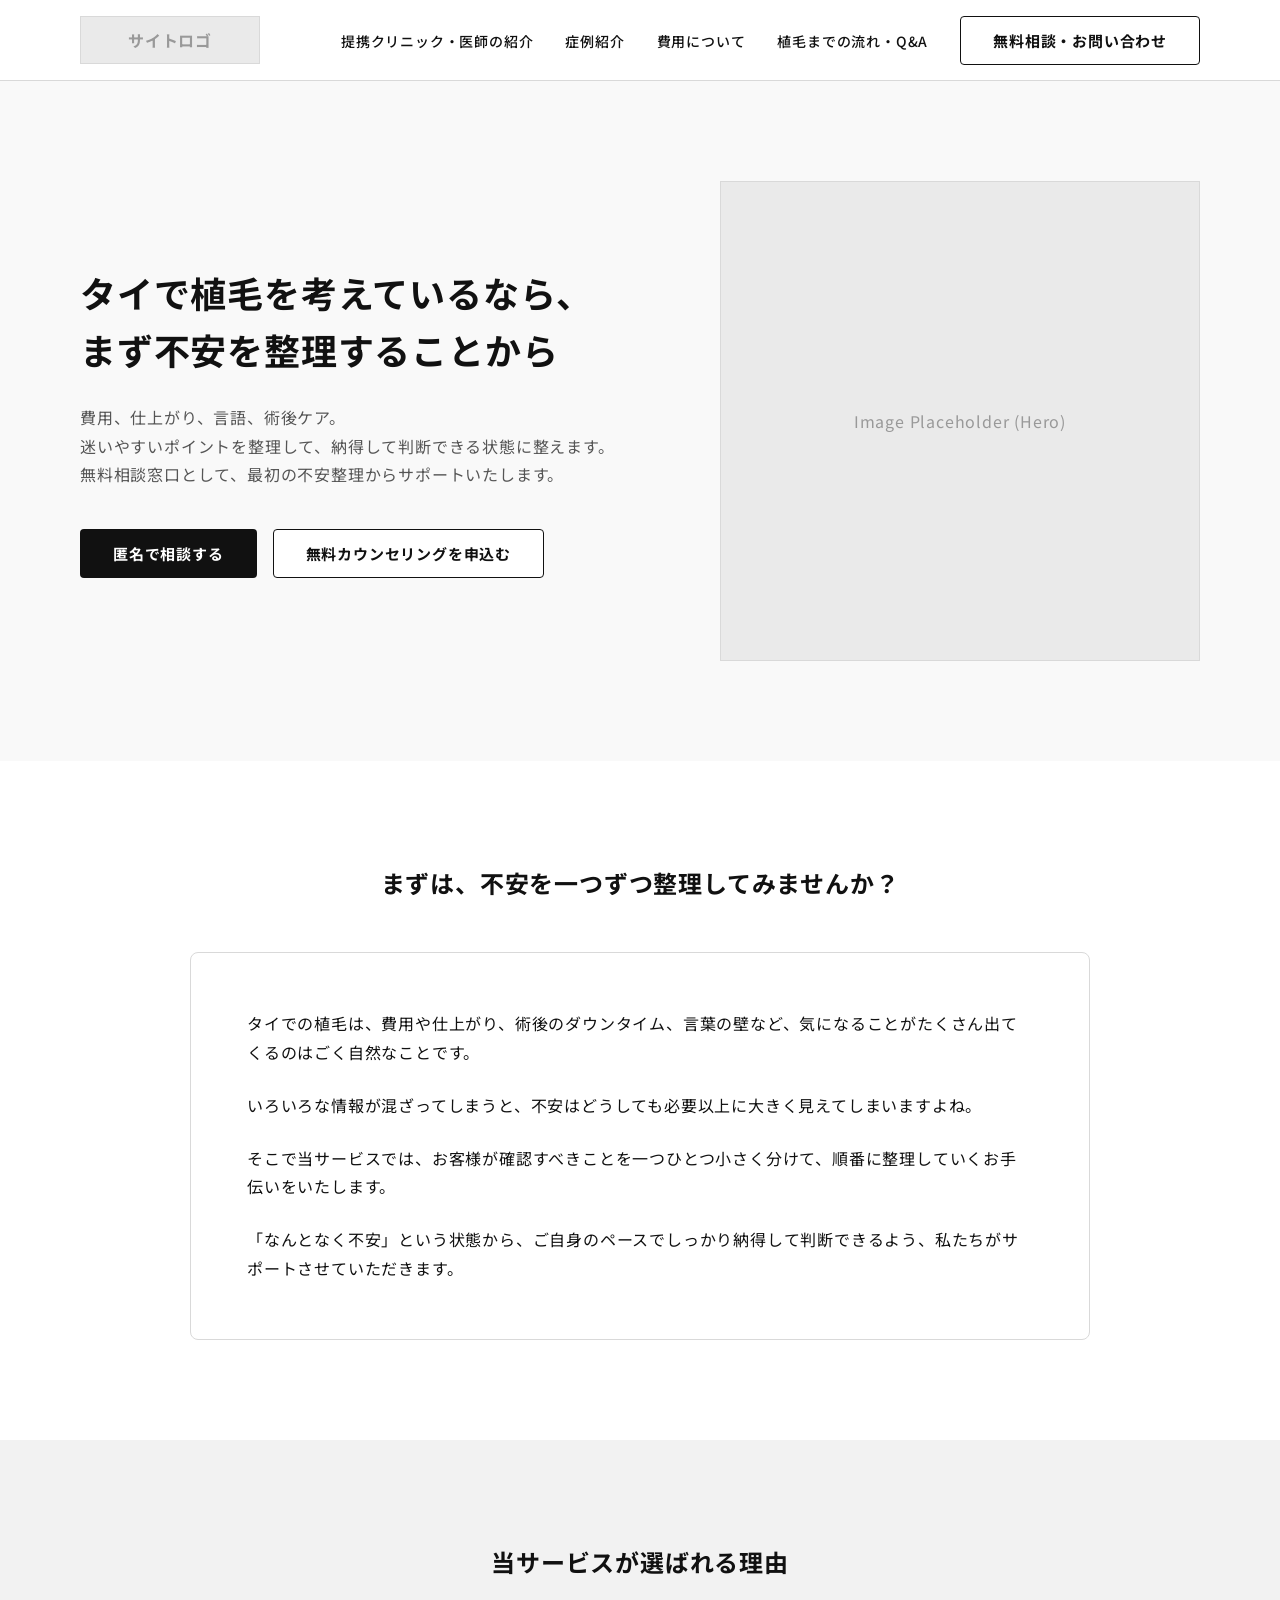
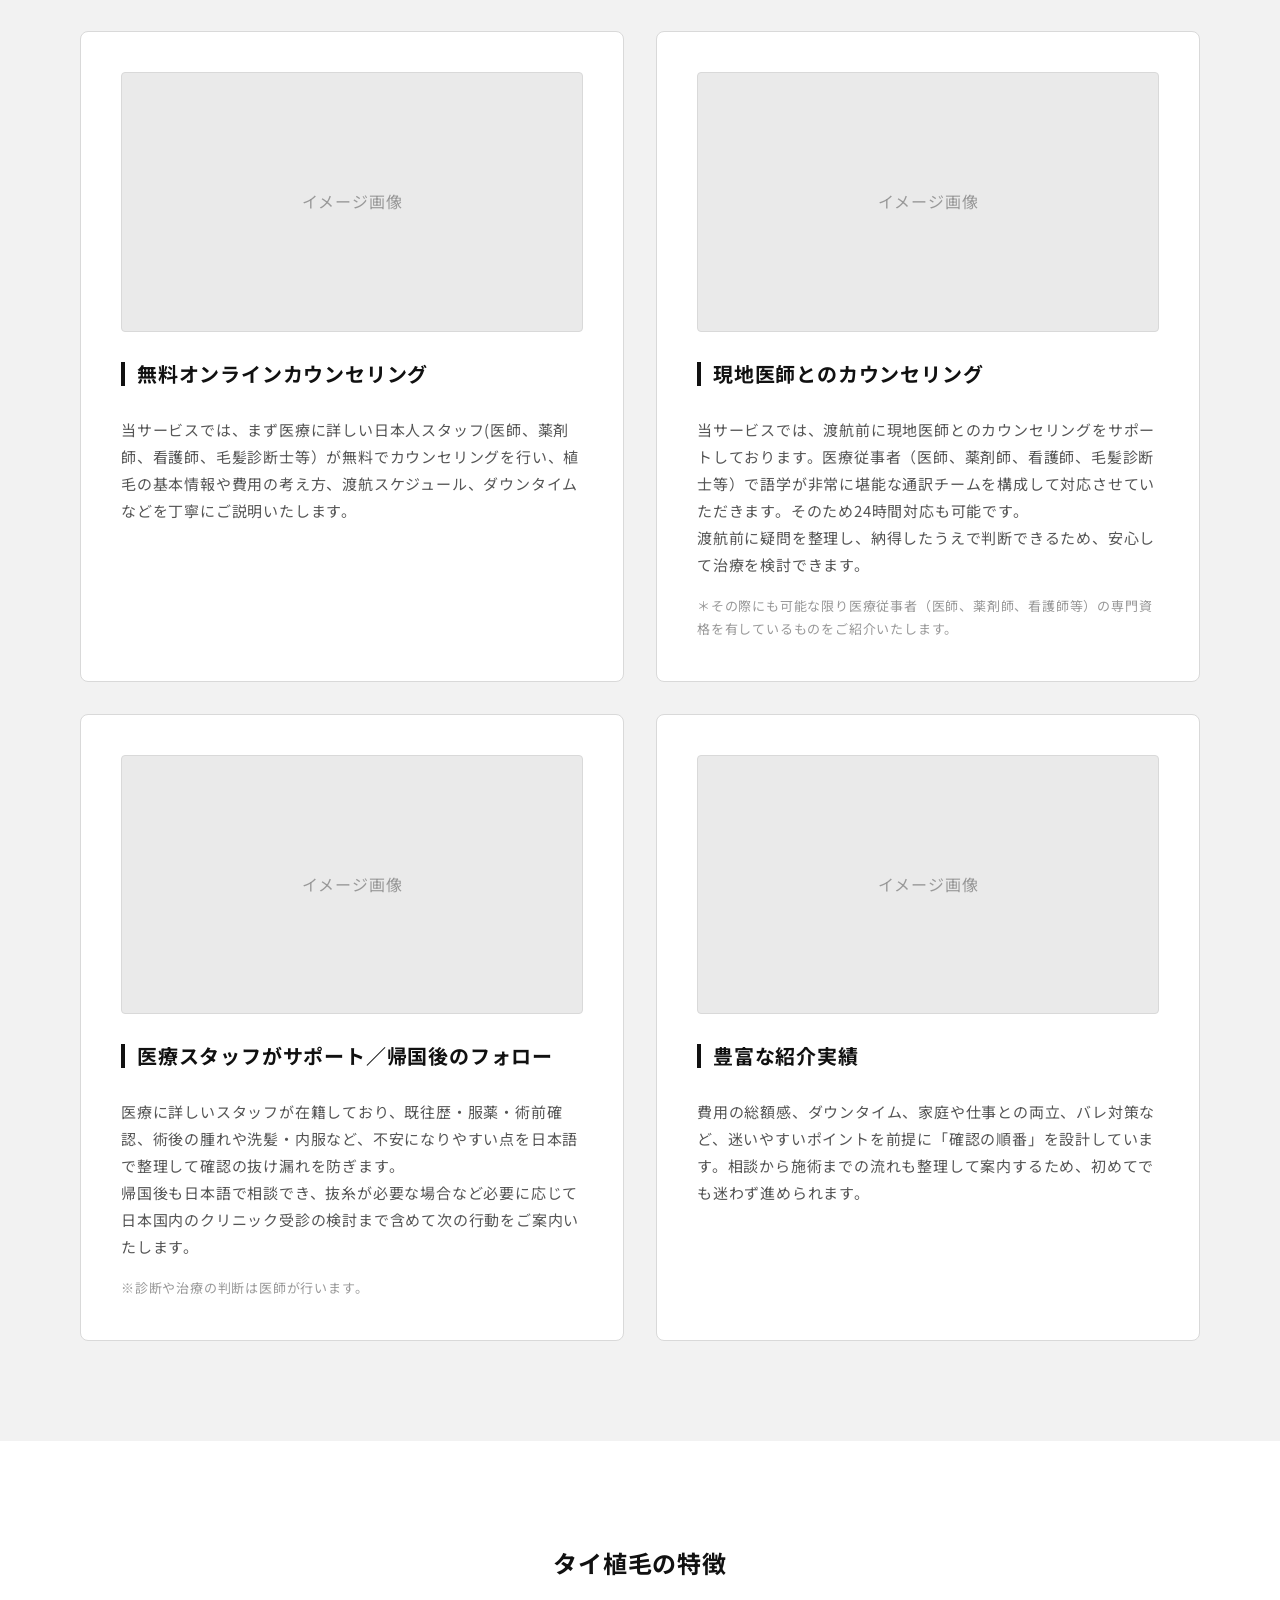
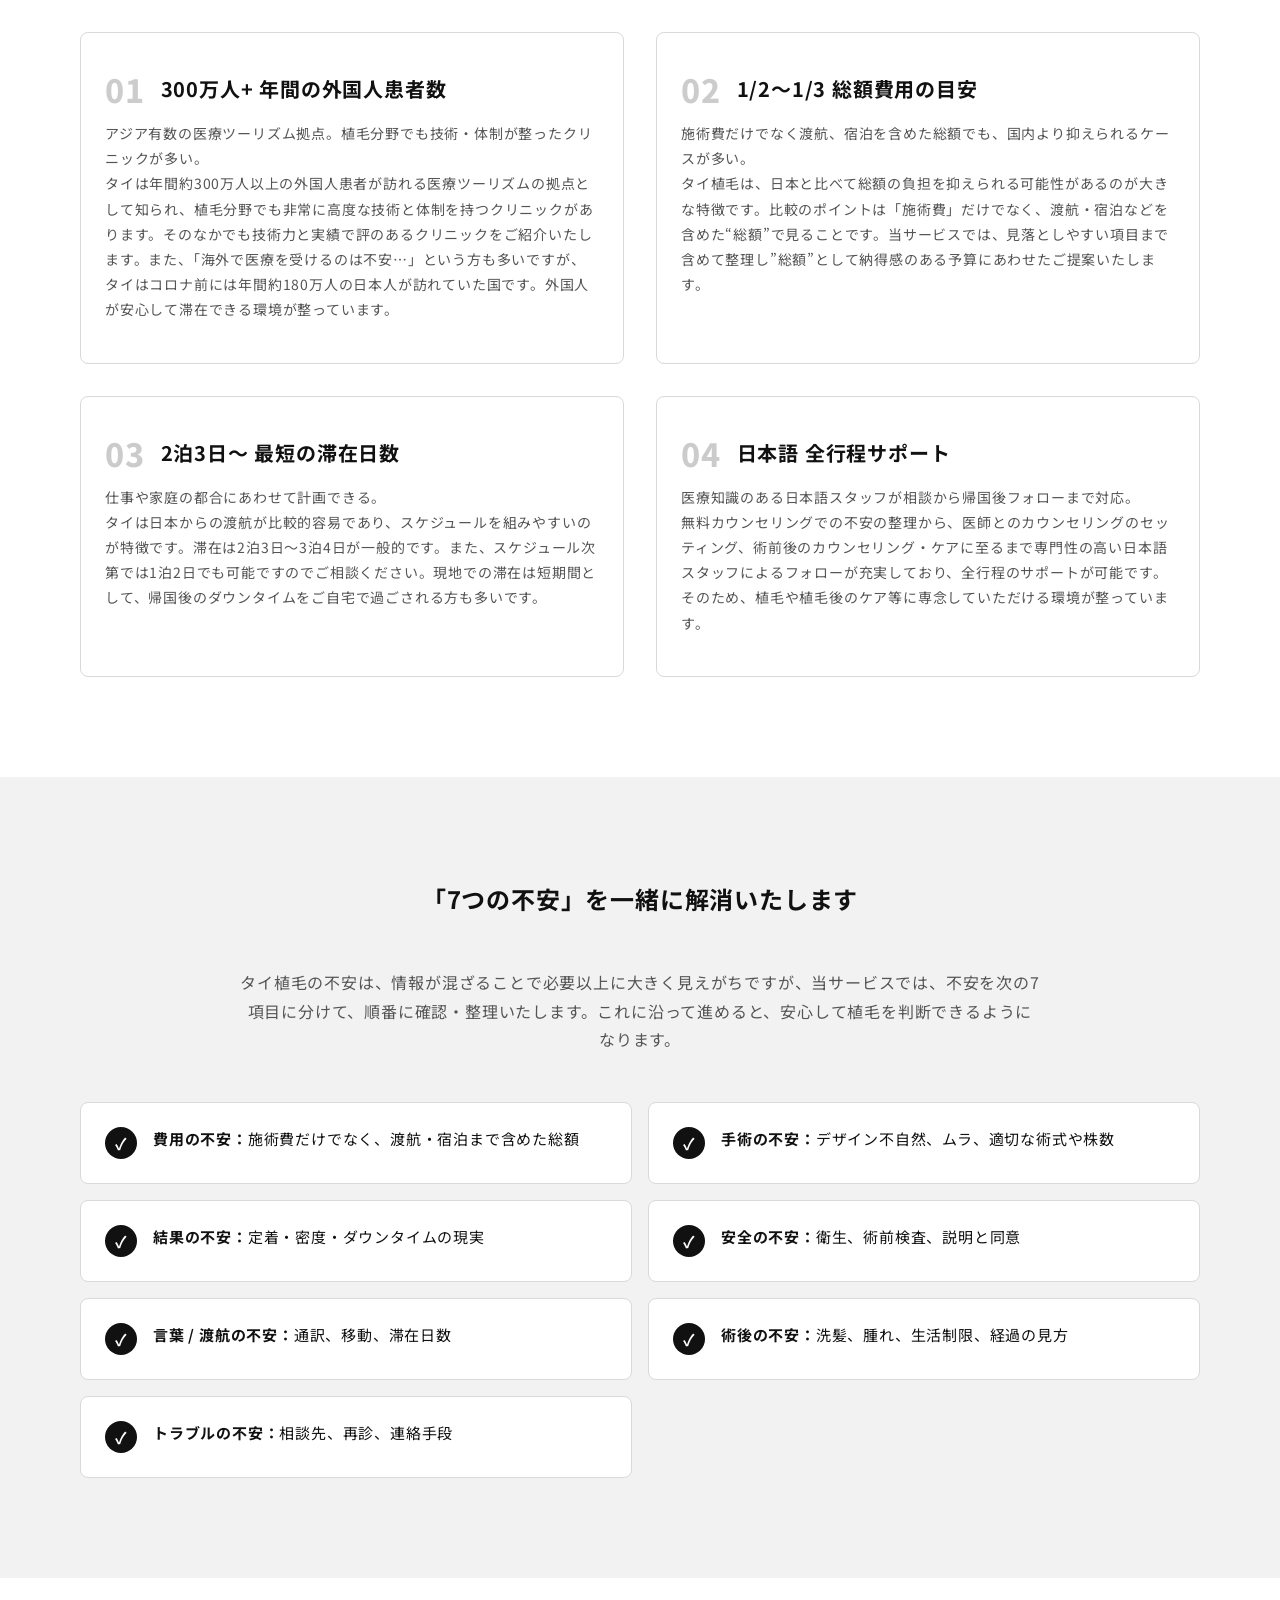
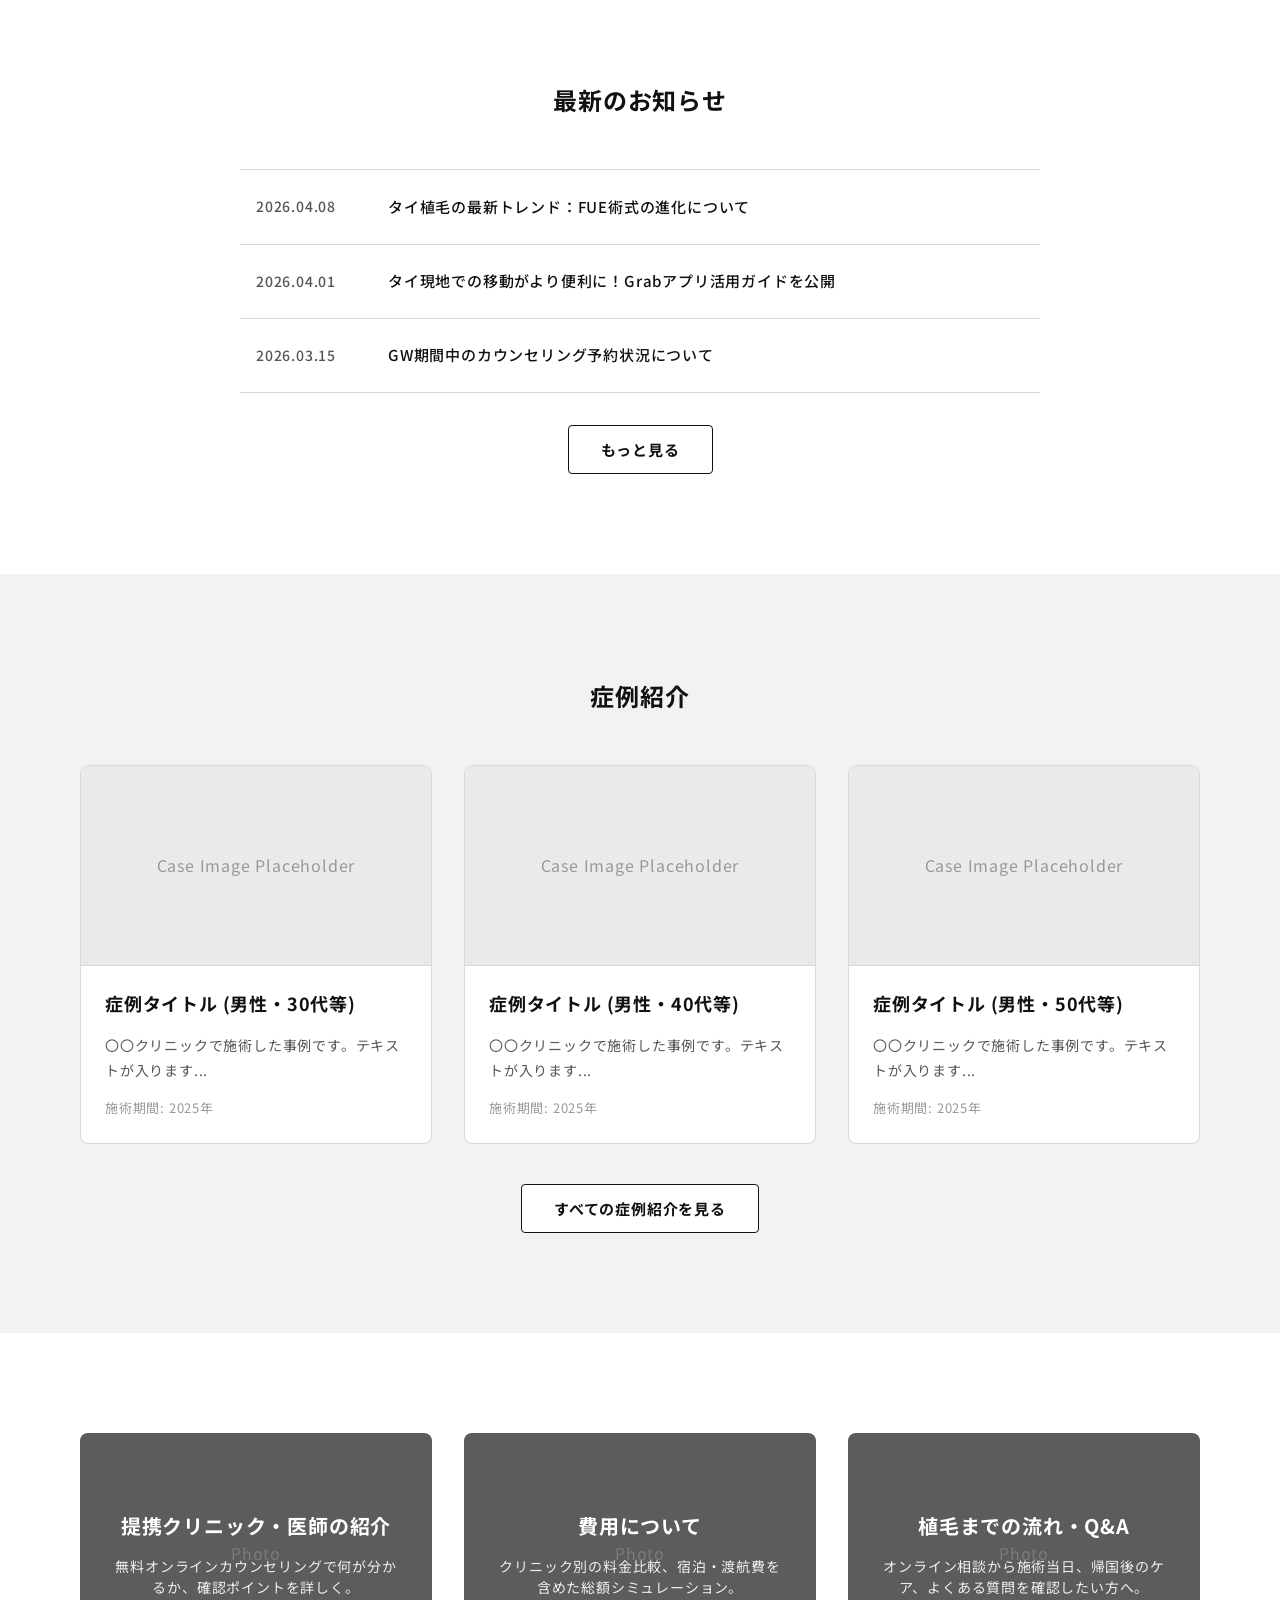
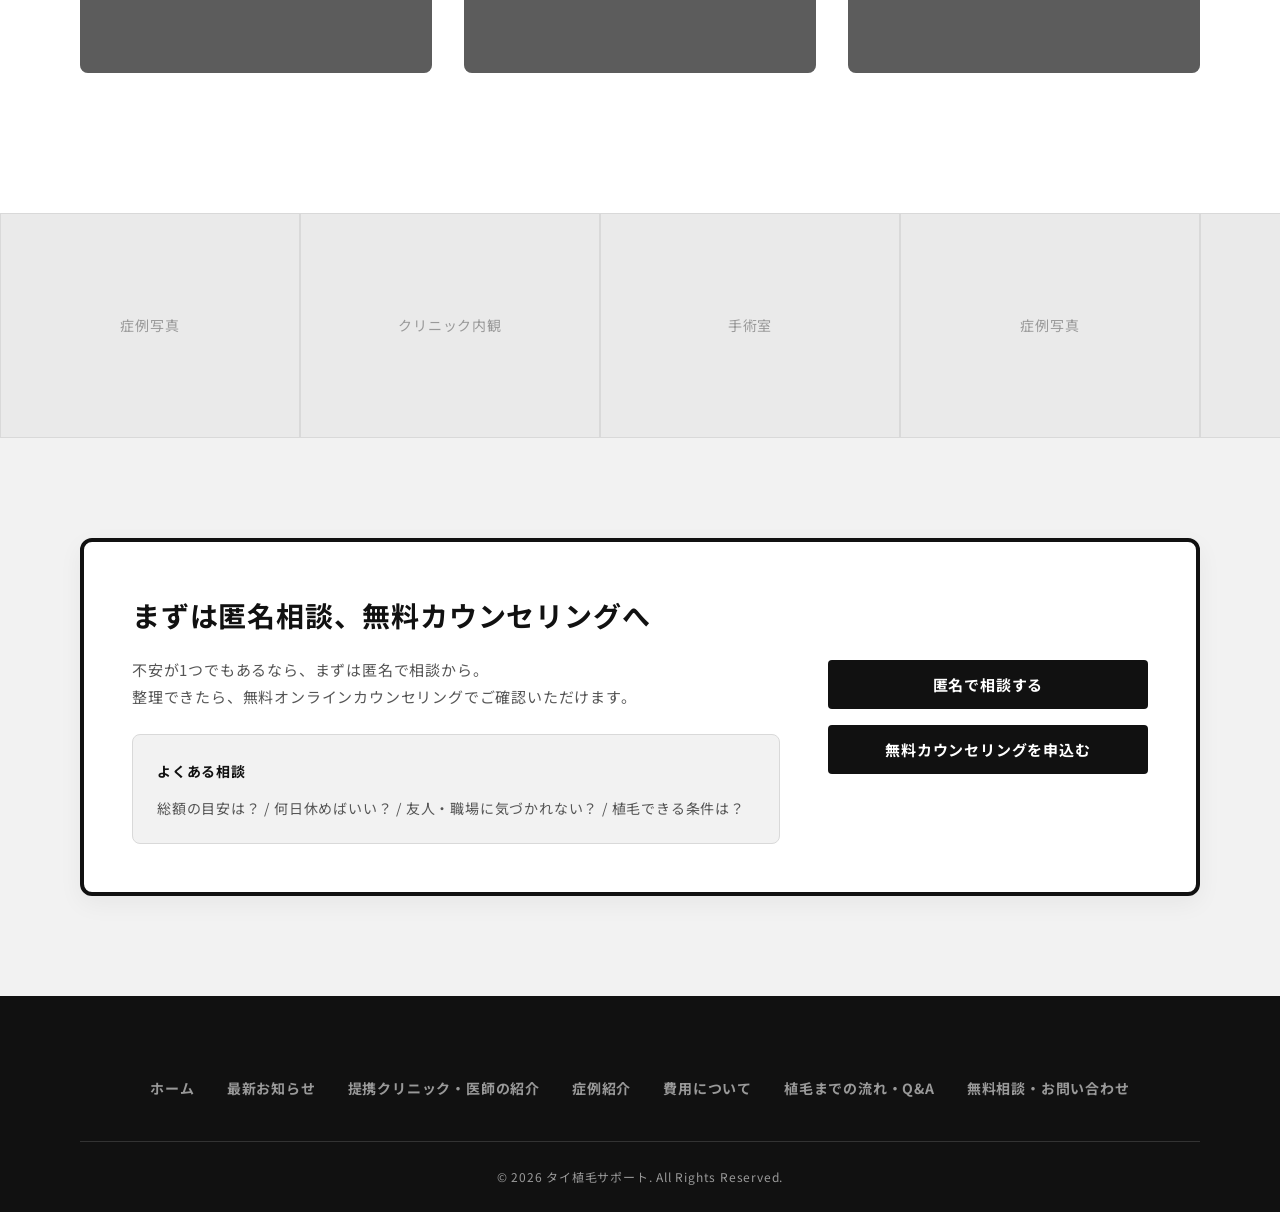
<file: index.html>
<!DOCTYPE html>
<html lang="ja">
<head>
    <meta charset="UTF-8">
    <meta name="viewport" content="width=device-width, initial-scale=1.0">
    <title>タイ植毛サポート ワイヤーフレーム (トップページ)</title>
    <link href="https://fonts.googleapis.com/css2?family=Noto+Sans+JP:wght@400;500;700;800&display=swap" rel="stylesheet">
    <link rel="stylesheet" href="./style.css">
</head>
<body>

    <!-- Header -->
    <header>
        <div class="container header-inner">
            <a href="index.html" class="logo-placeholder" style="text-decoration: none;">サイトロゴ</a>
            <nav>
                <ul class="nav-links">
                    <li><a href="clinics.html">提携クリニック・医師の紹介</a></li>
                    <li><a href="cases.html">症例紹介</a></li>
                    <li><a href="price.html">費用について</a></li>
                    <li><a href="flow.html">植毛までの流れ・Q&A</a></li>
                </ul>
            </nav>
            <div class="header-cta">
                <a href="contact.html" class="btn btn-secondary">無料相談・お問い合わせ</a>
            </div>
        </div>
    </header>

    <!-- FV -->
    <section class="fv">
        <div class="container fv-inner">
            <div class="fv-content">
                <h1 class="fv-title">タイで植毛を考えているなら、<br>まず不安を整理することから</h1>
                <p class="fv-desc">費用、仕上がり、言語、術後ケア。<br>迷いやすいポイントを整理して、納得して判断できる状態に整えます。<br>無料相談窓口として、最初の不安整理からサポートいたします。</p>
                <div class="fv-ctas">
                    <a href="contact.html" class="btn btn-line">匿名で相談する</a>
                    <a href="contact.html" class="btn btn-secondary">無料カウンセリングを申込む</a>
                </div>
            </div>
            <div class="fv-image"></div>
        </div>
    </section>

    <!-- 不安を一つずつ整理しましょう -->
    <section class="section">
        <div class="container">
            <h2 class="section-title">まずは、不安を一つずつ整理してみませんか？</h2>
            <div class="text-box">
                <p>タイでの植毛は、費用や仕上がり、術後のダウンタイム、言葉の壁など、気になることがたくさん出てくるのはごく自然なことです。</p>
                <p>いろいろな情報が混ざってしまうと、不安はどうしても必要以上に大きく見えてしまいますよね。</p>
                <p>そこで当サービスでは、お客様が確認すべきことを一つひとつ小さく分けて、順番に整理していくお手伝いをいたします。</p>
                <p>「なんとなく不安」という状態から、ご自身のペースでしっかり納得して判断できるよう、私たちがサポートさせていただきます。</p>
            </div>
        </div>
    </section>

    <!-- 当サービスが選ばれる理由 -->
    <section class="section section-bg">
        <div class="container">
            <h2 class="section-title">当サービスが選ばれる理由</h2>
            <div class="grid-2">
                <div class="reason-box">
                    <div class="reason-image">イメージ画像</div>
                    <h3 class="reason-title">無料オンラインカウンセリング</h3>
                    <p class="reason-text">当サービスでは、まず医療に詳しい日本人スタッフ(医師、薬剤師、看護師、毛髪診断士等）が無料でカウンセリングを行い、植毛の基本情報や費用の考え方、渡航スケジュール、ダウンタイムなどを丁寧にご説明いたします。</p>
                </div>
                <div class="reason-box">
                    <div class="reason-image">イメージ画像</div>
                    <h3 class="reason-title">現地医師とのカウンセリング</h3>
                    <p class="reason-text">当サービスでは、渡航前に現地医師とのカウンセリングをサポートしております。医療従事者（医師、薬剤師、看護師、毛髪診断士等）で語学が非常に堪能な通訳チームを構成して対応させていただきます。そのため24時間対応も可能です。<br>渡航前に疑問を整理し、納得したうえで判断できるため、安心して治療を検討できます。</p>
                    <span class="reason-note">＊その際にも可能な限り医療従事者（医師、薬剤師、看護師等）の専門資格を有しているものをご紹介いたします。</span>
                </div>
                <div class="reason-box">
                    <div class="reason-image">イメージ画像</div>
                    <h3 class="reason-title">医療スタッフがサポート／帰国後のフォロー</h3>
                    <p class="reason-text">医療に詳しいスタッフが在籍しており、既往歴・服薬・術前確認、術後の腫れや洗髪・内服など、不安になりやすい点を日本語で整理して確認の抜け漏れを防ぎます。<br>帰国後も日本語で相談でき、抜糸が必要な場合など必要に応じて日本国内のクリニック受診の検討まで含めて次の行動をご案内いたします。</p>
                    <span class="reason-note">※診断や治療の判断は医師が行います。</span>
                </div>
                <div class="reason-box">
                    <div class="reason-image">イメージ画像</div>
                    <h3 class="reason-title">豊富な紹介実績</h3>
                    <p class="reason-text">費用の総額感、ダウンタイム、家庭や仕事との両立、バレ対策など、迷いやすいポイントを前提に「確認の順番」を設計しています。相談から施術までの流れも整理して案内するため、初めてでも迷わず進められます。</p>
                </div>
            </div>
        </div>
    </section>

    <!-- タイ植毛の特徴 -->
    <section class="section">
        <div class="container">
            <h2 class="section-title">タイ植毛の特徴</h2>
            <div class="grid-2">
                <div class="feature-card">
                    <div class="feature-header">
                        <div class="feature-number">01</div>
                        <h3 class="feature-title">300万人+ 年間の外国人患者数</h3>
                    </div>
                    <p class="feature-text">アジア有数の医療ツーリズム拠点。植毛分野でも技術・体制が整ったクリニックが多い。<br>タイは年間約300万人以上の外国人患者が訪れる医療ツーリズムの拠点として知られ、植毛分野でも非常に高度な技術と体制を持つクリニックがあります。そのなかでも技術力と実績で評のあるクリニックをご紹介いたします。また、「海外で医療を受けるのは不安…」という方も多いですが、タイはコロナ前には年間約180万人の日本人が訪れていた国です。外国人が安心して滞在できる環境が整っています。</p>
                </div>
                <div class="feature-card">
                    <div class="feature-header">
                        <div class="feature-number">02</div>
                        <h3 class="feature-title">1/2〜1/3 総額費用の目安</h3>
                    </div>
                    <p class="feature-text">施術費だけでなく渡航、宿泊を含めた総額でも、国内より抑えられるケースが多い。<br>タイ植毛は、日本と比べて総額の負担を抑えられる可能性があるのが大きな特徴です。比較のポイントは「施術費」だけでなく、渡航・宿泊などを含めた“総額”で見ることです。当サービスでは、見落としやすい項目まで含めて整理し”総額”として納得感のある予算にあわせたご提案いたします。</p>
                </div>
                <div class="feature-card">
                    <div class="feature-header">
                        <div class="feature-number">03</div>
                        <h3 class="feature-title">2泊3日～ 最短の滞在日数</h3>
                    </div>
                    <p class="feature-text">仕事や家庭の都合にあわせて計画できる。<br>タイは日本からの渡航が比較的容易であり、スケジュールを組みやすいのが特徴です。滞在は2泊3日〜3泊4日が一般的です。また、スケジュール次第では1泊2日でも可能ですのでご相談ください。現地での滞在は短期間として、帰国後のダウンタイムをご自宅で過ごされる方も多いです。</p>
                </div>
                <div class="feature-card">
                    <div class="feature-header">
                        <div class="feature-number">04</div>
                        <h3 class="feature-title">日本語 全行程サポート</h3>
                    </div>
                    <p class="feature-text">医療知識のある日本語スタッフが相談から帰国後フォローまで対応。<br>無料カウンセリングでの不安の整理から、医師とのカウンセリングのセッティング、術前後のカウンセリング・ケアに至るまで専門性の高い日本語スタッフによるフォローが充実しており、全行程のサポートが可能です。そのため、植毛や植毛後のケア等に専念していただける環境が整っています。</p>
                </div>
            </div>
        </div>
    </section>

    <!-- 「7つの不安」を一緒に解消いたします -->
    <section class="section section-bg">
        <div class="container">
            <h2 class="section-title">「7つの不安」を一緒に解消いたします</h2>
            <p class="section-lead">タイ植毛の不安は、情報が混ざることで必要以上に大きく見えがちですが、当サービスでは、不安を次の7項目に分けて、順番に確認・整理いたします。これに沿って進めると、安心して植毛を判断できるようになります。</p>
            
            <div class="grid-2" style="gap: 16px;">
                <div class="anxiety-box">
                    <div class="anxiety-icon">✓</div>
                    <div class="anxiety-text"><strong>費用の不安：</strong>施術費だけでなく、渡航・宿泊まで含めた総額</div>
                </div>
                <div class="anxiety-box">
                    <div class="anxiety-icon">✓</div>
                    <div class="anxiety-text"><strong>手術の不安：</strong>デザイン不自然、ムラ、適切な術式や株数</div>
                </div>
                <div class="anxiety-box">
                    <div class="anxiety-icon">✓</div>
                    <div class="anxiety-text"><strong>結果の不安：</strong>定着・密度・ダウンタイムの現実</div>
                </div>
                <div class="anxiety-box">
                    <div class="anxiety-icon">✓</div>
                    <div class="anxiety-text"><strong>安全の不安：</strong>衛生、術前検査、説明と同意</div>
                </div>
                <div class="anxiety-box">
                    <div class="anxiety-icon">✓</div>
                    <div class="anxiety-text"><strong>言葉 / 渡航の不安：</strong>通訳、移動、滞在日数</div>
                </div>
                <div class="anxiety-box">
                    <div class="anxiety-icon">✓</div>
                    <div class="anxiety-text"><strong>術後の不安：</strong>洗髪、腫れ、生活制限、経過の見方</div>
                </div>
                <div class="anxiety-box">
                    <div class="anxiety-icon">✓</div>
                    <div class="anxiety-text"><strong>トラブルの不安：</strong>相談先、再診、連絡手段</div>
                </div>
            </div>
        </div>
    </section>

    <!-- 最新のお知らせ -->
    <section id="news" class="section">
        <div class="container">
            <h2 class="section-title">最新のお知らせ</h2>
            <ul class="news-list">
                <li>
                    <a href="#">
                        <time class="news-date">2026.04.08</time>
                        <span class="news-title">タイ植毛の最新トレンド：FUE術式の進化について</span>
                    </a>
                </li>
                <li>
                    <a href="#">
                        <time class="news-date">2026.04.01</time>
                        <span class="news-title">タイ現地での移動がより便利に！Grabアプリ活用ガイドを公開</span>
                    </a>
                </li>
                <li>
                    <a href="#">
                        <time class="news-date">2026.03.15</time>
                        <span class="news-title">GW期間中のカウンセリング予約状況について</span>
                    </a>
                </li>
            </ul>
            <div style="text-align: center; margin-top: 32px;">
                <a href="news.html" class="btn btn-secondary">もっと見る</a>
            </div>
        </div>
    </section>

    <!-- 症例 -->
    <section class="section section-bg">
        <div class="container">
            <h2 class="section-title">症例紹介</h2>
            <div class="grid-3">
                <div class="card">
                    <div class="card-image">Case Image Placeholder</div>
                    <div class="card-content">
                        <h3 class="card-title">症例タイトル (男性・30代等)</h3>
                        <p class="card-text">〇〇クリニックで施術した事例です。テキストが入ります...</p>
                        <div class="card-meta" style="margin-top: 12px; margin-bottom: 0;">施術期間: 2025年</div>
                    </div>
                </div>
                <div class="card">
                    <div class="card-image">Case Image Placeholder</div>
                    <div class="card-content">
                        <h3 class="card-title">症例タイトル (男性・40代等)</h3>
                        <p class="card-text">〇〇クリニックで施術した事例です。テキストが入ります...</p>
                        <div class="card-meta" style="margin-top: 12px; margin-bottom: 0;">施術期間: 2025年</div>
                    </div>
                </div>
                <div class="card">
                    <div class="card-image">Case Image Placeholder</div>
                    <div class="card-content">
                        <h3 class="card-title">症例タイトル (男性・50代等)</h3>
                        <p class="card-text">〇〇クリニックで施術した事例です。テキストが入ります...</p>
                        <div class="card-meta" style="margin-top: 12px; margin-bottom: 0;">施術期間: 2025年</div>
                    </div>
                </div>
            </div>
            <div style="text-align: center; margin-top: 40px;">
                <a href="#" class="btn btn-secondary">すべての症例紹介を見る</a>
            </div>
        </div>
    </section>

    <!-- 他ページ誘導 -->
    <section class="section">
        <div class="container">
            <div class="grid-3">
                <a href="clinics.html" class="banner-card">
                    <div class="banner-bg">Photo</div>
                    <div class="banner-overlay"></div>
                    <div class="banner-content">
                        <h3 class="banner-title">提携クリニック・医師の紹介</h3>
                        <p class="banner-text">無料オンラインカウンセリングで何が分かるか、確認ポイントを詳しく。</p>
                    </div>
                </a>
                <a href="price.html" class="banner-card">
                    <div class="banner-bg">Photo</div>
                    <div class="banner-overlay"></div>
                    <div class="banner-content">
                        <h3 class="banner-title">費用について</h3>
                        <p class="banner-text">クリニック別の料金比較、宿泊・渡航費を含めた総額シミュレーション。</p>
                    </div>
                </a>
                <a href="flow.html" class="banner-card">
                    <div class="banner-bg">Photo</div>
                    <div class="banner-overlay"></div>
                    <div class="banner-content">
                        <h3 class="banner-title">植毛までの流れ・Q&A</h3>
                        <p class="banner-text">オンライン相談から施術当日、帰国後のケア、よくある質問を確認したい方へ。</p>
                    </div>
                </a>
            </div>
        </div>
    </section>

    <!-- 無限スライダー -->
    <div class="marquee-wrapper">
        <div class="marquee-content">
            <div class="marquee-item">症例写真</div>
            <div class="marquee-item">クリニック内観</div>
            <div class="marquee-item">手術室</div>
            <div class="marquee-item">症例写真</div>
            <div class="marquee-item">クリニック内観</div>
            <div class="marquee-item">手術室</div>
            <div class="marquee-item">症例写真</div>
            <div class="marquee-item">クリニック内観</div>
            <!-- Duplicate for seamless loop -->
            <div class="marquee-item">症例写真</div>
            <div class="marquee-item">クリニック内観</div>
            <div class="marquee-item">手術室</div>
            <div class="marquee-item">症例写真</div>
            <div class="marquee-item">クリニック内観</div>
            <div class="marquee-item">手術室</div>
            <div class="marquee-item">症例写真</div>
            <div class="marquee-item">クリニック内観</div>
        </div>
    </div>

    <!-- CTA: まずは匿名相談、無料カウンセリングへ -->
    <section class="section section-bg">

        <div class="container">
            <div class="cta-box">
                <div class="cta-col-text">
                    <h2 class="cta-title">まずは匿名相談、無料カウンセリングへ</h2>
                    <p class="cta-text">
                        不安が1つでもあるなら、まずは匿名で相談から。<br>
                        整理できたら、無料オンラインカウンセリングでご確認いただけます。
                    </p>
                    
                    <div class="cta-points">
                        <p>よくある相談</p>
                        <p class="cta-slash-list">総額の目安は？ / 何日休めばいい？ / 友人・職場に気づかれない？ / 植毛できる条件は？</p>
                    </div>
                </div>

                <div class="cta-col-btns">
                    <div class="cta-buttons-vertical">
                        <a href="contact.html" class="btn btn-line">匿名で相談する</a>
                        <a href="contact.html" class="btn btn-primary">無料カウンセリングを申込む</a>
                    </div>
                </div>
            </div>
        </div>
    </section>

    <!-- Footer -->
    <footer>
        <div class="container">
            <div class="footer-inner" style="flex-direction: column; align-items: center; text-align: center; margin-bottom: 40px; gap: 40px;">
                <nav class="footer-nav-horizontal">
                    <a href="index.html">ホーム</a>
                    <a href="news.html">最新お知らせ</a>
                    <a href="clinics.html">提携クリニック・医師の紹介</a>
                    <a href="cases.html">症例紹介</a>
                    <a href="price.html">費用について</a>
                    <a href="flow.html">植毛までの流れ・Q&A</a>
                    <a href="contact.html">無料相談・お問い合わせ</a>
                </nav>
            </div>
            <div class="copyright">
                &copy; 2026 タイ植毛サポート. All Rights Reserved.
            </div>
        </div>
    </footer>

</body>
</html>
</file>
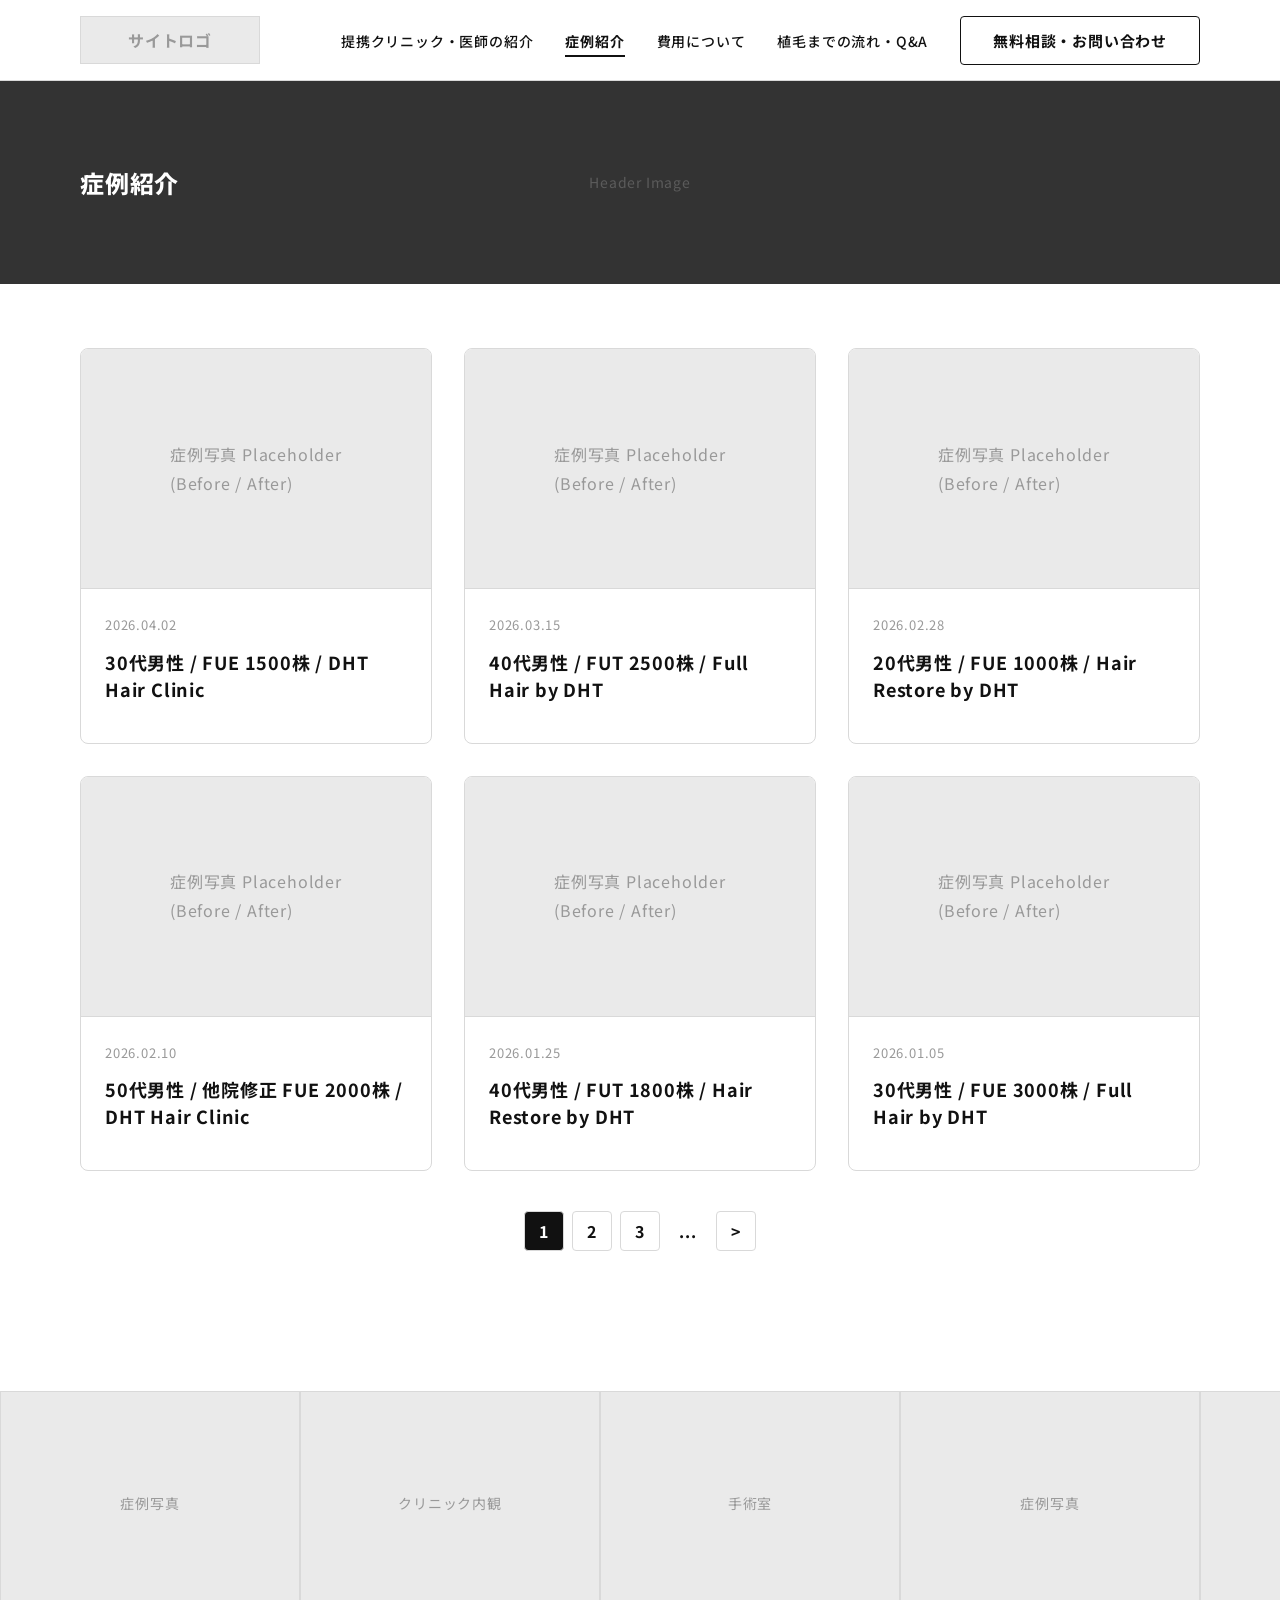
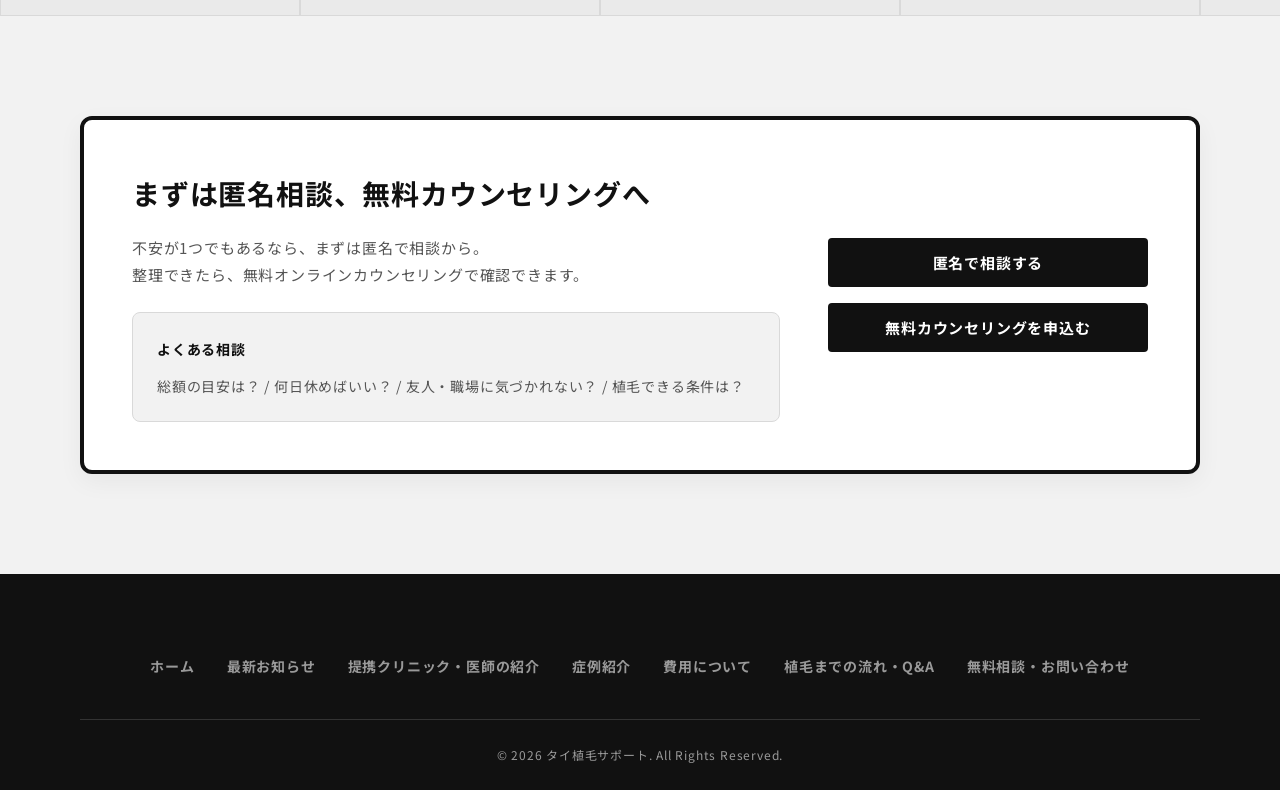
<file: cases.html>
<!DOCTYPE html>
<html lang="ja">
<head>
    <meta charset="UTF-8">
    <meta name="viewport" content="width=device-width, initial-scale=1.0">
    <title>症例紹介 - タイ植毛サポート</title>
    <link href="https://fonts.googleapis.com/css2?family=Noto+Sans+JP:wght@400;500;700;800&display=swap" rel="stylesheet">
    <link rel="stylesheet" href="./style.css">
    <style>
        .blog-grid { display: grid; grid-template-columns: repeat(3, 1fr); gap: 32px; margin-bottom: 40px; }
        .pagination { display: flex; justify-content: center; gap: 8px; margin-top: 40px; }
        .page-link { width: 40px; height: 40px; border: 1px solid var(--border-color); display: flex; align-items: center; justify-content: center; text-decoration: none; color: var(--text-primary); border-radius: 4px; font-weight: bold;}
        .page-link.active { background: var(--text-primary); color: #fff; }
        
        .category-tabs { display: flex; gap: 16px; justify-content: center; margin-bottom: 48px; }
        .cat-tab { padding: 8px 24px; border: 1px solid var(--border-color); border-radius: 40px; text-decoration: none; color: var(--text-primary); }
        .cat-tab.active { background: var(--text-primary); color: #fff; }
    </style>
</head>
<body>

    <!-- Header -->
    <header>
        <div class="container header-inner">
            <a href="index.html" class="logo-placeholder" style="text-decoration: none;">サイトロゴ</a>
            <nav>
                <ul class="nav-links">
                    <li><a href="clinics.html">提携クリニック・医師の紹介</a></li>
                    <li><a href="cases.html" style="font-weight: 700; border-bottom: 2px solid var(--text-primary); padding-bottom: 4px;">症例紹介</a></li>
                    <li><a href="price.html">費用について</a></li>
                    <li><a href="flow.html">植毛までの流れ・Q&A</a></li>
                </ul>
            </nav>
            <div class="header-cta">
                <a href="contact.html" class="btn btn-secondary">無料相談・お問い合わせ</a>
            </div>
        </div>
    </header>

        <!-- Page Header -->
    <div class="page-header">
        <div class="container">
            <h1 class="page-title">症例紹介</h1>
        </div>
    </div>

    <!-- Content -->
    <section class="section" style="padding-top: 64px;">
        <div class="container">

            <div class="blog-grid">
                <!-- Card 1 -->
                <a href="#" class="card">
                    <div class="card-image" style="height: 240px;">症例写真 Placeholder<br>(Before / After)</div>
                    <div class="card-content">
                        <div class="card-meta">2026.04.02 </div>
                        <h3 class="card-title">30代男性 / FUE 1500株 / DHT Hair Clinic</h3>
                    </div>
                </a>
                
                <!-- Card 2 -->
                <a href="#" class="card">
                    <div class="card-image" style="height: 240px;">症例写真 Placeholder<br>(Before / After)</div>
                    <div class="card-content">
                        <div class="card-meta">2026.03.15 </div>
                        <h3 class="card-title">40代男性 / FUT 2500株 / Full Hair by DHT</h3>
                    </div>
                </a>
                
                <!-- Card 3 -->
                <a href="#" class="card">
                    <div class="card-image" style="height: 240px;">症例写真 Placeholder<br>(Before / After)</div>
                    <div class="card-content">
                        <div class="card-meta">2026.02.28 </div>
                        <h3 class="card-title">20代男性 / FUE 1000株 / Hair Restore by DHT</h3>
                    </div>
                </a>

                <!-- Card 4 -->
                <a href="#" class="card">
                    <div class="card-image" style="height: 240px;">症例写真 Placeholder<br>(Before / After)</div>
                    <div class="card-content">
                        <div class="card-meta">2026.02.10 </div>
                        <h3 class="card-title">50代男性 / 他院修正 FUE 2000株 / DHT Hair Clinic</h3>
                    </div>
                </a>

                <!-- Card 5 -->
                <a href="#" class="card">
                    <div class="card-image" style="height: 240px;">症例写真 Placeholder<br>(Before / After)</div>
                    <div class="card-content">
                        <div class="card-meta">2026.01.25 </div>
                        <h3 class="card-title">40代男性 / FUT 1800株 / Hair Restore by DHT</h3>
                    </div>
                </a>

                <!-- Card 6 -->
                <a href="#" class="card">
                    <div class="card-image" style="height: 240px;">症例写真 Placeholder<br>(Before / After)</div>
                    <div class="card-content">
                        <div class="card-meta">2026.01.05 </div>
                        <h3 class="card-title">30代男性 / FUE 3000株 / Full Hair by DHT</h3>
                    </div>
                </a>
            </div>

            <div class="pagination">
                <a href="#" class="page-link active">1</a>
                <a href="#" class="page-link">2</a>
                <a href="#" class="page-link">3</a>
                <span class="page-link" style="border: none;">...</span>
                <a href="#" class="page-link">&gt;</a>
            </div>

        </div>
    </section>

    <!-- 無限スライダー -->
    <div class="marquee-wrapper">
        <div class="marquee-content">
            <div class="marquee-item">症例写真</div>
            <div class="marquee-item">クリニック内観</div>
            <div class="marquee-item">手術室</div>
            <div class="marquee-item">症例写真</div>
            <div class="marquee-item">クリニック内観</div>
            <div class="marquee-item">手術室</div>
            <div class="marquee-item">症例写真</div>
            <div class="marquee-item">クリニック内観</div>
            <!-- Duplicate for seamless loop -->
            <div class="marquee-item">症例写真</div>
            <div class="marquee-item">クリニック内観</div>
            <div class="marquee-item">手術室</div>
            <div class="marquee-item">症例写真</div>
            <div class="marquee-item">クリニック内観</div>
            <div class="marquee-item">手術室</div>
            <div class="marquee-item">症例写真</div>
            <div class="marquee-item">クリニック内観</div>
        </div>
    </div>

    <!-- CTA: まずは匿名相談、無料カウンセリングへ -->
    <section class="section section-bg">

        <div class="container">
            <div class="cta-box">
                <div class="cta-col-text">
                    <h2 class="cta-title">まずは匿名相談、無料カウンセリングへ</h2>
                    <p class="cta-text">
                        不安が1つでもあるなら、まずは匿名で相談から。<br>
                        整理できたら、無料オンラインカウンセリングで確認できます。
                    </p>
                    
                    <div class="cta-points">
                        <p>よくある相談</p>
                        <p class="cta-slash-list">総額の目安は？ / 何日休めばいい？ / 友人・職場に気づかれない？ / 植毛できる条件は？</p>
                    </div>
                </div>

                <div class="cta-col-btns">
                    <div class="cta-buttons-vertical">
                        <a href="contact.html" class="btn btn-line">匿名で相談する</a>
                        <a href="contact.html" class="btn btn-primary">無料カウンセリングを申込む</a>
                    </div>
                </div>
            </div>
        </div>
    </section>

    

    <!-- Footer -->
    <footer>
        <div class="container">
            <div class="footer-inner" style="flex-direction: column; align-items: center; text-align: center; margin-bottom: 40px; gap: 40px;">
                <nav class="footer-nav-horizontal">
                    <a href="index.html">ホーム</a>
                    <a href="news.html">最新お知らせ</a>
                    <a href="clinics.html">提携クリニック・医師の紹介</a>
                    <a href="cases.html">症例紹介</a>
                    <a href="price.html">費用について</a>
                    <a href="flow.html">植毛までの流れ・Q&A</a>
                    <a href="contact.html">無料相談・お問い合わせ</a>
                </nav>
            </div>
            <div class="copyright">
                &copy; 2026 タイ植毛サポート. All Rights Reserved.
            </div>
        </div>
    </footer>

</body>
</html>
</file>
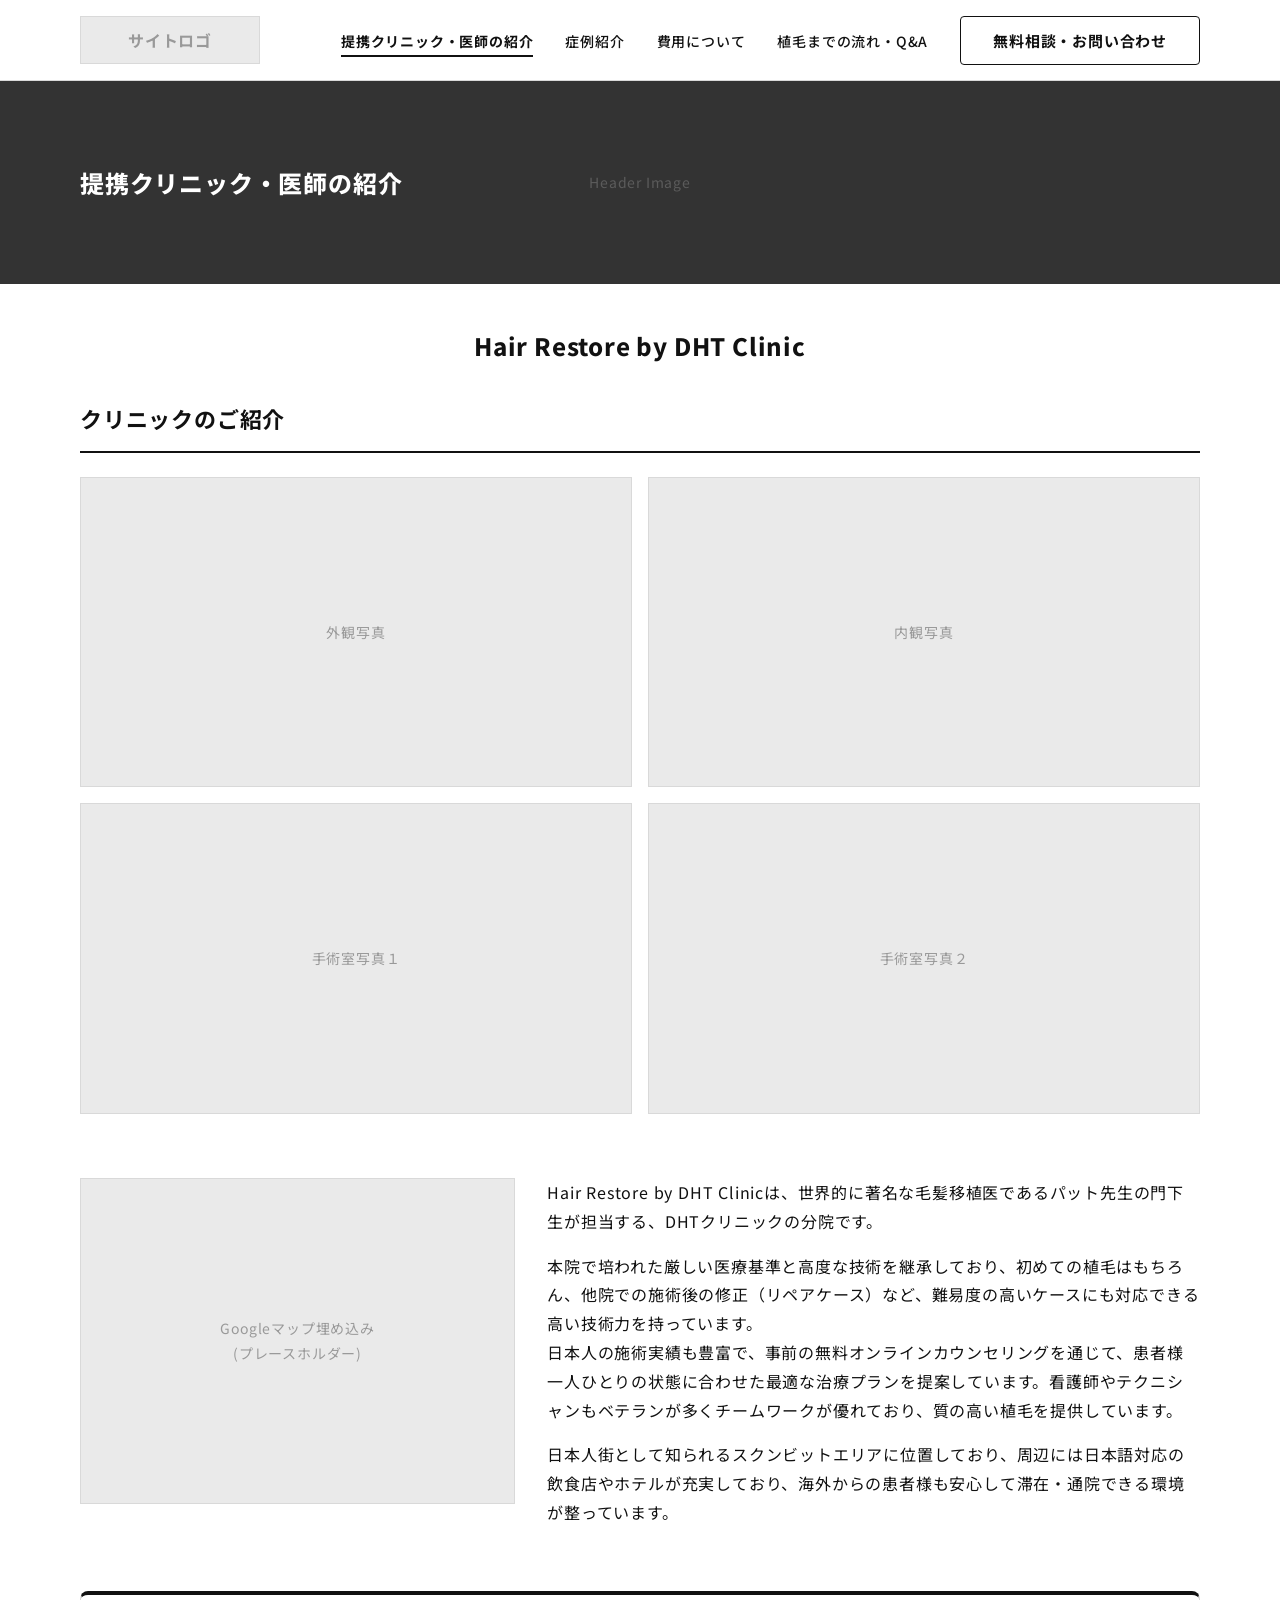
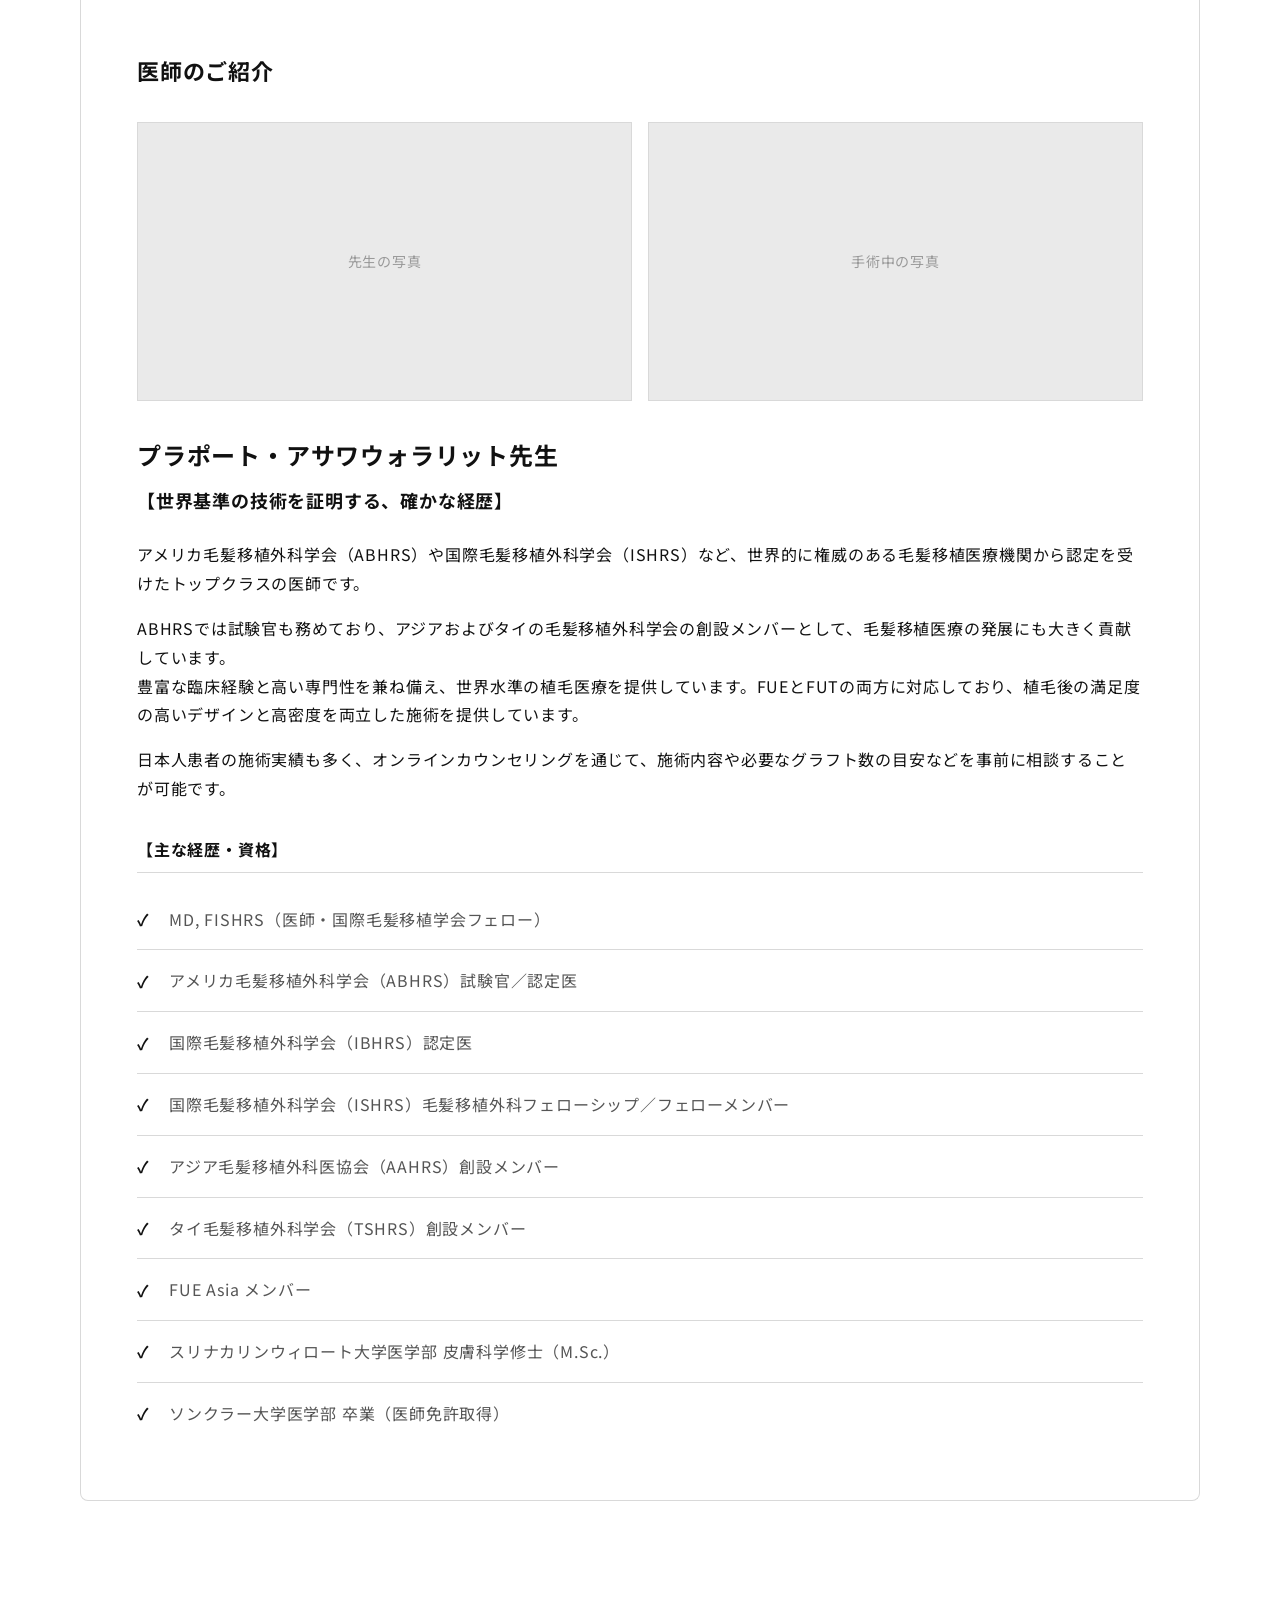
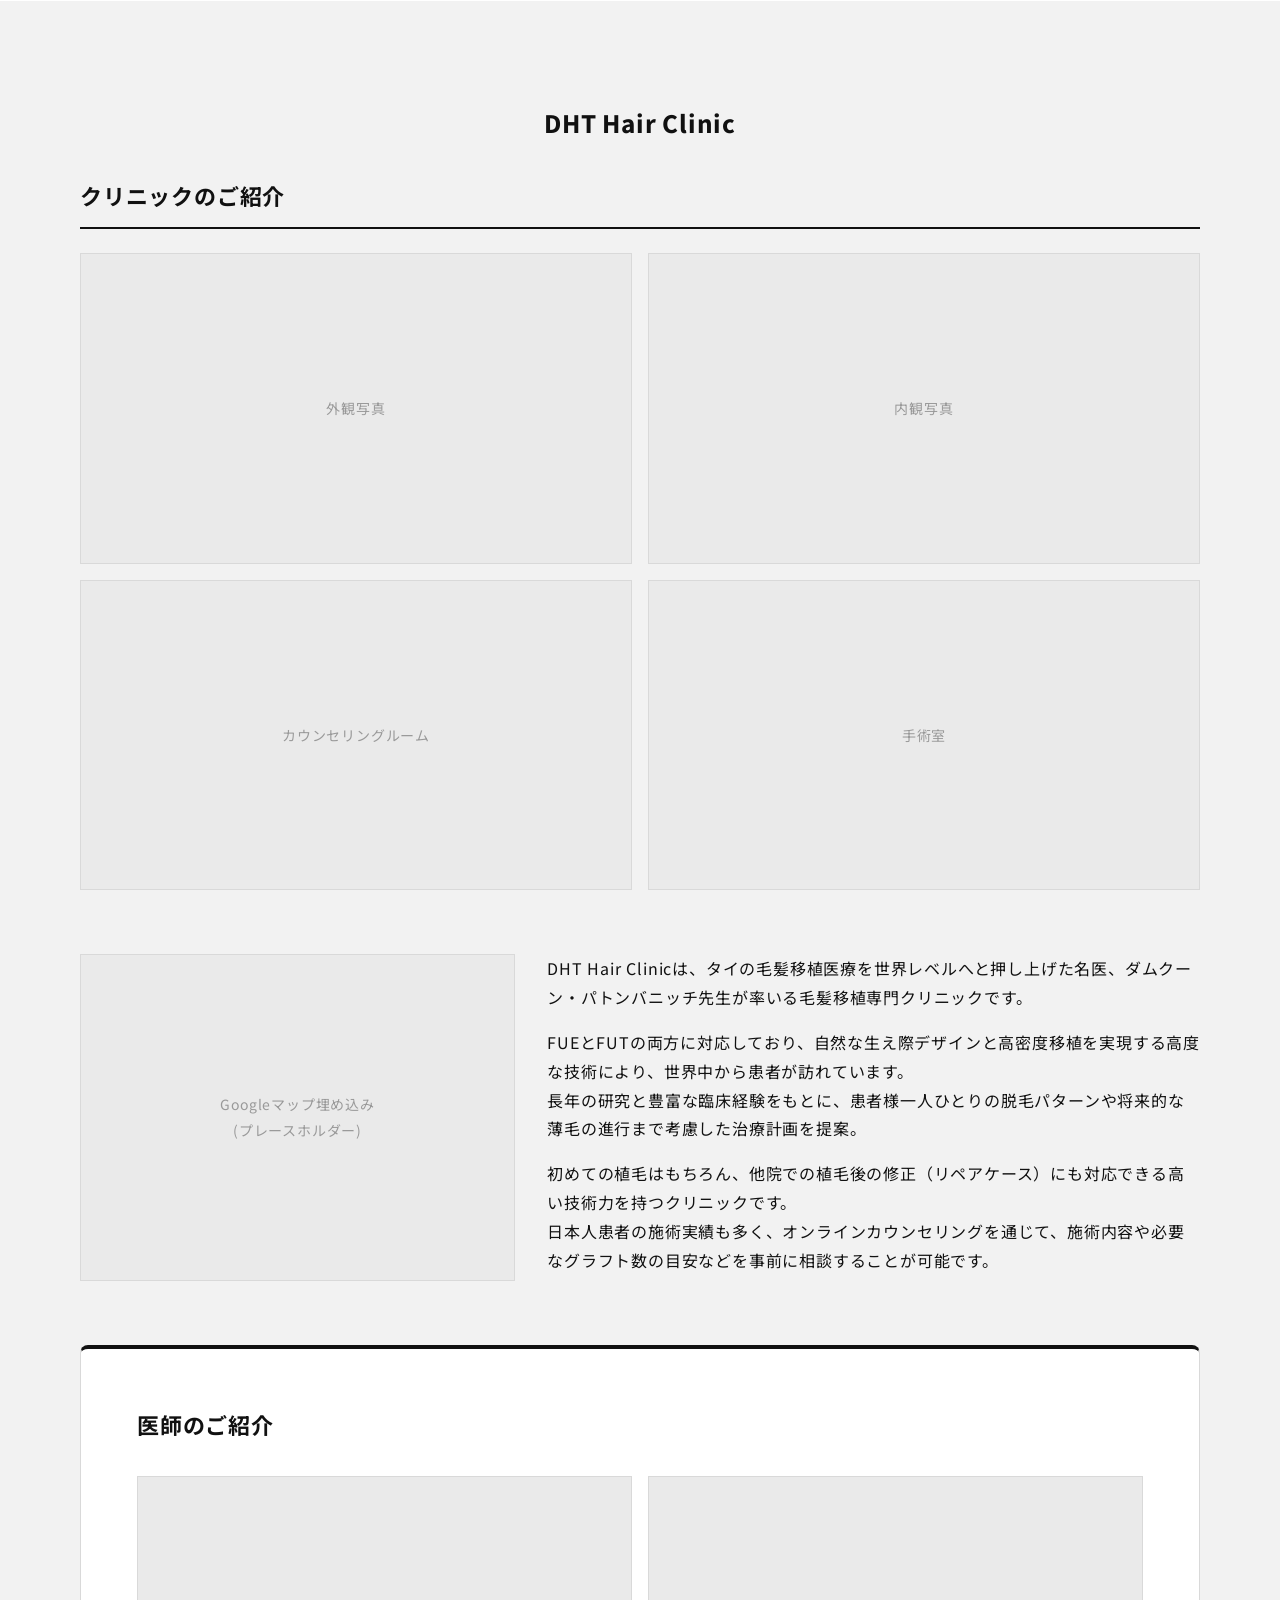
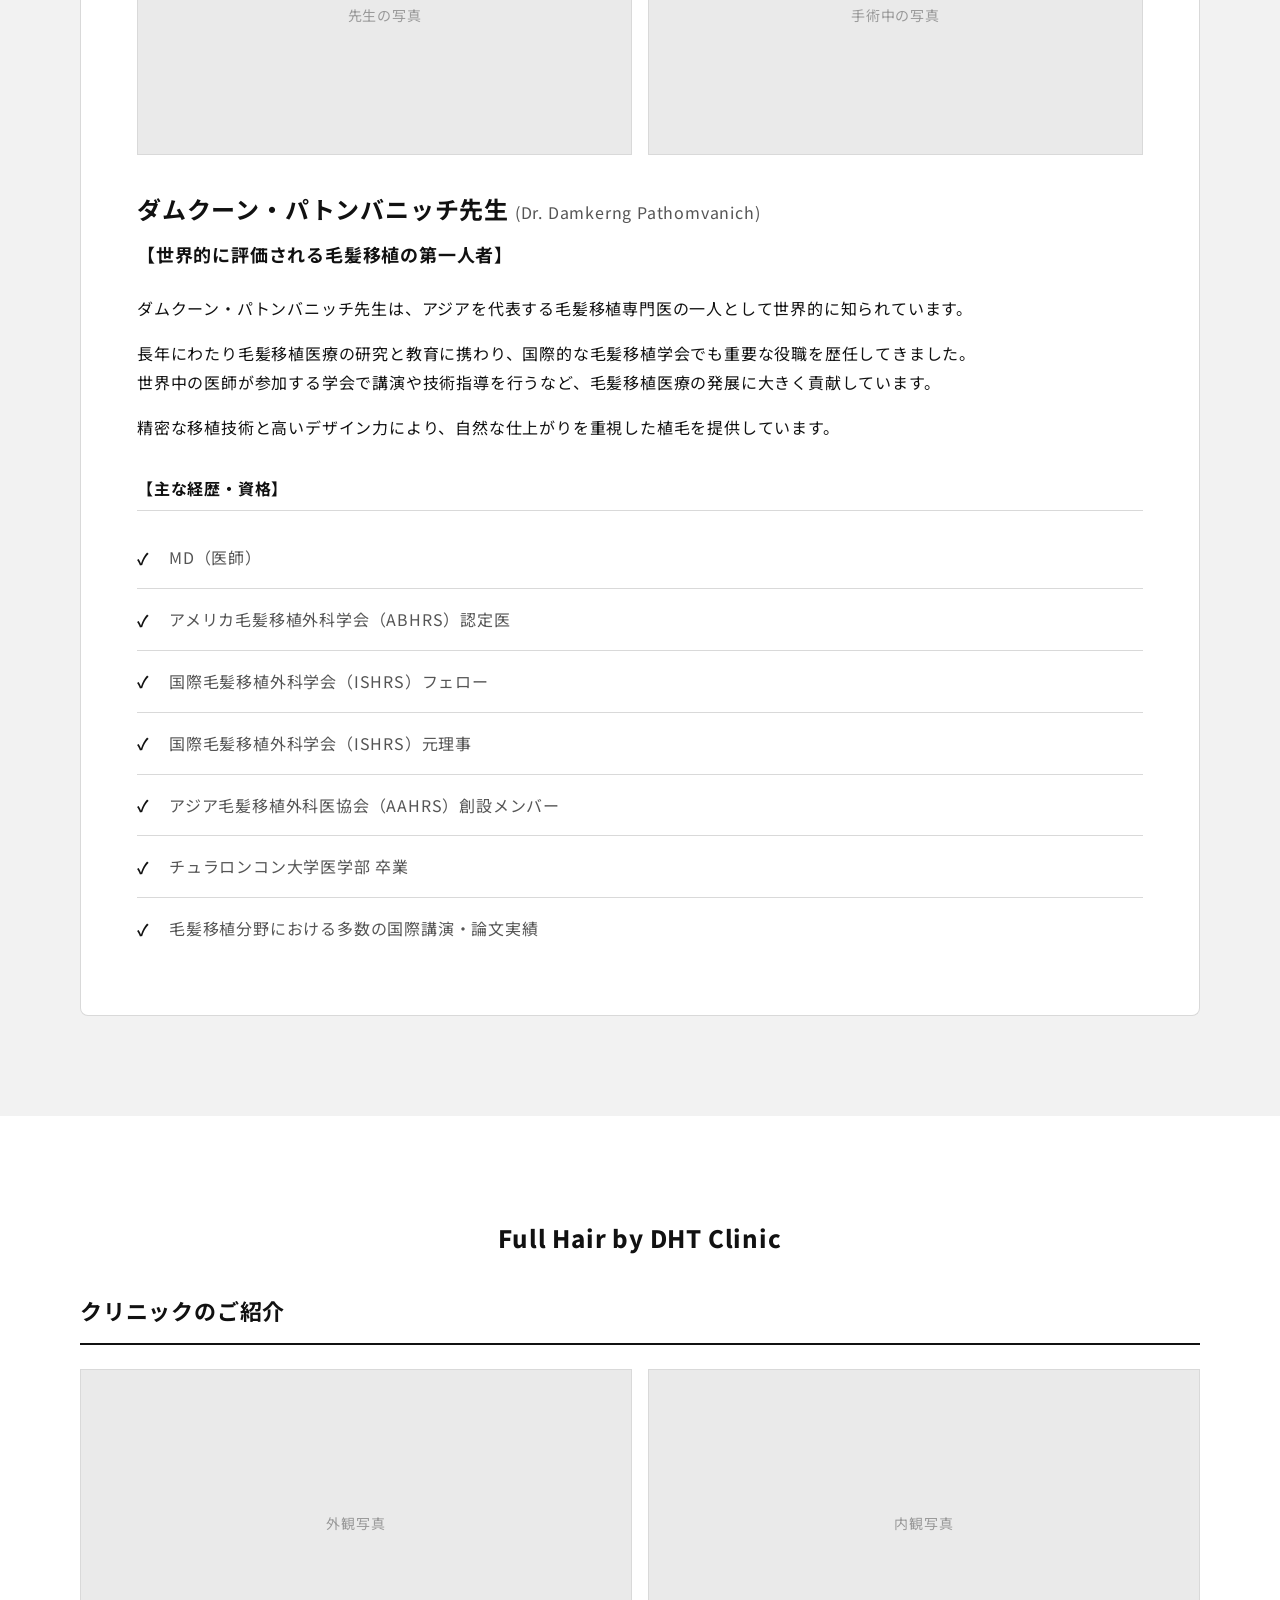
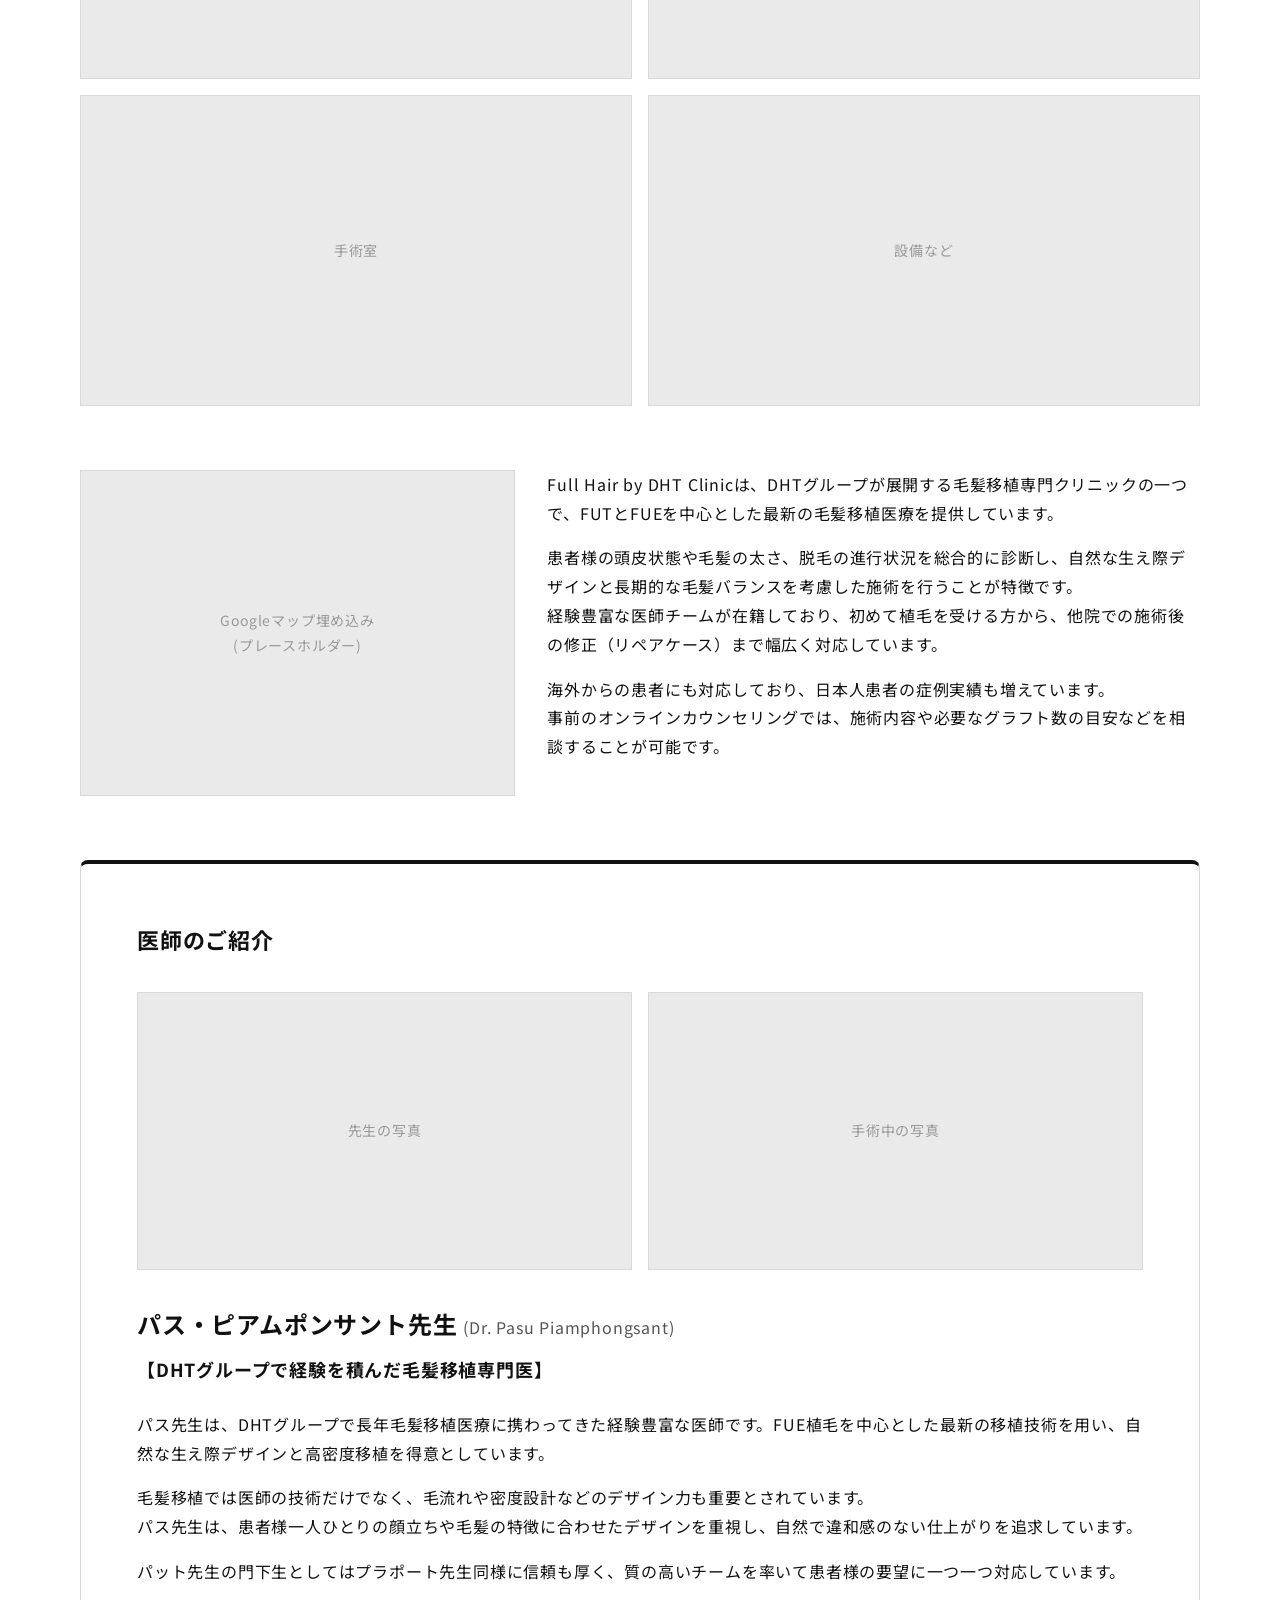
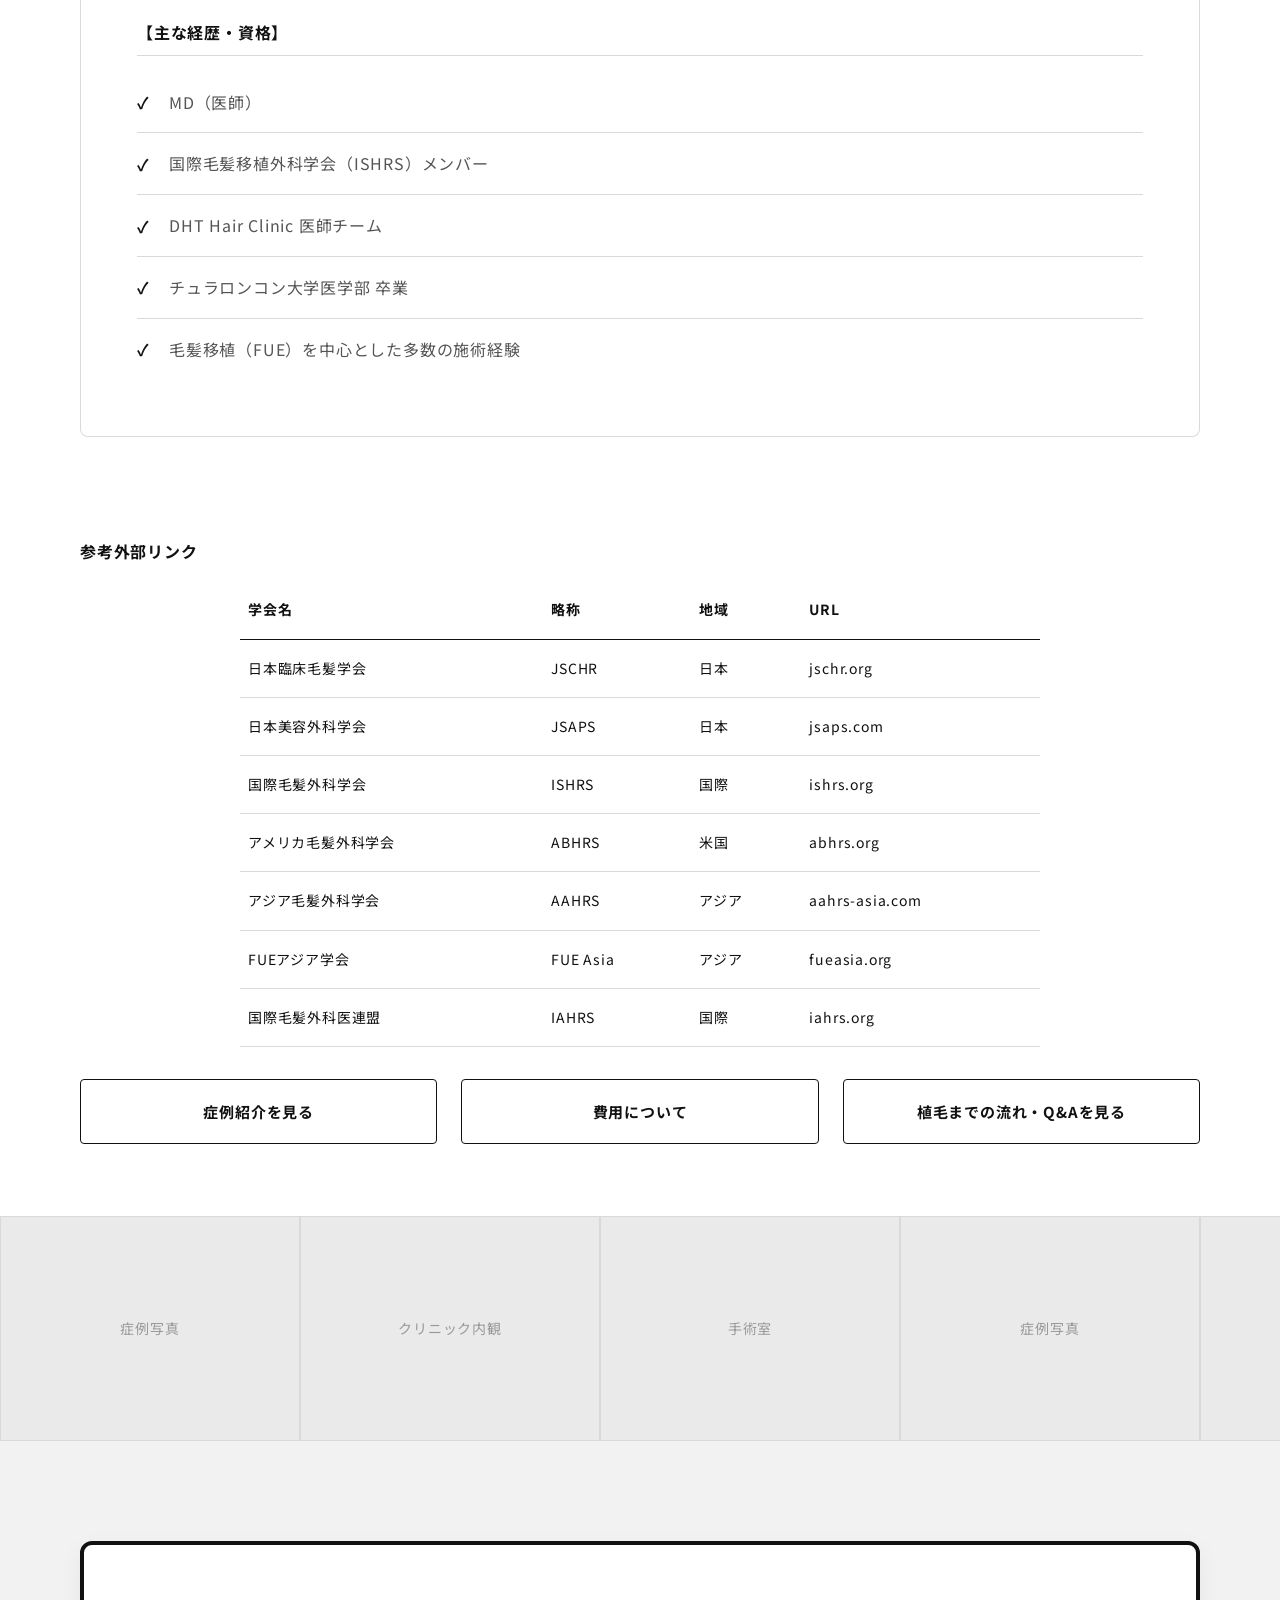
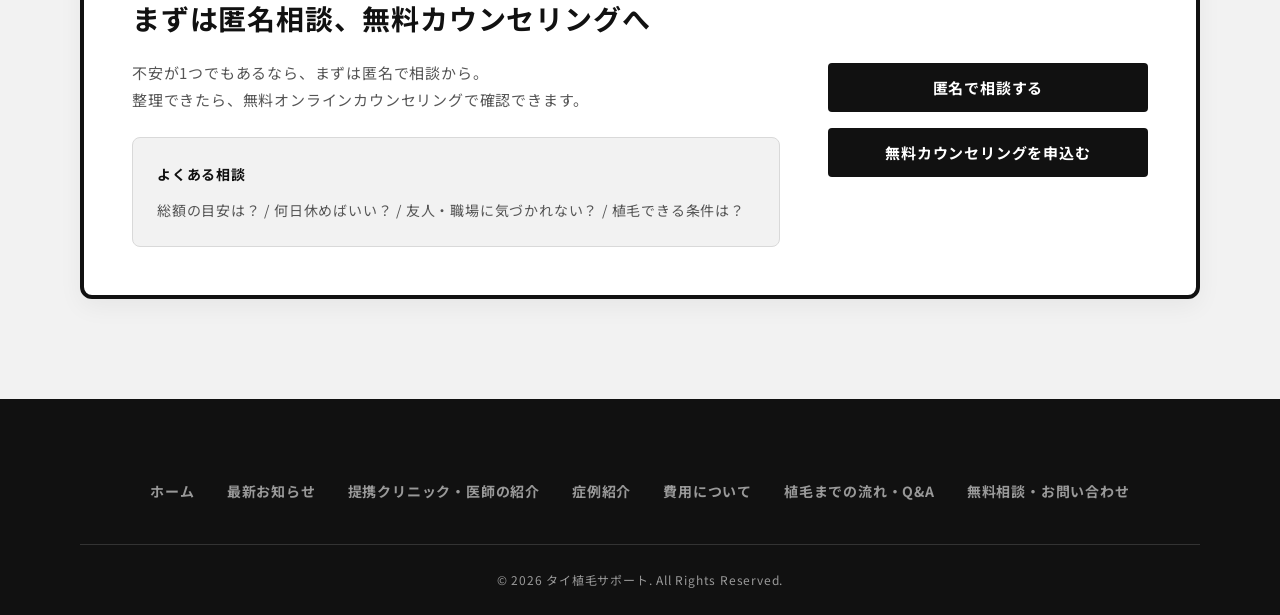
<file: clinics.html>
<!DOCTYPE html>
<html lang="ja">
<head>
    <meta charset="UTF-8">
    <meta name="viewport" content="width=device-width, initial-scale=1.0">
    <title>提携クリニック・医師の紹介 - タイ植毛サポート</title>
    <link href="https://fonts.googleapis.com/css2?family=Noto+Sans+JP:wght@400;500;700;800&display=swap" rel="stylesheet">
    <link rel="stylesheet" href="./style.css">
    <style>
        .clinic-header {
            font-size: 24px;
            font-weight: 800;
            margin-bottom: 32px;
            text-align: center;
        }
        .section-headline {
            font-size: 22px;
            font-weight: bold;
            margin-bottom: 24px;
            padding-bottom: 12px;
            border-bottom: 2px solid var(--text-primary);
        }
        .clinic-desc p {
            margin-bottom: 16px;
            line-height: 1.8;
        }
        .clinic-desc p:last-child {
            margin-bottom: 0;
        }
        .photo-placeholder {
            background: var(--placeholder-bg);
            border: 1px solid var(--border-color);
            display: flex;
            align-items: center;
            justify-content: center;
            color: var(--text-light);
            font-size: 14px;
            text-align: center;
        }
        .doc-name {
            font-size: 24px;
            font-weight: bold;
            margin-bottom: 8px;
        }
        .doc-catchphrase {
            font-weight: bold;
            font-size: 18px;
            margin-bottom: 24px;
        }
        .doc-credentials-title {
            font-weight: bold;
            font-size: 16px;
            margin-top: 32px;
            margin-bottom: 16px;
            padding-bottom: 8px;
            border-bottom: 1px solid var(--border-color);
        }
    </style>
</head>
<body>

    <!-- Header -->
    <header>
        <div class="container header-inner">
            <a href="index.html" class="logo-placeholder" style="text-decoration: none;">サイトロゴ</a>
            <nav>
                <ul class="nav-links">
                    <li><a href="clinics.html" style="font-weight: 700; border-bottom: 2px solid var(--text-primary); padding-bottom: 4px;">提携クリニック・医師の紹介</a></li>
                    <li><a href="cases.html">症例紹介</a></li>
                    <li><a href="price.html">費用について</a></li>
                    <li><a href="flow.html">植毛までの流れ・Q&A</a></li>
                </ul>
            </nav>
            <div class="header-cta">
                <a href="contact.html" class="btn btn-secondary">無料相談・お問い合わせ</a>
            </div>
        </div>
    </header>

    <!-- Page Header -->
    <div class="page-header">
        <div class="container">
            <h1 class="page-title">提携クリニック・医師の紹介</h1>
        </div>
    </div>

    <!-- 1. Hair Restore by DHT Clinic -->
    <section class="section" style="padding-top: 40px;">
        <div class="container">
            <h2 class="clinic-header">Hair Restore by DHT Clinic</h2>
            
            <h3 class="section-headline">クリニックのご紹介</h3>
            
            <!-- 4 Photos grid -->
            <div class="grid-2" style="gap: 16px; margin-bottom: 64px;">
                <div class="photo-placeholder" style="aspect-ratio: 16 / 9;">外観写真</div>
                <div class="photo-placeholder" style="aspect-ratio: 16 / 9;">内観写真</div>
                <div class="photo-placeholder" style="aspect-ratio: 16 / 9;">手術室写真１</div>
                <div class="photo-placeholder" style="aspect-ratio: 16 / 9;">手術室写真２</div>
            </div>

            <!-- Map and Text in 2 columns -->
            <div class="grid-2" style="margin-bottom: 64px; align-items: start; grid-template-columns: 4fr 6fr;">
                <div class="photo-placeholder" style="aspect-ratio: 4 / 3; width: 100%;">
                    Googleマップ埋め込み<br>(プレースホルダー)
                </div>
                <div class="clinic-desc">
                    <p>Hair Restore by DHT Clinicは、世界的に著名な毛髪移植医であるパット先生の門下生が担当する、DHTクリニックの分院です。</p>
                    <p>本院で培われた厳しい医療基準と高度な技術を継承しており、初めての植毛はもちろん、他院での施術後の修正（リペアケース）など、難易度の高いケースにも対応できる高い技術力を持っています。<br>日本人の施術実績も豊富で、事前の無料オンラインカウンセリングを通じて、患者様一人ひとりの状態に合わせた最適な治療プランを提案しています。看護師やテクニシャンもベテランが多くチームワークが優れており、質の高い植毛を提供しています。</p>
                    <p>日本人街として知られるスクンビットエリアに位置しており、周辺には日本語対応の飲食店やホテルが充実しており、海外からの患者様も安心して滞在・通院できる環境が整っています。</p>
                </div>
            </div>

            <!-- 医師紹介 -->
            <div class="text-box" style="max-width: 100%; border-top: 4px solid var(--text-primary);">
                <h3 class="section-headline" style="border: none; padding: 0; margin-bottom: 32px;">医師のご紹介</h3>
                
                <div class="grid-2" style="gap: 16px; margin-bottom: 32px; align-items: start;">
                    <div class="photo-placeholder" style="aspect-ratio: 16 / 9;">先生の写真</div>
                    <div class="photo-placeholder" style="aspect-ratio: 16 / 9;">手術中の写真</div>
                </div>
                
                <div>
                    <h4 class="doc-name">プラポート・アサワウォラリット先生</h4>
                    <p class="doc-catchphrase">【世界基準の技術を証明する、確かな経歴】</p>
                    <div class="clinic-desc">
                        <p>アメリカ毛髪移植外科学会（ABHRS）や国際毛髪移植外科学会（ISHRS）など、世界的に権威のある毛髪移植医療機関から認定を受けたトップクラスの医師です。</p>
                        <p>ABHRSでは試験官も務めており、アジアおよびタイの毛髪移植外科学会の創設メンバーとして、毛髪移植医療の発展にも大きく貢献しています。<br>豊富な臨床経験と高い専門性を兼ね備え、世界水準の植毛医療を提供しています。FUEとFUTの両方に対応しており、植毛後の満足度の高いデザインと高密度を両立した施術を提供しています。</p>
                        <p>日本人患者の施術実績も多く、オンラインカウンセリングを通じて、施術内容や必要なグラフト数の目安などを事前に相談することが可能です。</p>
                    </div>
                    
                    <h5 class="doc-credentials-title">【主な経歴・資格】</h5>
                    <ul class="check-list">
                        <li>MD, FISHRS（医師・国際毛髪移植学会フェロー）</li>
                        <li>アメリカ毛髪移植外科学会（ABHRS）試験官／認定医</li>
                        <li>国際毛髪移植外科学会（IBHRS）認定医</li>
                        <li>国際毛髪移植外科学会（ISHRS）毛髪移植外科フェローシップ／フェローメンバー</li>
                        <li>アジア毛髪移植外科医協会（AAHRS）創設メンバー</li>
                        <li>タイ毛髪移植外科学会（TSHRS）創設メンバー</li>
                        <li>FUE Asia メンバー</li>
                        <li>スリナカリンウィロート大学医学部 皮膚科学修士（M.Sc.）</li>
                        <li>ソンクラー大学医学部 卒業（医師免許取得）</li>
                    </ul>
                </div>
            </div>
            

        </div>
    </section>

    <!-- 2. DHT Hair Clinic -->
    <section class="section section-bg">
        <div class="container">
            <h2 class="clinic-header">DHT Hair Clinic</h2>
            
            <h3 class="section-headline">クリニックのご紹介</h3>
            
            <div class="grid-2" style="gap: 16px; margin-bottom: 64px;">
                <div class="photo-placeholder" style="aspect-ratio: 16 / 9;">外観写真</div>
                <div class="photo-placeholder" style="aspect-ratio: 16 / 9;">内観写真</div>
                <div class="photo-placeholder" style="aspect-ratio: 16 / 9;">カウンセリングルーム</div>
                <div class="photo-placeholder" style="aspect-ratio: 16 / 9;">手術室</div>
            </div>

            <div class="grid-2" style="margin-bottom: 64px; align-items: start; grid-template-columns: 4fr 6fr;">
                <div class="photo-placeholder" style="aspect-ratio: 4 / 3; width: 100%;">
                    Googleマップ埋め込み<br>(プレースホルダー)
                </div>
                <div class="clinic-desc">
                    <p>DHT Hair Clinicは、タイの毛髪移植医療を世界レベルへと押し上げた名医、ダムクーン・パトンバニッチ先生が率いる毛髪移植専門クリニックです。</p>
                    <p>FUEとFUTの両方に対応しており、自然な生え際デザインと高密度移植を実現する高度な技術により、世界中から患者が訪れています。<br>長年の研究と豊富な臨床経験をもとに、患者様一人ひとりの脱毛パターンや将来的な薄毛の進行まで考慮した治療計画を提案。</p>
                    <p>初めての植毛はもちろん、他院での植毛後の修正（リペアケース）にも対応できる高い技術力を持つクリニックです。<br>日本人患者の施術実績も多く、オンラインカウンセリングを通じて、施術内容や必要なグラフト数の目安などを事前に相談することが可能です。</p>
                </div>
            </div>

            <!-- 医師紹介 -->
            <div class="text-box" style="max-width: 100%; border-top: 4px solid var(--text-primary);">
                <h3 class="section-headline" style="border: none; padding: 0; margin-bottom: 32px;">医師のご紹介</h3>
                
                <div class="grid-2" style="gap: 16px; margin-bottom: 32px; align-items: start;">
                    <div class="photo-placeholder" style="aspect-ratio: 16 / 9;">先生の写真</div>
                    <div class="photo-placeholder" style="aspect-ratio: 16 / 9;">手術中の写真</div>
                </div>

                <div>
                    <h4 class="doc-name">ダムクーン・パトンバニッチ先生 <span style="font-size: 16px; font-weight: normal; color: var(--text-secondary);">(Dr. Damkerng Pathomvanich)</span></h4>
                    <p class="doc-catchphrase">【世界的に評価される毛髪移植の第一人者】</p>
                    <div class="clinic-desc">
                        <p>ダムクーン・パトンバニッチ先生は、アジアを代表する毛髪移植専門医の一人として世界的に知られています。</p>
                        <p>長年にわたり毛髪移植医療の研究と教育に携わり、国際的な毛髪移植学会でも重要な役職を歴任してきました。<br>世界中の医師が参加する学会で講演や技術指導を行うなど、毛髪移植医療の発展に大きく貢献しています。</p>
                        <p>精密な移植技術と高いデザイン力により、自然な仕上がりを重視した植毛を提供しています。</p>
                    </div>
                    
                    <h5 class="doc-credentials-title">【主な経歴・資格】</h5>
                    <ul class="check-list">
                        <li>MD（医師）</li>
                        <li>アメリカ毛髪移植外科学会（ABHRS）認定医</li>
                        <li>国際毛髪移植外科学会（ISHRS）フェロー</li>
                        <li>国際毛髪移植外科学会（ISHRS）元理事</li>
                        <li>アジア毛髪移植外科医協会（AAHRS）創設メンバー</li>
                        <li>チュラロンコン大学医学部 卒業</li>
                        <li>毛髪移植分野における多数の国際講演・論文実績</li>
                    </ul>
                </div>
            </div>
        </div>
    </section>

    <!-- 3. Full Hair by DHT Clinic -->
    <section class="section">
        <div class="container">
            <h2 class="clinic-header">Full Hair by DHT Clinic</h2>
            
            <h3 class="section-headline">クリニックのご紹介</h3>
            
            <div class="grid-2" style="gap: 16px; margin-bottom: 64px;">
                <div class="photo-placeholder" style="aspect-ratio: 16 / 9;">外観写真</div>
                <div class="photo-placeholder" style="aspect-ratio: 16 / 9;">内観写真</div>
                <div class="photo-placeholder" style="aspect-ratio: 16 / 9;">手術室</div>
                <div class="photo-placeholder" style="aspect-ratio: 16 / 9;">設備など</div>
            </div>

            <div class="grid-2" style="margin-bottom: 64px; align-items: start; grid-template-columns: 4fr 6fr;">
                <div class="photo-placeholder" style="aspect-ratio: 4 / 3; width: 100%;">
                    Googleマップ埋め込み<br>(プレースホルダー)
                </div>
                <div class="clinic-desc">
                    <p>Full Hair by DHT Clinicは、DHTグループが展開する毛髪移植専門クリニックの一つで、FUTとFUEを中心とした最新の毛髪移植医療を提供しています。</p>
                    <p>患者様の頭皮状態や毛髪の太さ、脱毛の進行状況を総合的に診断し、自然な生え際デザインと長期的な毛髪バランスを考慮した施術を行うことが特徴です。<br>経験豊富な医師チームが在籍しており、初めて植毛を受ける方から、他院での施術後の修正（リペアケース）まで幅広く対応しています。</p>
                    <p>海外からの患者にも対応しており、日本人患者の症例実績も増えています。<br>事前のオンラインカウンセリングでは、施術内容や必要なグラフト数の目安などを相談することが可能です。</p>
                </div>
            </div>

            <!-- 医師紹介 -->
            <div class="text-box" style="max-width: 100%; border-top: 4px solid var(--text-primary);">
                <h3 class="section-headline" style="border: none; padding: 0; margin-bottom: 32px;">医師のご紹介</h3>
                
                <div class="grid-2" style="gap: 16px; margin-bottom: 32px; align-items: start;">
                    <div class="photo-placeholder" style="aspect-ratio: 16 / 9;">先生の写真</div>
                    <div class="photo-placeholder" style="aspect-ratio: 16 / 9;">手術中の写真</div>
                </div>

                <div>
                    <h4 class="doc-name">パス・ピアムポンサント先生 <span style="font-size: 16px; font-weight: normal; color: var(--text-secondary);">(Dr. Pasu Piamphongsant)</span></h4>
                    <p class="doc-catchphrase">【DHTグループで経験を積んだ毛髪移植専門医】</p>
                    <div class="clinic-desc">
                        <p>パス先生は、DHTグループで長年毛髪移植医療に携わってきた経験豊富な医師です。FUE植毛を中心とした最新の移植技術を用い、自然な生え際デザインと高密度移植を得意としています。</p>
                        <p>毛髪移植では医師の技術だけでなく、毛流れや密度設計などのデザイン力も重要とされています。<br>パス先生は、患者様一人ひとりの顔立ちや毛髪の特徴に合わせたデザインを重視し、自然で違和感のない仕上がりを追求しています。</p>
                        <p>パット先生の門下生としてはプラポート先生同様に信頼も厚く、質の高いチームを率いて患者様の要望に一つ一つ対応しています。</p>
                    </div>
                    
                    <h5 class="doc-credentials-title">【主な経歴・資格】</h5>
                    <ul class="check-list">
                        <li>MD（医師）</li>
                        <li>国際毛髪移植外科学会（ISHRS）メンバー</li>
                        <li>DHT Hair Clinic 医師チーム</li>
                        <li>チュラロンコン大学医学部 卒業</li>
                        <li>毛髪移植（FUE）を中心とした多数の施術経験</li>
                    </ul>
                </div>
            </div>
        </div>
    </section>

    <!-- 参考外部リンク -->
    <section class="section" style="padding-top: 0; padding-bottom: 32px;">
        <div class="container">
            <h3 style="font-size: 16px; font-weight: bold; margin-bottom: 16px;">参考外部リンク</h3>
            <div style="overflow-x: auto;">
                <table style="width: 100%; max-width: 800px; margin: 0 auto; border-collapse: collapse; text-align: left; font-size: 14px;">
                    <thead>
                        <tr style="border-bottom: 1px solid var(--text-primary);">
                            <th style="padding: 16px 8px; font-weight: bold;">学会名</th>
                            <th style="padding: 16px 8px; font-weight: bold;">略称</th>
                            <th style="padding: 16px 8px; font-weight: bold;">地域</th>
                            <th style="padding: 16px 8px; font-weight: bold;">URL</th>
                        </tr>
                    </thead>
                    <tbody>
                        <tr style="border-bottom: 1px solid var(--border-color);">
                            <td style="padding: 16px 8px;">日本臨床毛髪学会</td>
                            <td style="padding: 16px 8px;">JSCHR</td>
                            <td style="padding: 16px 8px;">日本</td>
                            <td style="padding: 16px 8px;">jschr.org</td>
                        </tr>
                        <tr style="border-bottom: 1px solid var(--border-color);">
                            <td style="padding: 16px 8px;">日本美容外科学会</td>
                            <td style="padding: 16px 8px;">JSAPS</td>
                            <td style="padding: 16px 8px;">日本</td>
                            <td style="padding: 16px 8px;">jsaps.com</td>
                        </tr>
                        <tr style="border-bottom: 1px solid var(--border-color);">
                            <td style="padding: 16px 8px;">国際毛髪外科学会</td>
                            <td style="padding: 16px 8px;">ISHRS</td>
                            <td style="padding: 16px 8px;">国際</td>
                            <td style="padding: 16px 8px;">ishrs.org</td>
                        </tr>
                        <tr style="border-bottom: 1px solid var(--border-color);">
                            <td style="padding: 16px 8px;">アメリカ毛髪外科学会</td>
                            <td style="padding: 16px 8px;">ABHRS</td>
                            <td style="padding: 16px 8px;">米国</td>
                            <td style="padding: 16px 8px;">abhrs.org</td>
                        </tr>
                        <tr style="border-bottom: 1px solid var(--border-color);">
                            <td style="padding: 16px 8px;">アジア毛髪外科学会</td>
                            <td style="padding: 16px 8px;">AAHRS</td>
                            <td style="padding: 16px 8px;">アジア</td>
                            <td style="padding: 16px 8px;">aahrs-asia.com</td>
                        </tr>
                        <tr style="border-bottom: 1px solid var(--border-color);">
                            <td style="padding: 16px 8px;">FUEアジア学会</td>
                            <td style="padding: 16px 8px;">FUE Asia</td>
                            <td style="padding: 16px 8px;">アジア</td>
                            <td style="padding: 16px 8px;">fueasia.org</td>
                        </tr>
                        <tr style="border-bottom: 1px solid var(--border-color);">
                            <td style="padding: 16px 8px;">国際毛髪外科医連盟</td>
                            <td style="padding: 16px 8px;">IAHRS</td>
                            <td style="padding: 16px 8px;">国際</td>
                            <td style="padding: 16px 8px;">iahrs.org</td>
                        </tr>
                    </tbody>
                </table>
            </div>
        </div>
    </section>

    <!-- 次のステップ・リンク -->
    <section class="section" style="padding-bottom: 32px; padding-top: 0;">
        <div class="container">
            <div class="grid-3" style="gap: 24px;">
                <a href="cases.html" class="btn btn-secondary" style="width: 100%; text-align: center; height: 100%; padding: 24px;">症例紹介を見る</a>
                <a href="price.html" class="btn btn-secondary" style="width: 100%; text-align: center; height: 100%; padding: 24px;">費用について</a>
                <a href="flow.html" class="btn btn-secondary" style="width: 100%; text-align: center; height: 100%; padding: 24px;">植毛までの流れ・Q&Aを見る</a>
            </div>
        </div>
    </section>

    <!-- 無限スライダー -->
    <div class="marquee-wrapper">
        <div class="marquee-content">
            <div class="marquee-item">症例写真</div>
            <div class="marquee-item">クリニック内観</div>
            <div class="marquee-item">手術室</div>
            <div class="marquee-item">症例写真</div>
            <div class="marquee-item">クリニック内観</div>
            <div class="marquee-item">手術室</div>
            <div class="marquee-item">症例写真</div>
            <div class="marquee-item">クリニック内観</div>
            <!-- Duplicate for seamless loop -->
            <div class="marquee-item">症例写真</div>
            <div class="marquee-item">クリニック内観</div>
            <div class="marquee-item">手術室</div>
            <div class="marquee-item">症例写真</div>
            <div class="marquee-item">クリニック内観</div>
            <div class="marquee-item">手術室</div>
            <div class="marquee-item">症例写真</div>
            <div class="marquee-item">クリニック内観</div>
        </div>
    </div>

    <!-- CTA: まずは匿名相談、無料カウンセリングへ -->
    <section class="section section-bg">

        <div class="container">
            <div class="cta-box">
                <div class="cta-col-text">
                    <h2 class="cta-title">まずは匿名相談、無料カウンセリングへ</h2>
                    <p class="cta-text">
                        不安が1つでもあるなら、まずは匿名で相談から。<br>
                        整理できたら、無料オンラインカウンセリングで確認できます。
                    </p>
                    
                    <div class="cta-points">
                        <p>よくある相談</p>
                        <p class="cta-slash-list">総額の目安は？ / 何日休めばいい？ / 友人・職場に気づかれない？ / 植毛できる条件は？</p>
                    </div>
                </div>

                <div class="cta-col-btns">
                    <div class="cta-buttons-vertical">
                        <a href="contact.html" class="btn btn-line">匿名で相談する</a>
                        <a href="contact.html" class="btn btn-primary">無料カウンセリングを申込む</a>
                    </div>
                </div>
            </div>
        </div>
    </section>

    

    <!-- Footer -->
    <footer>
        <div class="container">
            <div class="footer-inner" style="flex-direction: column; align-items: center; text-align: center; margin-bottom: 40px; gap: 40px;">
                <nav class="footer-nav-horizontal">
                    <a href="index.html">ホーム</a>
                    <a href="news.html">最新お知らせ</a>
                    <a href="clinics.html">提携クリニック・医師の紹介</a>
                    <a href="cases.html">症例紹介</a>
                    <a href="price.html">費用について</a>
                    <a href="flow.html">植毛までの流れ・Q&A</a>
                    <a href="contact.html">無料相談・お問い合わせ</a>
                </nav>
            </div>
            <div class="copyright">
                &copy; 2026 タイ植毛サポート. All Rights Reserved.
            </div>
        </div>
    </footer>

</body>
</html>
</file>
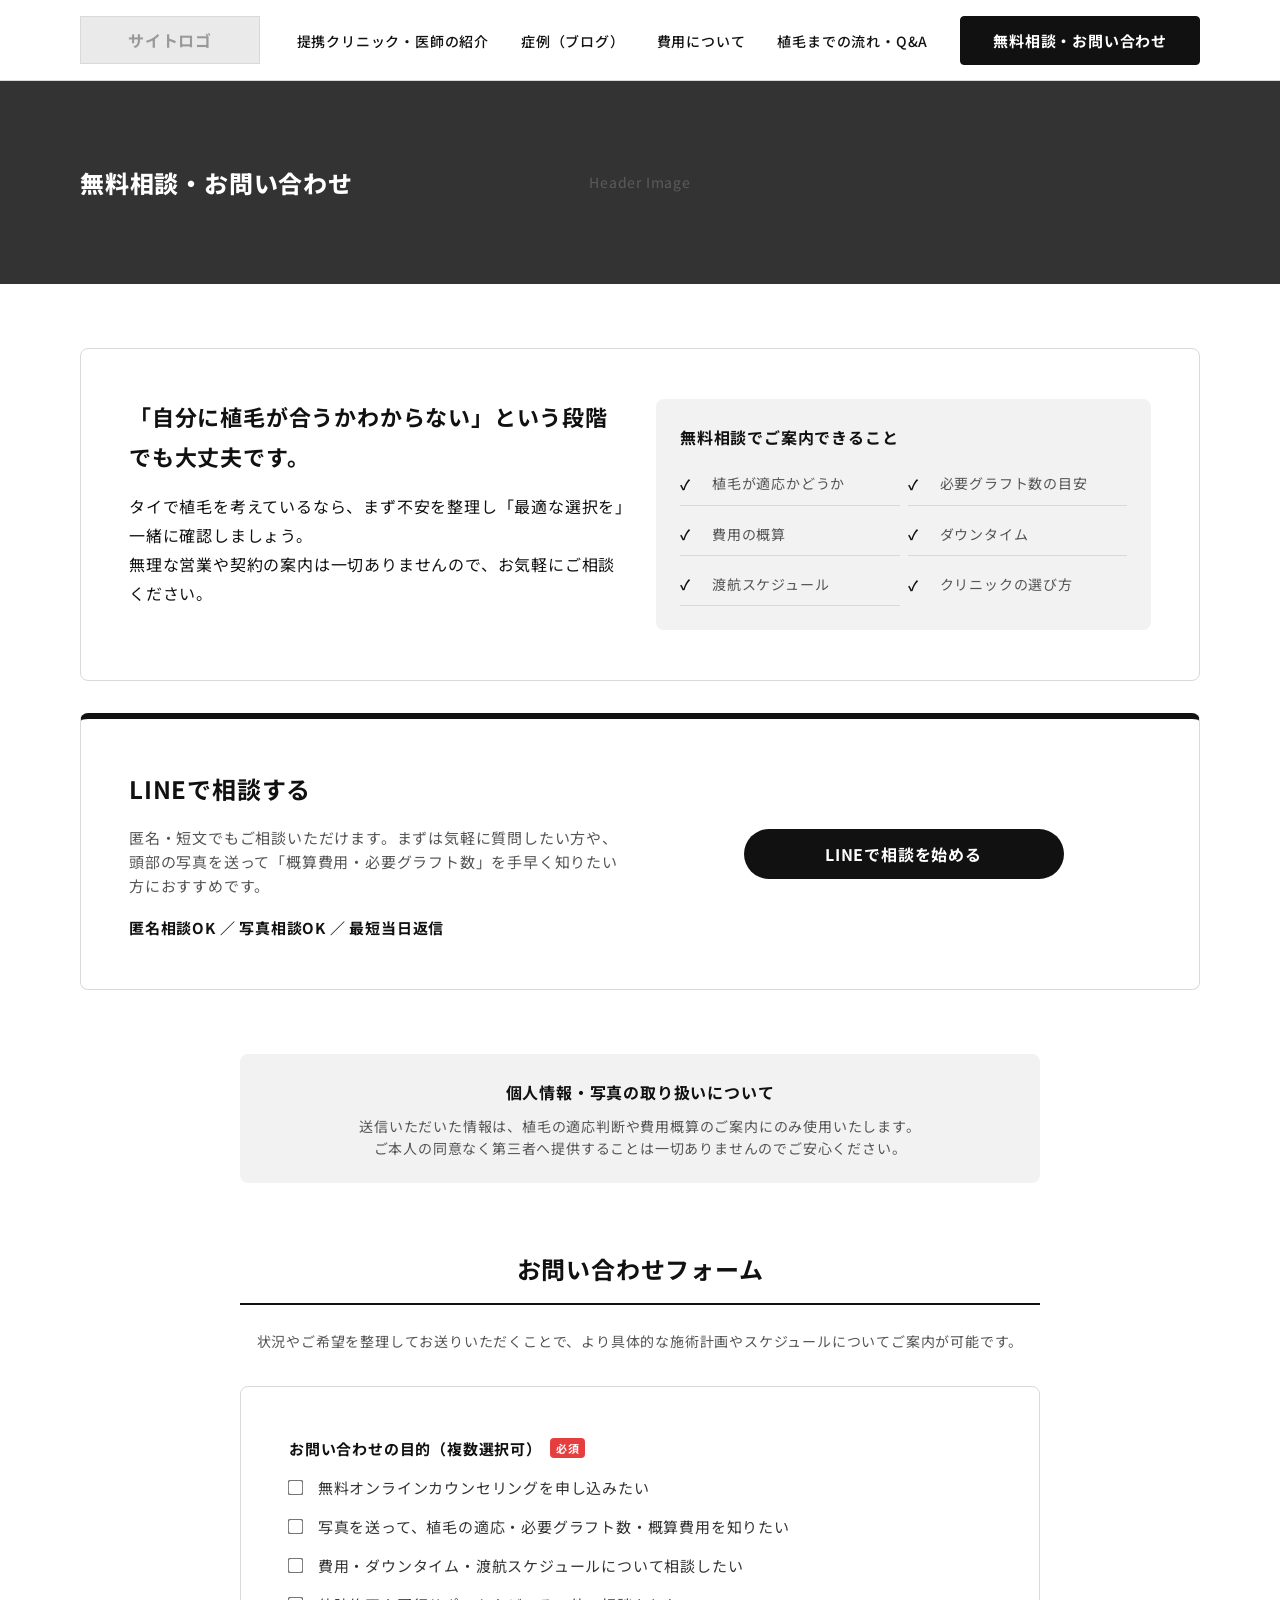
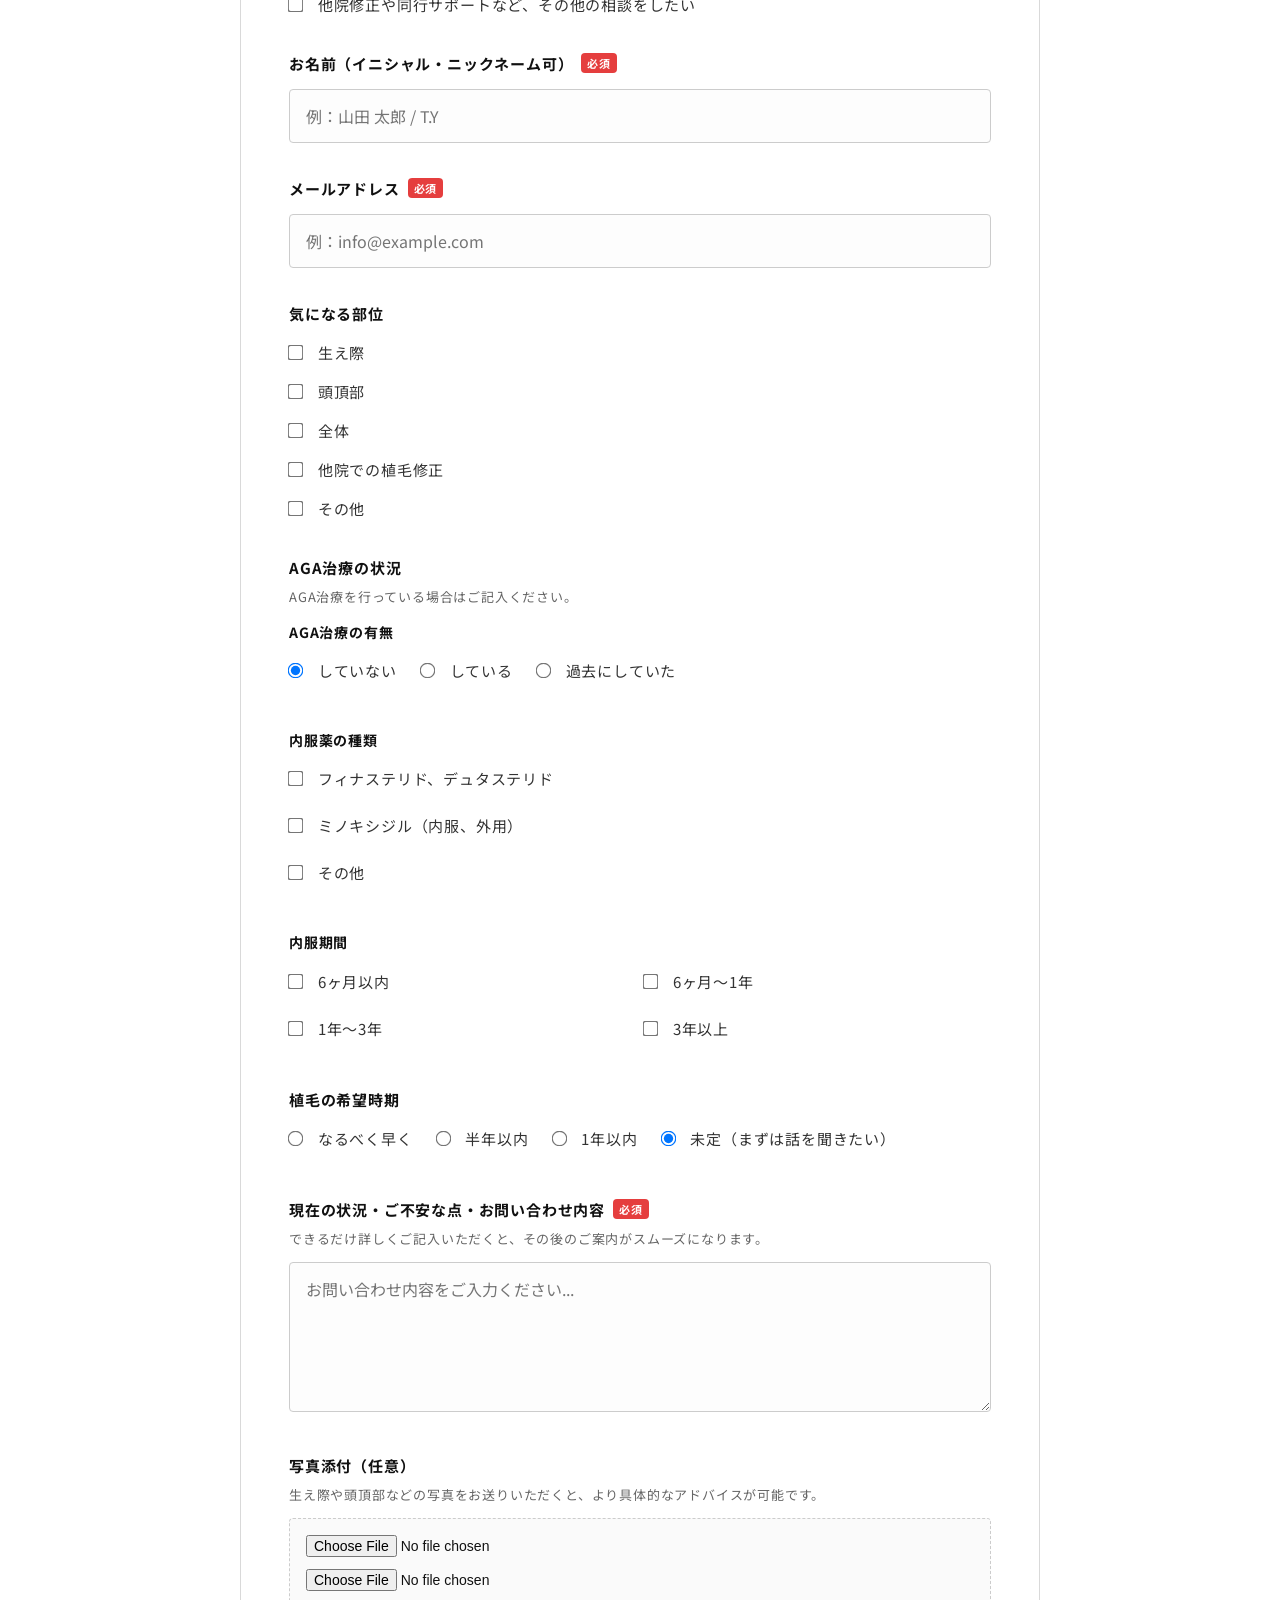
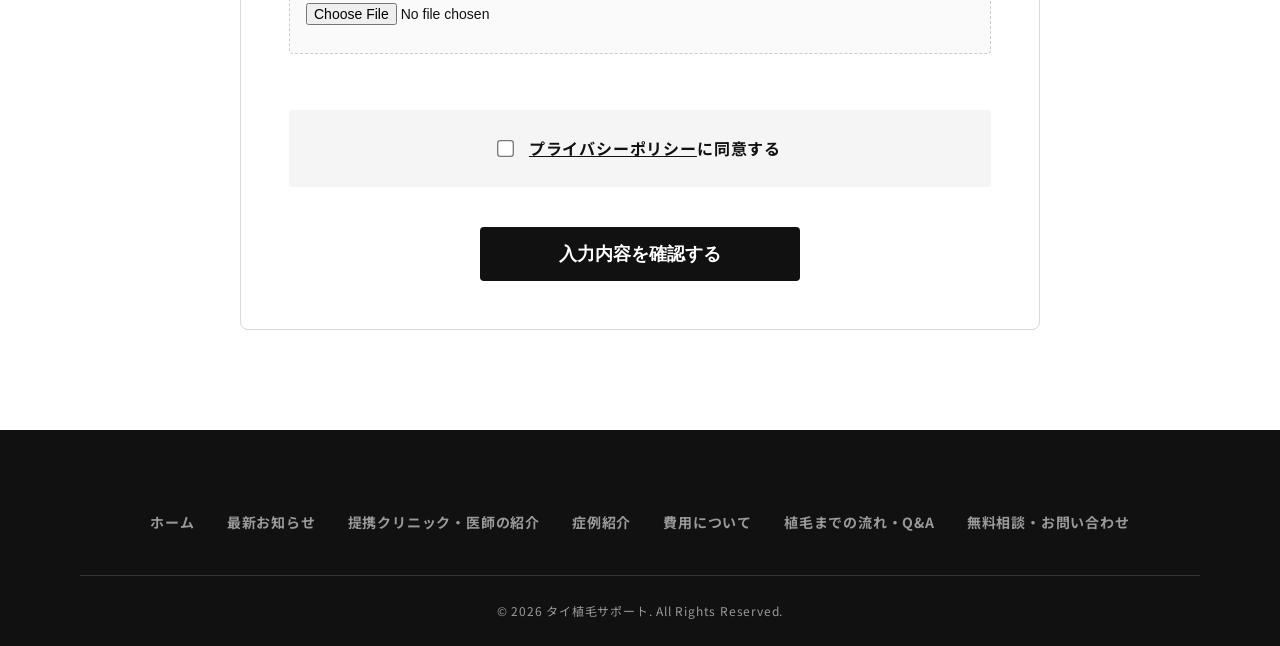
<file: contact.html>
<!DOCTYPE html>
<html lang="ja">
<head>
    <meta charset="UTF-8">
    <meta name="viewport" content="width=device-width, initial-scale=1.0">
    <title>無料相談・お問い合わせ - タイ植毛サポート</title>
    <link href="https://fonts.googleapis.com/css2?family=Noto+Sans+JP:wght@400;500;700;800&display=swap" rel="stylesheet">
    <link rel="stylesheet" href="./style.css">
    <style>
        * { box-sizing: border-box; }
        
        .section-headline { font-size: 24px; font-weight: bold; margin-bottom: 24px; padding-bottom: 12px; border-bottom: 2px solid var(--text-primary); text-align: center; }
        
        .contact-intro { background: #fff; border: 1px solid var(--border-color); padding: 40px; border-radius: 8px; margin-bottom: 48px; }
        
        .contact-card { background: #fff; border: 1px solid var(--border-color); padding: 40px; border-radius: 8px; text-align: center; }
        .contact-card h3 { font-size: 22px; font-weight: bold; margin-bottom: 16px; }
        .contact-card p { font-size: 15px; color: var(--text-secondary); margin-bottom: 24px; line-height: 1.6; }
        
        .privacy-box { background: var(--bg-secondary); padding: 24px; border-radius: 8px; margin-bottom: 64px; text-align: center; }
        .privacy-box p { font-size: 14px; color: var(--text-secondary); margin: 0; line-height: 1.6; }
        
        /* フォーム系スタイル */
        .form-container { background: #fff; border: 1px solid var(--border-color); padding: 48px; border-radius: 8px; }
        .form-group { margin-bottom: 32px; }
        .form-label { display: block; font-weight: bold; margin-bottom: 12px; font-size: 15px; }
        .form-label .required { background: #E53E3E; color: #fff; font-size: 11px; padding: 2px 6px; border-radius: 4px; margin-left: 8px; vertical-align: text-bottom; font-weight: bold; }
        
        .input-text, .input-select, .input-textarea { width: 100%; border: 1px solid #ccc; border-radius: 4px; padding: 14px 16px; font-family: inherit; font-size: 16px; background: #fdfdfd; transition: border-color 0.2s; }
        .input-text:focus, .input-select:focus, .input-textarea:focus { border-color: #111; outline: none; background: #fff; }
        .input-textarea { min-height: 150px; resize: vertical; }
        
        .checkbox-group label { display: block; margin-bottom: 12px; cursor: pointer; font-size: 15px; color: #333; }
        .checkbox-group input { margin-right: 12px; transform: scale(1.2); }
        .form-note { font-size: 13px; color: #666; margin-top: 6px; display: block; }
        
        .AGA-group { background: #fafafa; padding: 24px; border-radius: 4px; border: 1px solid #ddd; margin-top: 16px; }
        .AGA-group .form-group { margin-bottom: 20px; }
        .AGA-group .form-group:last-child { margin-bottom: 0; }
        
        .file-input { display: block; margin-bottom: 12px; font-size: 14px; }
        
        .privacy-check { text-align: center; margin-top: 56px; margin-bottom: 40px; padding: 24px; background: #f5f5f5; border-radius: 4px; }
        .privacy-check label { font-size: 16px; font-weight: bold; cursor: pointer; }
        .privacy-check input { margin-right: 12px; transform: scale(1.3); }
        
        .submit-btn { width: 100%; max-width: 320px; padding: 18px; font-size: 18px; margin: 0 auto; display: block; border: none; cursor: pointer; }
    </style>
</head>
<body>

    <!-- Header -->
    <header>
        <div class="container header-inner">
            <a href="index.html" class="logo-placeholder" style="text-decoration: none;">サイトロゴ</a>
            <nav>
                <ul class="nav-links">
                    <li><a href="clinics.html">提携クリニック・医師の紹介</a></li>
                    <li><a href="cases.html">症例（ブログ）</a></li>
                    <li><a href="price.html">費用について</a></li>
                    <li><a href="flow.html">植毛までの流れ・Q&A</a></li>
                </ul>
            </nav>
            <div class="header-cta">
                <a href="contact.html" class="btn btn-secondary" style="background: #111; color: #fff;">無料相談・お問い合わせ</a>
            </div>
        </div>
    </header>

    <!-- Page Header -->
    <div class="page-header">
        <div class="container">
            <h1 class="page-title">無料相談・お問い合わせ</h1>
        </div>
    </div>

    <!-- Content -->
    <section class="section" style="padding-top: 64px;">
        <div class="container">
            
            <div class="contact-intro grid-2" style="align-items: center; text-align: left; margin-bottom: 32px; padding: 48px;">
                <div>
                    <h2 style="font-size: 22px; font-weight: bold; margin-bottom: 16px; text-align: left;">「自分に植毛が合うかわからない」という段階でも大丈夫です。</h2>
                    <p style="text-align: left; margin-bottom: 24px; line-height: 1.8;">タイで植毛を考えているなら、まず不安を整理し「最適な選択を」一緒に確認しましょう。<br>無理な営業や契約の案内は一切ありませんので、お気軽にご相談ください。</p>
                </div>
                
                <div style="background: var(--bg-secondary); padding: 24px; border-radius: 8px;">
                    <p style="font-weight: bold; margin-bottom: 12px; font-size: 16px;">無料相談でご案内できること</p>
                    <ul class="check-list" style="display: grid; grid-template-columns: 1fr 1fr; gap: 8px; margin: 0;">
                        <li style="padding: 8px 0 8px 32px; margin-bottom: 0px; font-size: 14px;">植毛が適応かどうか</li>
                        <li style="padding: 8px 0 8px 32px; margin-bottom: 0px; font-size: 14px;">必要グラフト数の目安</li>
                        <li style="padding: 8px 0 8px 32px; margin-bottom: 0px; font-size: 14px;">費用の概算</li>
                        <li style="padding: 8px 0 8px 32px; margin-bottom: 0px; font-size: 14px;">ダウンタイム</li>
                        <li style="padding: 8px 0 8px 32px; margin-bottom: 0px; font-size: 14px;">渡航スケジュール</li>
                        <li style="padding: 8px 0 8px 32px; margin-bottom: 0px; font-size: 14px;">クリニックの選び方</li>
                    </ul>
                </div>
            </div>

            <!-- LINE相談 -->
            <div class="contact-card grid-2" style="border-top: 6px solid #111; margin-bottom: 64px; align-items: center; text-align: left; padding: 48px;">
                <div>
                    <h3 style="color: #111; font-size: 24px; margin-bottom: 16px; text-align: left;">LINEで相談する</h3>
                    <p style="margin-bottom: 16px;">匿名・短文でもご相談いただけます。まずは気軽に質問したい方や、頭部の写真を送って「概算費用・必要グラフト数」を手早く知りたい方におすすめです。</p>
                    <div style="font-weight: bold; font-size: 15px; color: #111;">匿名相談OK ／ 写真相談OK ／ 最短当日返信</div>
                </div>
                <div style="text-align: center;">
                    <a href="#" class="btn btn-primary" style="background: #111; width: 100%; max-width: 320px; padding: 16px; font-size: 16px; display: inline-block; border-radius: 40px;">LINEで相談を始める</a>
                </div>
            </div>

            <div style="max-width: 800px; margin: 0 auto;">
                <!-- 個人情報・写真の取り扱いについて -->
                <div class="privacy-box">
                    <h3 style="font-size: 16px; font-weight: bold; margin-bottom: 8px;">個人情報・写真の取り扱いについて</h3>
                    <p>送信いただいた情報は、植毛の適応判断や費用概算のご案内にのみ使用いたします。<br>ご本人の同意なく第三者へ提供することは一切ありませんのでご安心ください。</p>
                </div>

                <!-- お問い合わせフォーム -->
                <h2 id="form-area" class="section-headline">お問い合わせフォーム</h2>
                <p style="text-align: center; font-size: 14px; color: var(--text-secondary); margin-bottom: 32px;">状況やご希望を整理してお送りいただくことで、より具体的な施術計画やスケジュールについてご案内が可能です。</p>
                
                <div class="form-container">
                <form action="#">
                    
                    <div class="form-group">
                        <label class="form-label">お問い合わせの目的（複数選択可）<span class="required">必須</span></label>
                        <div class="checkbox-group">
                            <label><input type="checkbox"> 無料オンラインカウンセリングを申し込みたい</label>
                            <label><input type="checkbox"> 写真を送って、植毛の適応・必要グラフト数・概算費用を知りたい</label>
                            <label><input type="checkbox"> 費用・ダウンタイム・渡航スケジュールについて相談したい</label>
                            <label><input type="checkbox"> 他院修正や同行サポートなど、その他の相談をしたい</label>
                        </div>
                    </div>

                    <div class="form-group">
                        <label class="form-label">お名前（イニシャル・ニックネーム可）<span class="required">必須</span></label>
                        <input type="text" class="input-text" placeholder="例：山田 太郎 / T.Y">
                    </div>

                    <div class="form-group">
                        <label class="form-label">メールアドレス<span class="required">必須</span></label>
                        <input type="email" class="input-text" placeholder="例：info@example.com">
                    </div>

                    <div class="form-group">
                        <label class="form-label">気になる部位</label>
                        <div class="checkbox-group">
                            <label><input type="checkbox"> 生え際</label>
                            <label><input type="checkbox"> 頭頂部</label>
                            <label><input type="checkbox"> 全体</label>
                            <label><input type="checkbox"> 他院での植毛修正</label>
                            <label><input type="checkbox"> その他</label>
                        </div>
                    </div>

                    <div class="form-group">
                        <label class="form-label">AGA治療の状況</label>
                        <span class="form-note" style="margin-top: -8px; margin-bottom: 12px;">AGA治療を行っている場合はご記入ください。</span>
                        
                        <div class="form-group">
                            <label class="form-label" style="font-size: 14px;">AGA治療の有無</label>
                            <div class="checkbox-group" style="display: flex; gap: 24px;">
                                <label><input type="radio" name="aga" checked> していない</label>
                                <label><input type="radio" name="aga"> している</label>
                                <label><input type="radio" name="aga"> 過去にしていた</label>
                            </div>
                        </div>
                        <div class="form-group">
                            <label class="form-label" style="font-size: 14px;">内服薬の種類</label>
                            <div class="checkbox-group" style="display: grid; grid-template-columns: 1fr; gap: 8px;">
                                <label><input type="checkbox" name="med_type" value="フィナステリド、デュタステリド"> フィナステリド、デュタステリド</label>
                                <label><input type="checkbox" name="med_type" value="ミノキシジル（内服、外用）"> ミノキシジル（内服、外用）</label>
                                <label><input type="checkbox" name="med_type" value="その他"> その他</label>
                            </div>
                        </div>
                        <div class="form-group">
                            <label class="form-label" style="font-size: 14px;">内服期間</label>
                            <div class="checkbox-group" style="display: grid; grid-template-columns: 1fr 1fr; gap: 8px;">
                                <label><input type="checkbox" name="duration" value="6ヶ月以内"> 6ヶ月以内</label>
                                <label><input type="checkbox" name="duration" value="6ヶ月〜1年"> 6ヶ月〜1年</label>
                                <label><input type="checkbox" name="duration" value="1年〜3年"> 1年〜3年</label>
                                <label><input type="checkbox" name="duration" value="3年以上"> 3年以上</label>
                            </div>
                        </div>
                    </div>

                    <div class="form-group">
                        <label class="form-label">植毛の希望時期</label>
                        <div class="checkbox-group" style="display: flex; gap: 24px; flex-wrap: wrap;">
                            <label><input type="radio" name="timing" value="なるべく早く"> なるべく早く</label>
                            <label><input type="radio" name="timing" value="半年以内"> 半年以内</label>
                            <label><input type="radio" name="timing" value="1年以内"> 1年以内</label>
                            <label><input type="radio" name="timing" value="未定" checked> 未定（まずは話を聞きたい）</label>
                        </div>
                    </div>

                    <div class="form-group">
                        <label class="form-label">現在の状況・ご不安な点・お問い合わせ内容<span class="required">必須</span></label>
                        <span class="form-note" style="margin-top: -8px; margin-bottom: 12px;">できるだけ詳しくご記入いただくと、その後のご案内がスムーズになります。</span>
                        <textarea class="input-textarea" placeholder="お問い合わせ内容をご入力ください..."></textarea>
                    </div>

                    <div class="form-group">
                        <label class="form-label">写真添付（任意）</label>
                        <span class="form-note" style="margin-top: -8px; margin-bottom: 12px;">生え際や頭頂部などの写真をお送りいただくと、より具体的なアドバイスが可能です。</span>
                        <div style="background: #fafafa; padding: 16px; border: 1px dashed #ccc; border-radius: 4px;">
                            <input type="file" class="file-input">
                            <input type="file" class="file-input">
                            <input type="file" class="file-input">
                        </div>
                    </div>

                    <div class="privacy-check">
                        <label><input type="checkbox"> <a href="#" style="color: inherit; text-decoration: underline;">プライバシーポリシー</a>に同意する</label>
                    </div>

                    <button type="submit" class="btn btn-primary submit-btn">入力内容を確認する</button>
                </form>
            </div>
            
            </div> <!-- End max-width wrapper -->

        </div>
    </section>

    
    <!-- Footer -->
    <footer>
        <div class="container">
            <div class="footer-inner" style="flex-direction: column; align-items: center; text-align: center; margin-bottom: 40px; gap: 40px;">
                <nav class="footer-nav-horizontal">
                    <a href="index.html">ホーム</a>
                    <a href="news.html">最新お知らせ</a>
                    <a href="clinics.html">提携クリニック・医師の紹介</a>
                    <a href="cases.html">症例紹介</a>
                    <a href="price.html">費用について</a>
                    <a href="flow.html">植毛までの流れ・Q&A</a>
                    <a href="contact.html">無料相談・お問い合わせ</a>
                </nav>
            </div>
            <div class="copyright">
                &copy; 2026 タイ植毛サポート. All Rights Reserved.
            </div>
        </div>
    </footer>

</body>
</html>
</file>
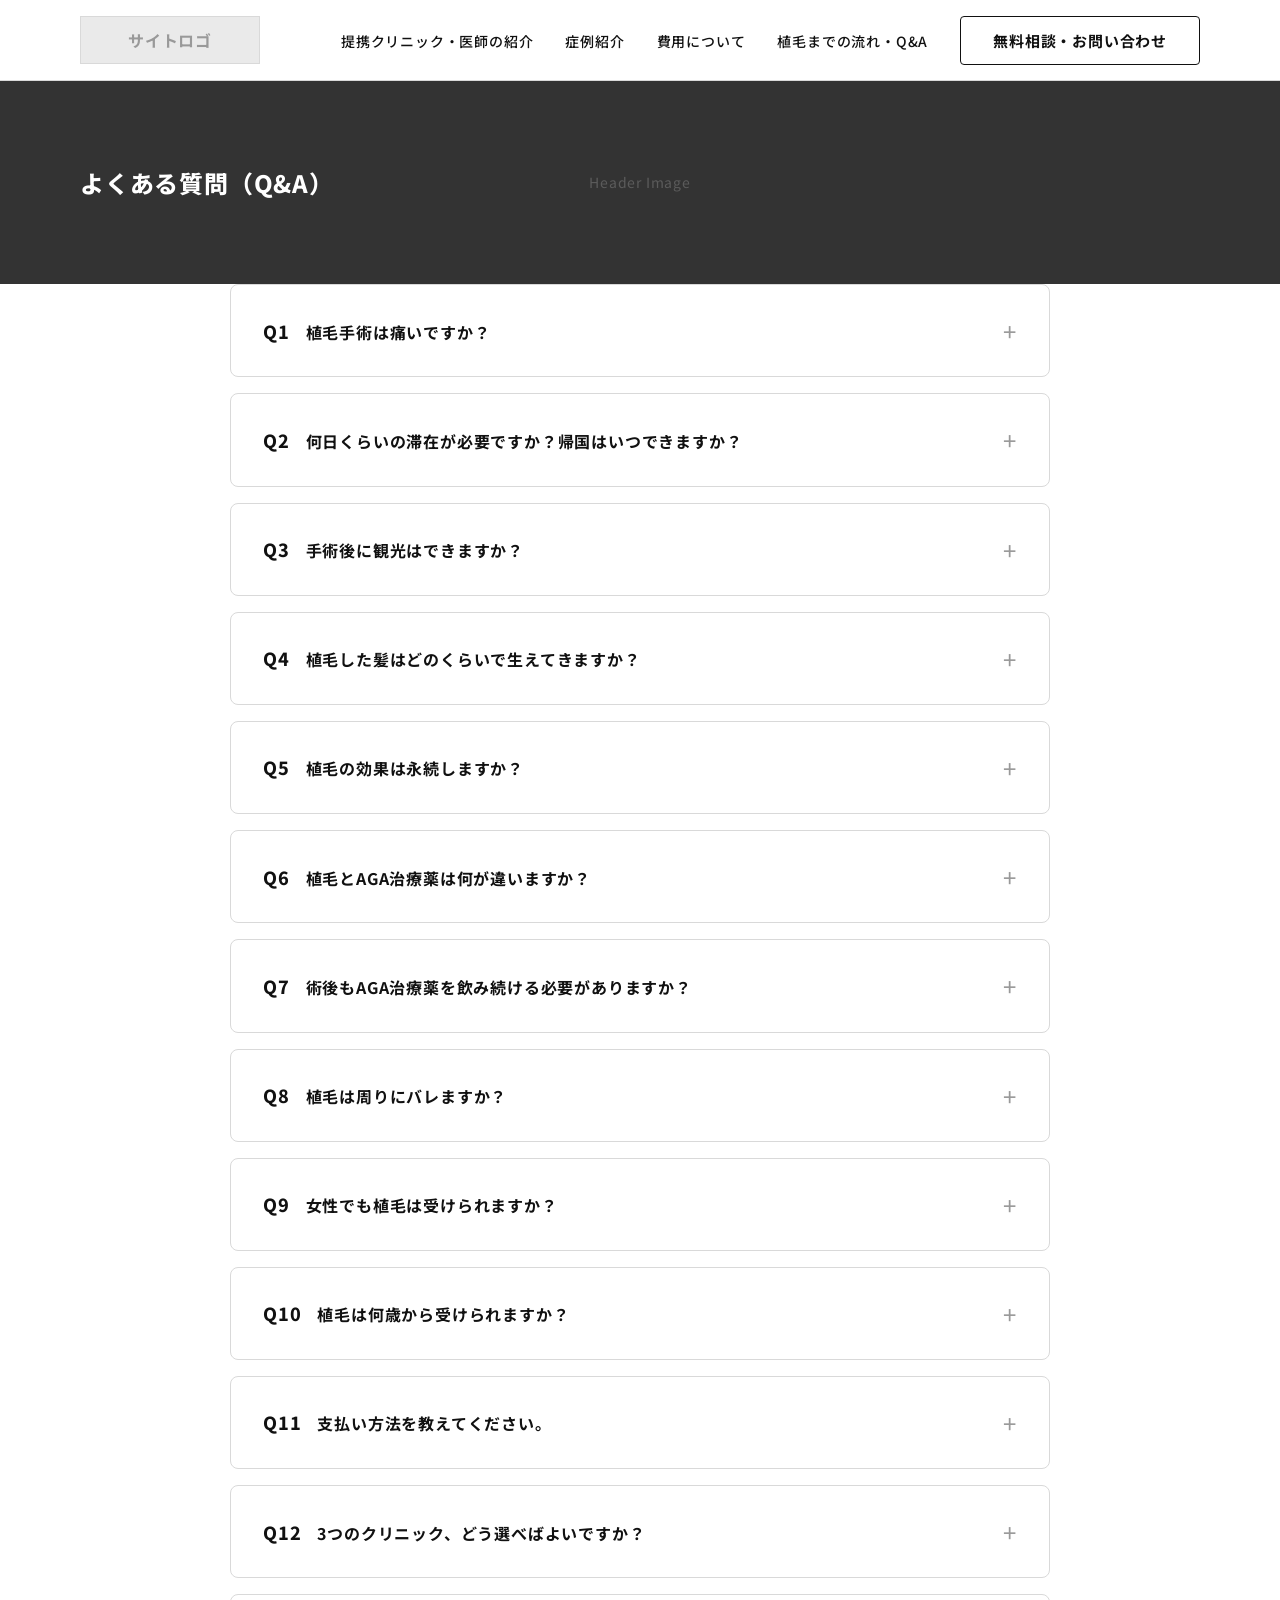
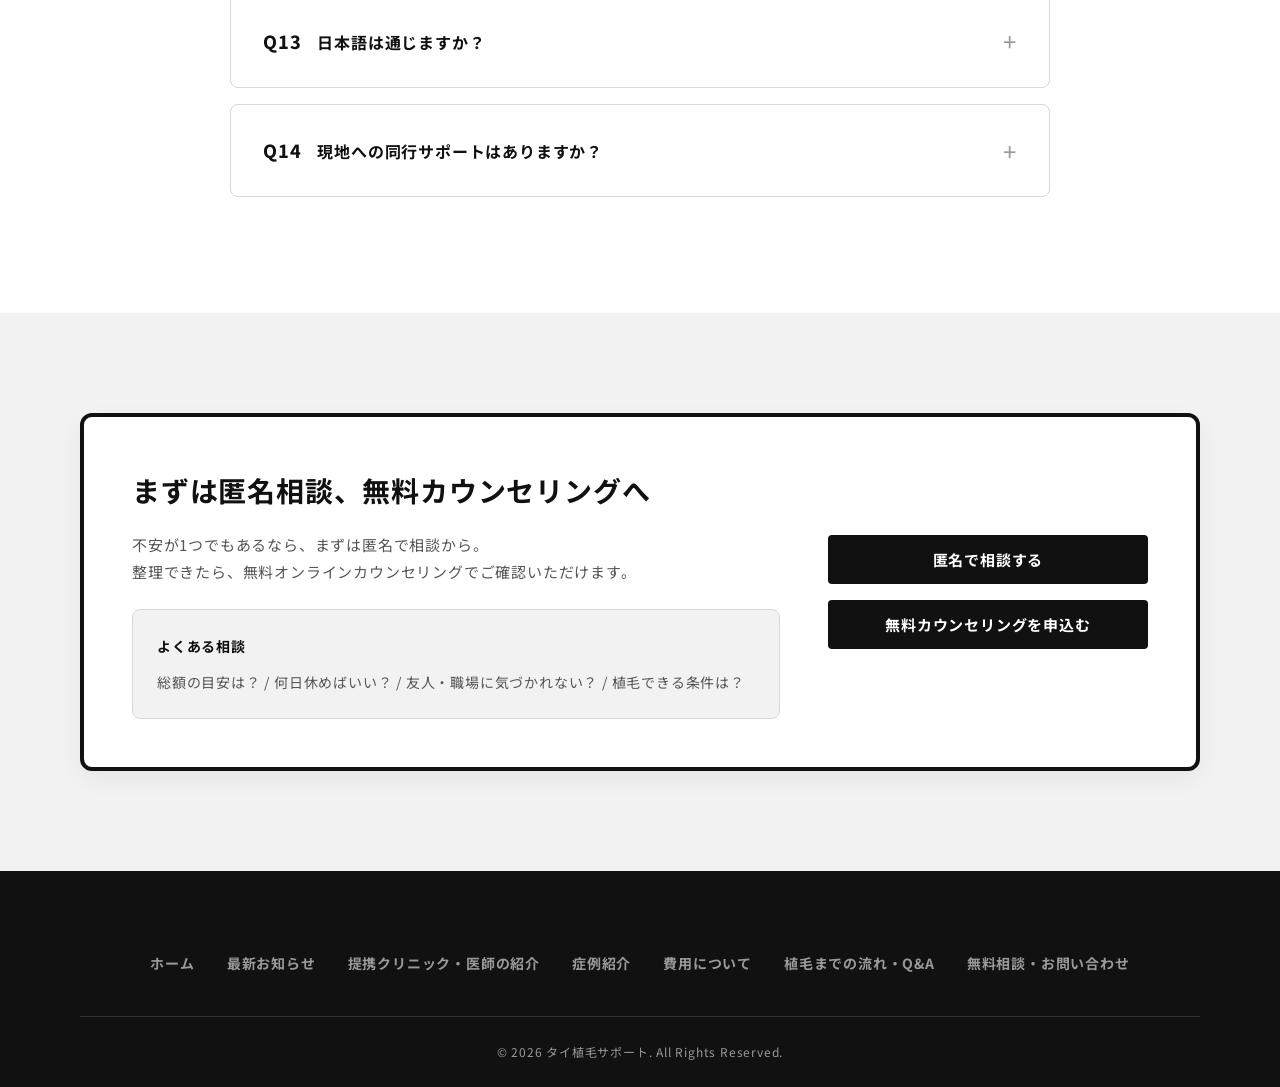
<file: faq.html>
<!DOCTYPE html>
<html lang="ja">
<head>
    <meta charset="UTF-8">
    <meta name="viewport" content="width=device-width, initial-scale=1.0">
    <title>よくある質問（Q&A） - タイ植毛サポート</title>
    <link href="https://fonts.googleapis.com/css2?family=Noto+Sans+JP:wght@400;500;700;800&display=swap" rel="stylesheet">
    <link rel="stylesheet" href="./style.css">
    <style>
        .accordion { margin-bottom: 16px; border: 1px solid var(--border-color); border-radius: 8px; background: #fff; overflow: hidden; }
        .accordion-summary { padding: 24px 32px; font-weight: bold; font-size: 16px; cursor: pointer; list-style: none; display: flex; justify-content: space-between; align-items: center; transition: background 0.2s; }
        .accordion-summary::-webkit-details-marker { display: none; }
        .accordion-summary:hover { background: #fafafa; }
        .accordion-summary::after { content: '+'; font-size: 24px; font-weight: normal; color: var(--text-light); }
        details[open] .accordion-summary { border-bottom: 1px solid var(--border-color); background: #f9f9f9; }
        details[open] .accordion-summary::after { content: '−'; }
        .accordion-content { padding: 32px; font-size: 15px; color: var(--text-secondary); line-height: 1.8; background: #fff; }
        .q-mark { color: #111; font-weight: 800; font-size: 18px; margin-right: 16px; }
    </style>
</head>
<body>

    <!-- Header -->
    <header>
        <div class="container header-inner">
            <div class="logo-placeholder">サイトロゴ</div>
            <nav>
                <ul class="nav-links">
                    <li><a href="clinics.html">提携クリニック・医師の紹介</a></li>
                    <li><a href="cases.html">症例紹介</a></li>
                    <li><a href="price.html">費用について</a></li>
                    <li><a href="flow.html">植毛までの流れ・Q&A</a></li>
                </ul>
            </nav>
            <div class="header-cta">
                <a href="contact.html" class="btn btn-secondary">無料相談・お問い合わせ</a>
            </div>
        </div>
    </header>


        <!-- Page Header -->
    <div class="page-header">
        <div class="container">
            <h1 class="page-title">よくある質問（Q&A）</h1>
        </div>
    </div>

    <section class="section" style="padding-top: 0;">
        <div class="container" style="max-width: 900px;">
            
            <details class="accordion">
                <summary class="accordion-summary"><span><span class="q-mark">Q1</span>植毛手術は痛いですか？</span></summary>
                <div class="accordion-content">
                    <p>手術は局所麻酔で行うため、施術中の痛みはほとんどありません。麻酔の注射の際に少しチクっとした痛みがありますが、その後は痛みを感じることはほとんどありません。痛みを感じるときには遠慮なくスタッフに伝えてください。麻酔薬や鎮痛薬を状態にあわせて調整いたします。術後は軽い違和感や腫れが出る場合がありますが、多くの場合は数日で落ち着きます。</p>
                </div>
            </details>

            <details class="accordion">
                <summary class="accordion-summary"><span><span class="q-mark">Q2</span>何日くらいの滞在が必要ですか？帰国はいつできますか？</span></summary>
                <div class="accordion-content">
                    <p>一般的には 2〜3日程度の滞在 で施術が可能です。</p>
                    <p style="font-weight: bold; margin-top: 12px;">【滞在例】</p>
                    <ul style="margin-left: 20px; margin-bottom: 12px;">
                        <li>1日目：タイ到着・ホテルチェックイン</li>
                        <li>2日目：術前カウンセリング・植毛手術</li>
                        <li>3日目：術後チェックとケア・帰国</li>
                    </ul>
                    <p>手術翌日にクリニックで術後チェックと洗髪ケアを受けた後、帰国が可能です。余裕を持ちたい方は4〜5日程度滞在される方もいます。植毛は体への負担が少ない手術のため、多くの方が短期間の滞在で施術を受けています。</p>
                </div>
            </details>

            <details class="accordion">
                <summary class="accordion-summary"><span><span class="q-mark">Q3</span>手術後に観光はできますか？</span></summary>
                <div class="accordion-content">
                    <p>術後は移植した毛根を安定させるため、安静に過ごすことが推奨されています。長時間の外出は負担になるため、控えていただくと良いです。</p>
                    <p>近くのショッピングモールでのお買い物や食事などをお勧めしております。日本食レストランや足裏マッサージなど楽しんでいただくことは可能です。多くの方はホテルでゆっくり過ごし、術後チェックとケアを受けて帰国されます。</p>
                </div>
            </details>

            <details class="accordion">
                <summary class="accordion-summary"><span><span class="q-mark">Q4</span>植毛した髪はどのくらいで生えてきますか？</span></summary>
                <div class="accordion-content">
                    <p>植毛した髪は、手術後すぐに伸び続けるわけではなく、一度抜けてから再び生えてくるという特徴があります。</p>
                    <p style="font-weight: bold; margin-top: 12px;">【一般的な経過の目安】</p>
                    <ul style="margin-left: 20px; margin-bottom: 12px;">
                        <li>2週間～2ヶ月前後：移植した髪と既存毛が抜ける時期（脱落やショックロスと呼ばれます）</li>
                        <li>3〜4ヶ月：新しい髪の発毛が始まる時期</li>
                        <li>6ヶ月：見た目の変化を感じる方が増える時期</li>
                        <li>12ヶ月：完成に近い状態になる時期</li>
                    </ul>
                    <p>植毛後は個人差がありますが一部に脱毛が起きることがあります。この時期に関しては短期間とうこともあり、待つ期間だと考えてください。脱毛も正常な毛髪サイクルになる準備段階ですので、心配する必要はないです。</p>
                </div>
            </details>

            <details class="accordion">
                <summary class="accordion-summary"><span><span class="q-mark">Q5</span>植毛の効果は永続しますか？</span></summary>
                <div class="accordion-content">
                    <p>移植に使用する毛根は、後頭部など薄毛の影響を受けにくい部位から採取します。この毛根はDHT（薄毛の原因となるホルモン）の影響を受けにくい性質を持つため、移植後も抜けにくく、長期的な効果が期待できます。</p>
                    <p>ただし、植毛した部分の周囲にある既存の毛については、薄毛が進行する可能性があります。そのため、フィナステリドやミノキシジルなどを併用し、薄毛の進行を抑えることを推奨する場合があります。</p>
                </div>
            </details>

            <details class="accordion">
                <summary class="accordion-summary"><span><span class="q-mark">Q6</span>植毛とAGA治療薬は何が違いますか？</span></summary>
                <div class="accordion-content">
                    <p>AGA治療薬（フィナステリド・ミノキシジルなど）は、これ以上薄毛を進行させない・現在の髪を維持・増やすことを目的とした治療です。一方、植毛はすでに薄くなった部分に毛根を移植し、髪を物理的に増やす施術です。</p>
                    <p>「薬を飲んでいるが、薄くなった部分が気になる」「より早く見た目を改善したい」という方に、植毛は特に有効な選択肢となります。薬と植毛を併用するケースも多くあります。<br>またAGA治療薬の効果は頭頂部に限定的であることが多く、効果がみられる年齢も若年層が多いです。そのため進行された薄毛に関しては植毛が適応となることが多いです。</p>
                </div>
            </details>

            <details class="accordion">
                <summary class="accordion-summary"><span><span class="q-mark">Q7</span>術後もAGA治療薬を飲み続ける必要がありますか？</span></summary>
                <div class="accordion-content">
                    <p>移植した毛根自体は薬なしでも維持されますが、周辺の既存毛の薄毛進行を抑えるために、術後も内服薬の継続をおすすめする場合があります。<br>薬の継続については、医師カウンセリングの際に個別にご相談いただけます。</p>
                </div>
            </details>

            <details class="accordion">
                <summary class="accordion-summary"><span><span class="q-mark">Q8</span>植毛は周りにバレますか？</span></summary>
                <div class="accordion-content">
                    <p>術後数日間は個人差がありますが赤みや腫れが出ることがあります。ただ、髪を少し伸ばしておく・数日の有休取得などで、職場や家族に気づかれずに済んでいる方がほとんどです。</p>
                    <p>個々の状態にあわせて、以下のような対策をご提案・サポートさせていただくことが多いです。<br>
                    ・髪の毛を少し長めに伸ばしておく<br>
                    ・帽子やウイッグを着用する<br>
                    ・バンダナを使用する<br>
                    ・渡航を含めて数日〜1週間程度の休暇を取る</p>
                    <p>また、植毛後は直射日光は避ける必要があるため、クリニックからはバンダナの支給があり着用する方が多いです。カウンセリング時には、髪型やお仕事の状況に合わせて目立ちにくい方法やダウンタイムの過ごし方についてもご案内いたします。</p>
                </div>
            </details>

            <details class="accordion">
                <summary class="accordion-summary"><span><span class="q-mark">Q9</span>女性でも植毛は受けられますか？</span></summary>
                <div class="accordion-content">
                    <p>はい、女性の方も施術を受けることができます。女性の薄毛（びまん性脱毛・分け目の薄さ、頭頂部の薄さなど）でお悩みの方からのご相談も承っております。<br>海外では女性の植毛も非常に多く実施されております。タイ植毛では周りの目を気にせずに植毛に専念することが可能あり、最新の需要は伸びております。</p>
                </div>
            </details>

            <details class="accordion">
                <summary class="accordion-summary"><span><span class="q-mark">Q10</span>植毛は何歳から受けられますか？</span></summary>
                <div class="accordion-content">
                    <p>一般的には20歳以上であれば施術可能です。ただし薄毛の進行状況によっては、医師から将来的なデザインを考慮した提案を行う場合があります。</p>
                </div>
            </details>

            <details class="accordion">
                <summary class="accordion-summary"><span><span class="q-mark">Q11</span>支払い方法を教えてください。</span></summary>
                <div class="accordion-content">
                    <p>クリニックによって対応が異なります。現金（タイバーツ）のほか、クレジットカード（VISA・Mastercard）でのお支払いが可能です。</p>
                    <p>ただし、クリニックによってはカード決済に手数料（約3%）が発生する場合があります。手数料が気になる方には、現金払いやカード手数料無料のクリニックもご案内いたしますので、カウンセリング時にお気軽にご相談ください。</p>
                </div>
            </details>

            <details class="accordion">
                <summary class="accordion-summary"><span><span class="q-mark">Q12</span>3つのクリニック、どう選べばよいですか？</span></summary>
                <div class="accordion-content">
                    <p>それぞれのクリニックに特徴があります。</p>
                    <p>・<strong>費用をできるだけ抑えたい方</strong> → Hair Restore（価格が最もリーズナブル、カード手数料無料）<br>
                    ・<strong>宿泊サポートも充実させたい方</strong> → Full Hair（中級ホテル4泊無料など特典が手厚い）<br>
                    ・<strong>実績・安心感を最優先したい方</strong> → DHT Clinic（本院としての豊富な実績）</p>
                    <p>どのクリニックが合うかは、薄毛の状態・ご予算・ご希望によって異なります。無料オンラインカウンセリングでご状況をお伺いしたうえで、最適なクリニックをご提案いたします。</p>
                </div>
            </details>

            <details class="accordion">
                <summary class="accordion-summary"><span><span class="q-mark">Q13</span>日本語は通じますか？</span></summary>
                <div class="accordion-content">
                    <p>クリニックは英語対応ですが、相談・カウンセリング・手術当日のすべてに日本語通訳が対応いたします。言葉の壁を理由に迷う必要はありません。<br>医療従事者（医師、薬剤師、看護師等）で語学が非常に堪能な通訳チームを構成しており、24時間対応も可能です。</p>
                </div>
            </details>

            <details class="accordion">
                <summary class="accordion-summary"><span><span class="q-mark">Q14</span>現地への同行サポートはありますか？</span></summary>
                <div class="accordion-content">
                    <p>現地までの渡航等不安な方には同行サポート（オプション）もご案内しております。同行サポートは、週末・ゴールデンウイーク・年末年始・お盆休みなどのタイミングで可能です。ご希望がございましたら遠慮なくご連絡ください。</p>
                    <p>当日は医療に詳しい通訳スタッフが同行し、クリニックでのカウンセリングや手術当日のサポートを行います。同行費用はご負担いただきますが、複数名での参加を想定しているため、人数が集まることで比較的リーズナブルにご利用いただけます。</p>
                </div>
            </details>

        </div>
    </section>

    <!-- CTA: まずは匿名相談、無料カウンセリングへ -->
    <section class="section section-bg">
        <div class="container">
            <div class="cta-box">
                <div class="cta-col-text">
                    <h2 class="cta-title">まずは匿名相談、無料カウンセリングへ</h2>
                    <p class="cta-text">
                        不安が1つでもあるなら、まずは匿名で相談から。<br>
                        整理できたら、無料オンラインカウンセリングでご確認いただけます。
                    </p>
                    
                    <div class="cta-points">
                        <p>よくある相談</p>
                        <p class="cta-slash-list">総額の目安は？ / 何日休めばいい？ / 友人・職場に気づかれない？ / 植毛できる条件は？</p>
                    </div>
                </div>

                <div class="cta-col-btns">
                    <div class="cta-buttons-vertical">
                        <a href="contact.html" class="btn btn-line">匿名で相談する</a>
                        <a href="contact.html" class="btn btn-primary">無料カウンセリングを申込む</a>
                    </div>
                </div>
            </div>
        </div>
    </section>

    <!-- Footer -->
    <footer>
        <div class="container">
            <div class="footer-inner" style="flex-direction: column; align-items: center; text-align: center; margin-bottom: 40px; gap: 40px;">
                <nav class="footer-nav-horizontal">
                    <a href="index.html">ホーム</a>
                    <a href="news.html">最新お知らせ</a>
                    <a href="clinics.html">提携クリニック・医師の紹介</a>
                    <a href="cases.html">症例紹介</a>
                    <a href="price.html">費用について</a>
                    <a href="flow.html">植毛までの流れ・Q&A</a>
                    <a href="contact.html">無料相談・お問い合わせ</a>
                </nav>
            </div>
            <div class="copyright">
                &copy; 2026 タイ植毛サポート. All Rights Reserved.
            </div>
        </div>
    </footer>

</body>
</html>
</file>
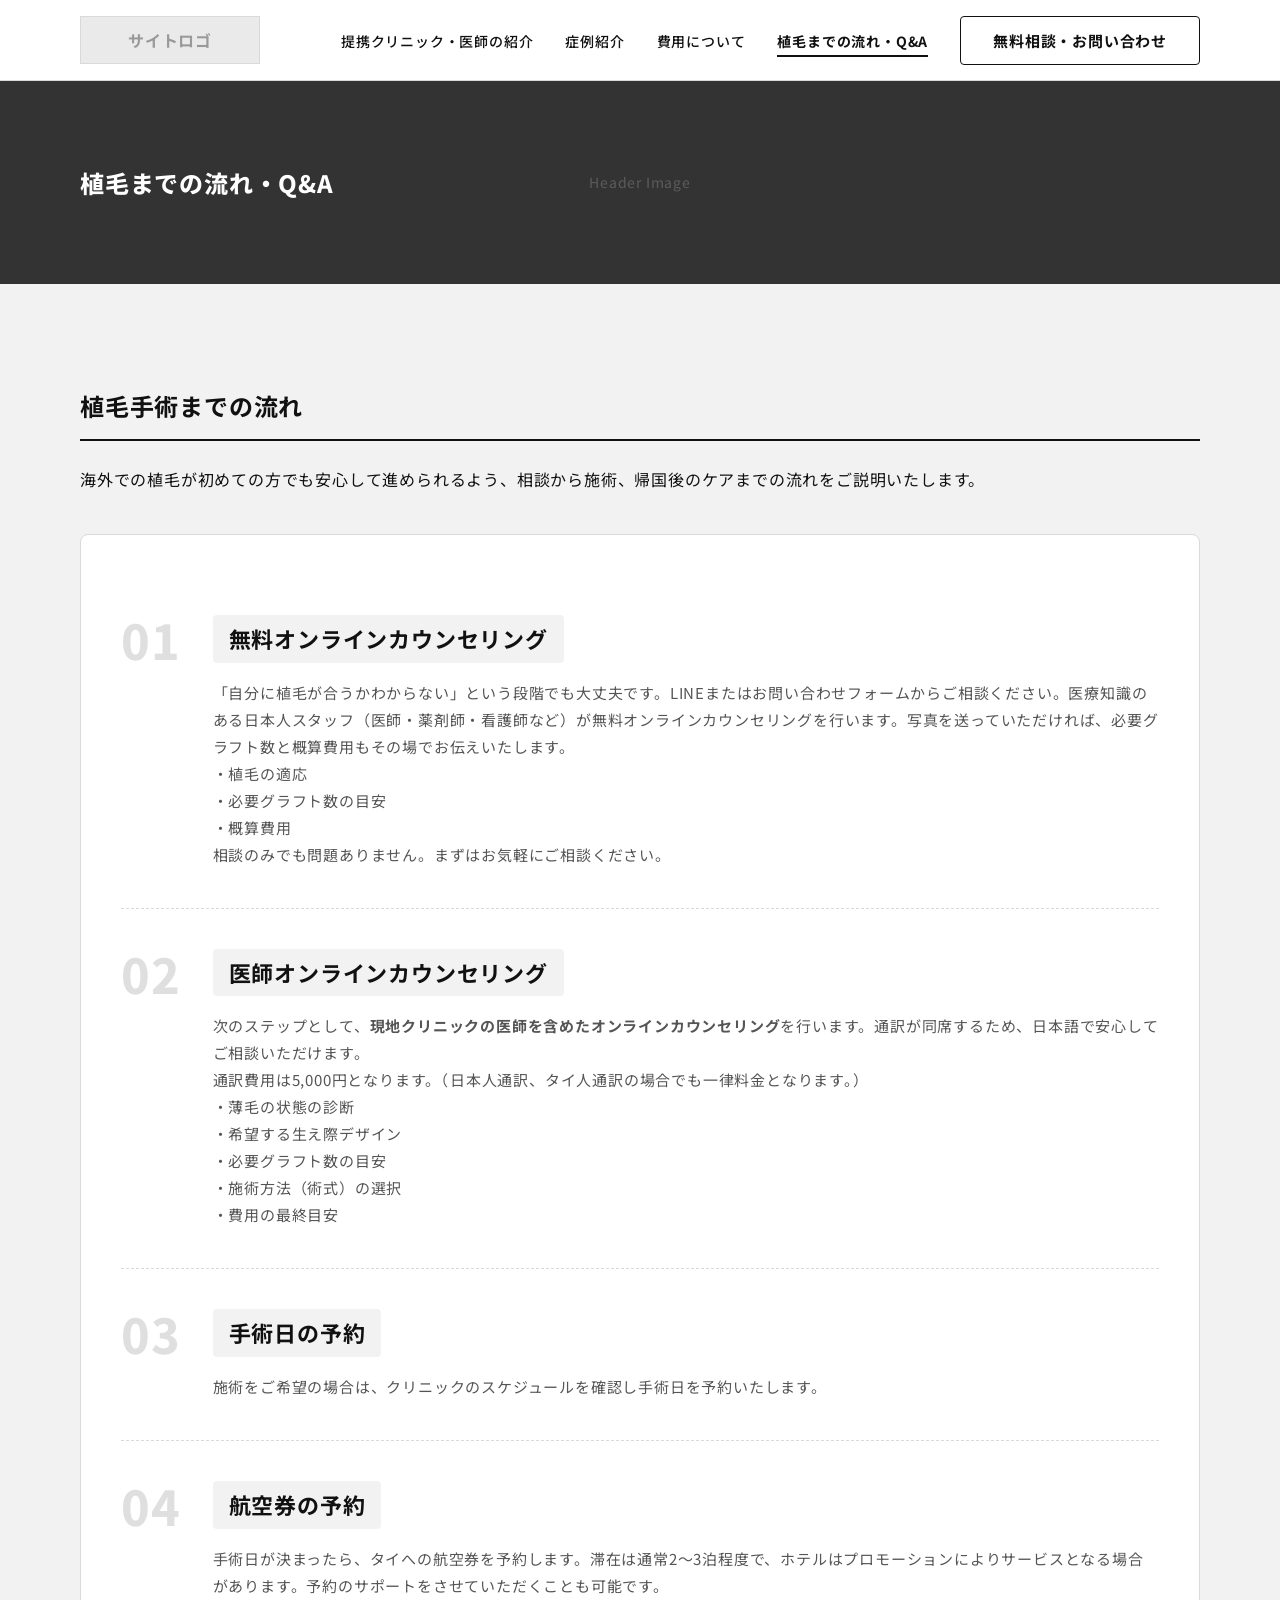
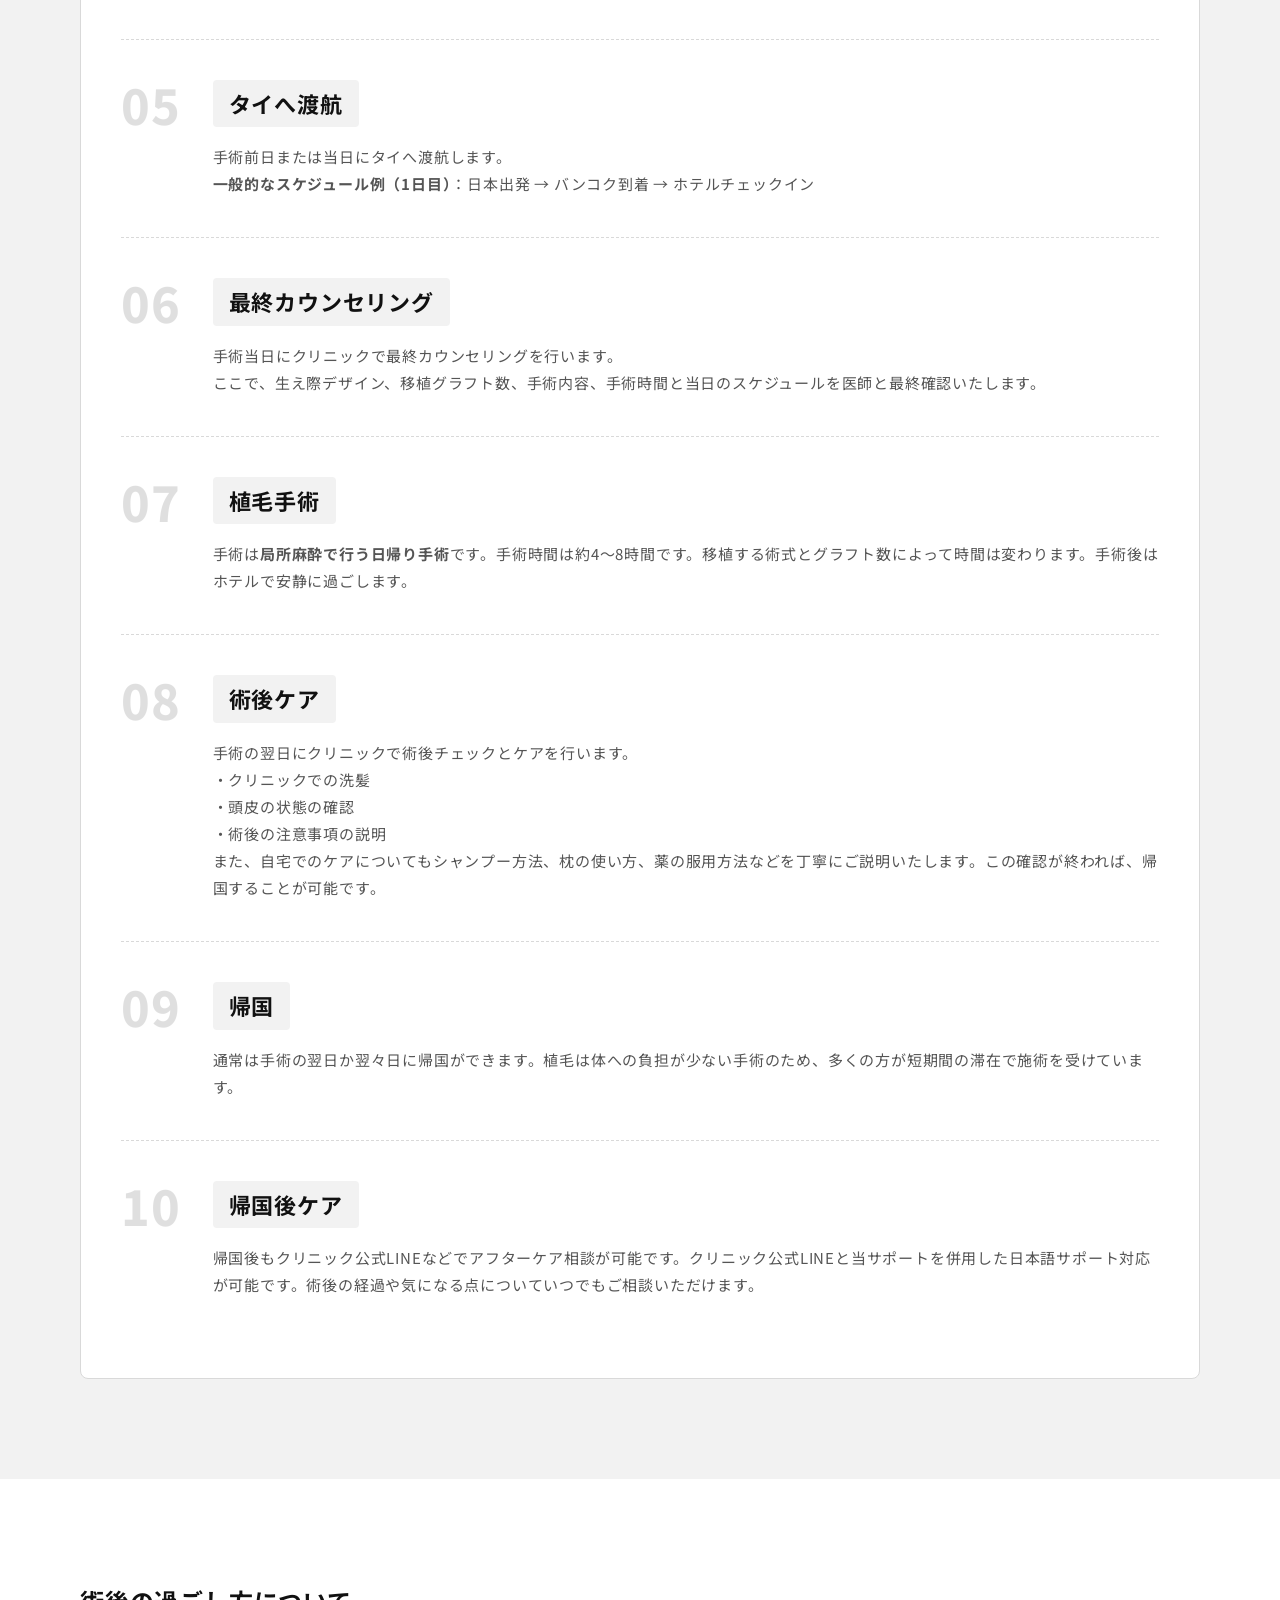
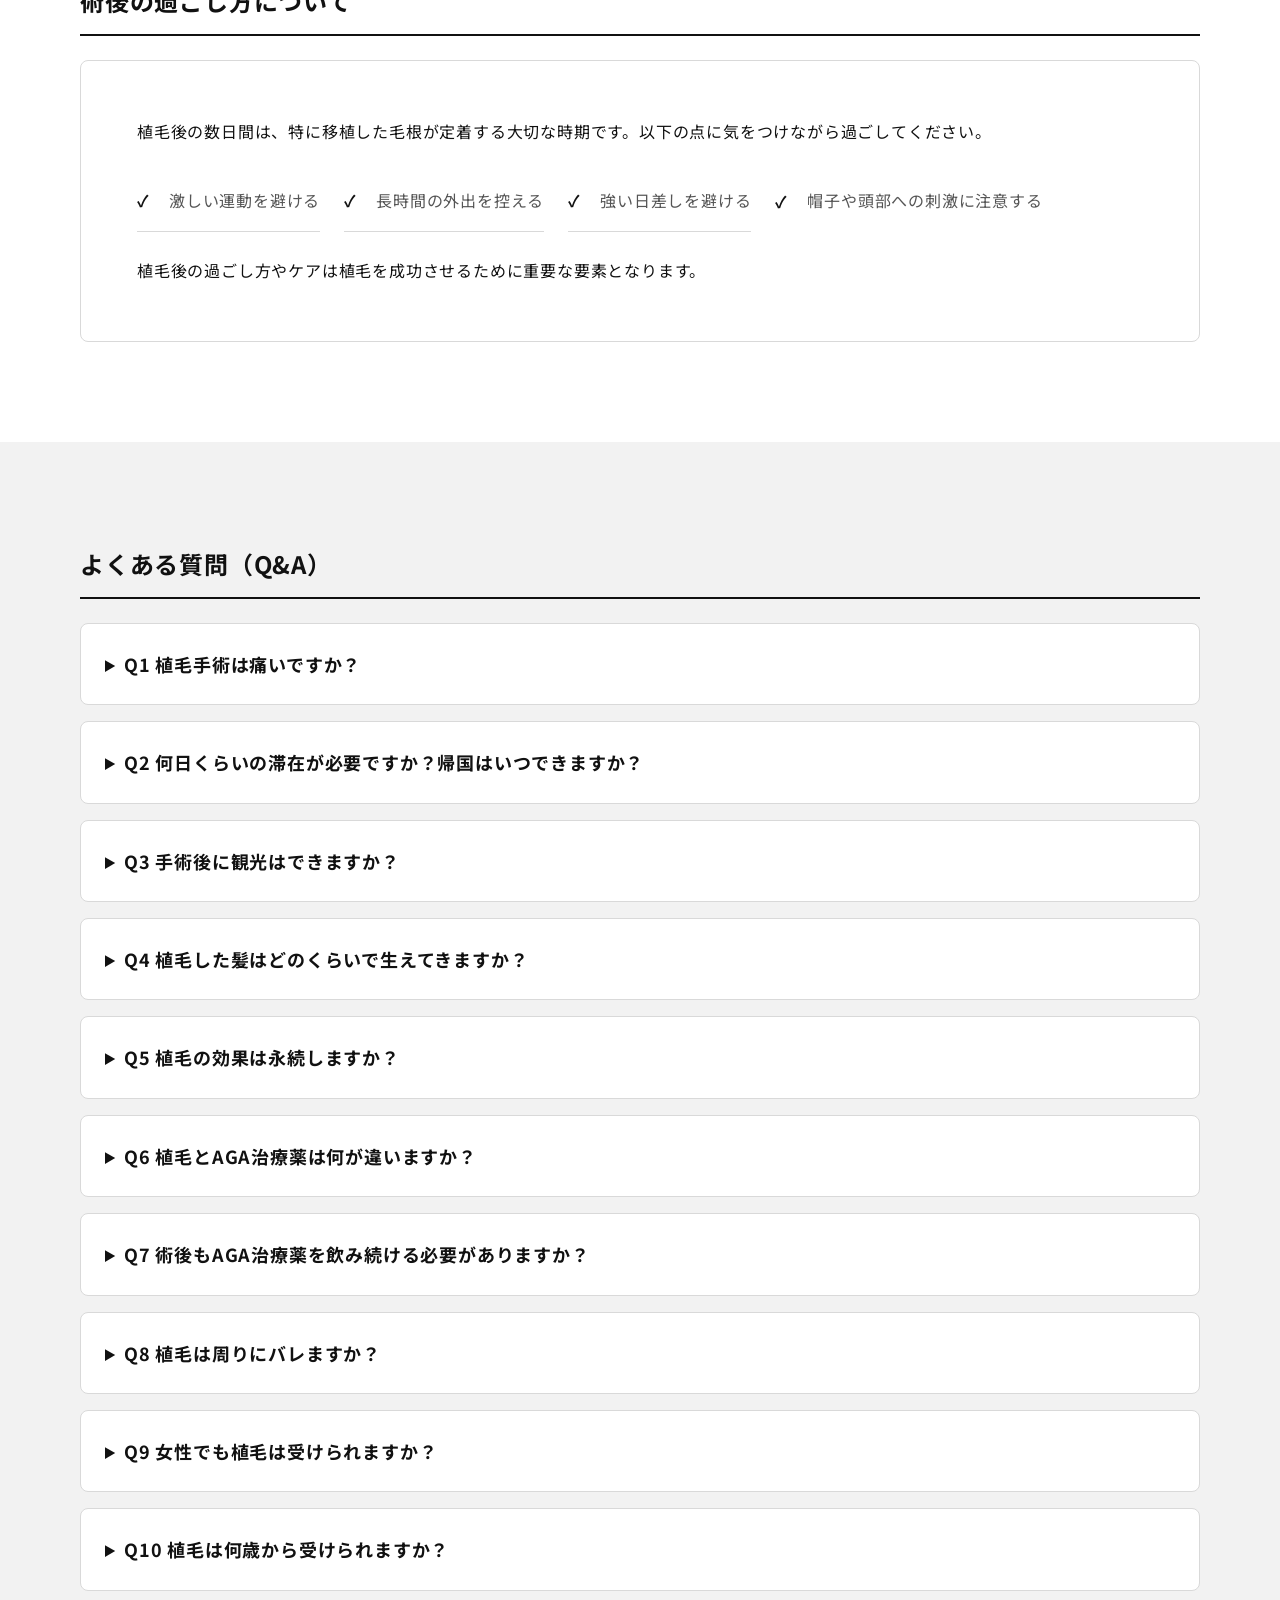
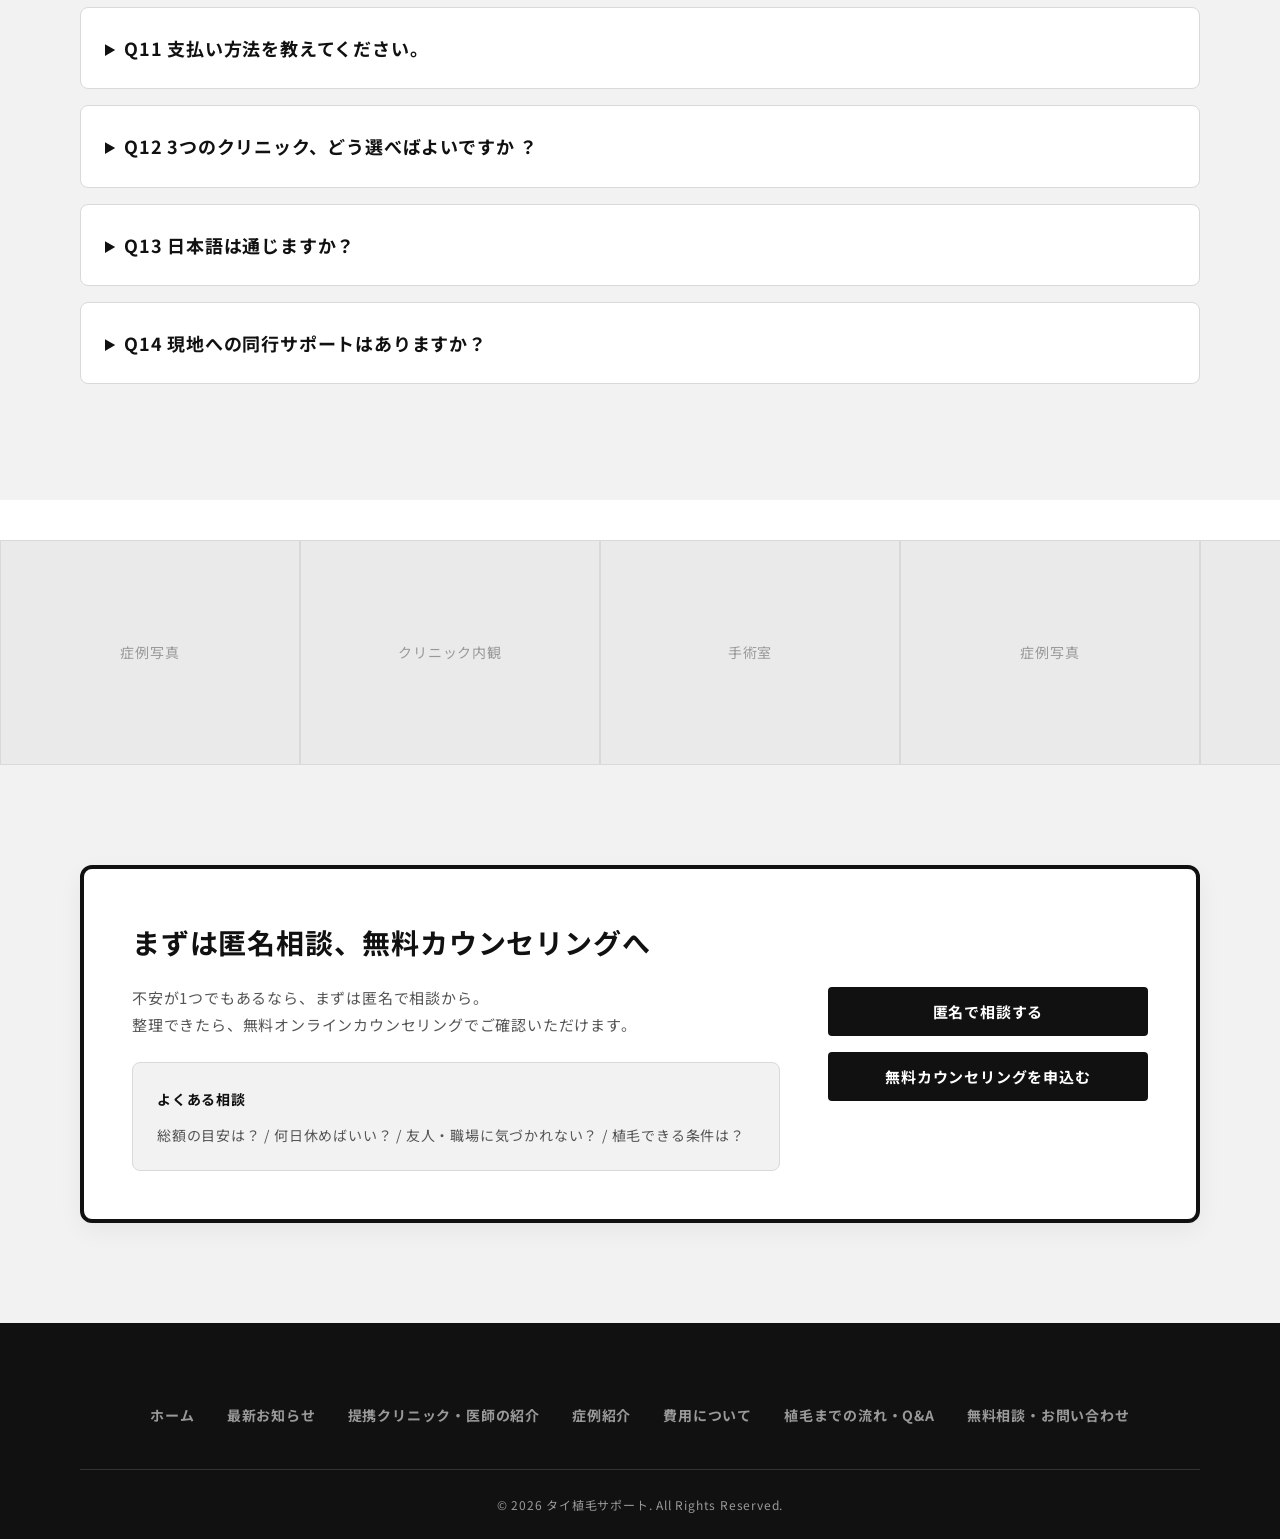
<file: flow.html>
<!DOCTYPE html>
<html lang="ja">
<head>
    <meta charset="UTF-8">
    <meta name="viewport" content="width=device-width, initial-scale=1.0">
    <title>植毛までの流れ・Q&A - タイ植毛サポート</title>
    <link href="https://fonts.googleapis.com/css2?family=Noto+Sans+JP:wght@400;500;700;800&display=swap" rel="stylesheet">
    <link rel="stylesheet" href="./style.css">
    <style>
        .step-item { display: flex; gap: 32px; padding: 40px 0; border-bottom: 1px dashed var(--border-color); }
        .step-item:last-child { border-bottom: none; }
        .step-number { font-size: 48px; font-weight: 800; color: var(--text-light); opacity: 0.3; line-height: 1; }
        .step-title { font-size: 22px; font-weight: bold; margin-bottom: 16px; display: inline-block; background: var(--bg-secondary); padding: 4px 16px; border-radius: 4px; }
        .step-desc { font-size: 15px; color: var(--text-secondary); line-height: 1.8; }
        
        .section-headline { font-size: 24px; font-weight: bold; margin-bottom: 24px; padding-bottom: 12px; border-bottom: 2px solid var(--text-primary); }
    </style>
</head>
<body>

    <!-- Header -->
    <header>
        <div class="container header-inner">
            <a href="index.html" class="logo-placeholder" style="text-decoration: none;">サイトロゴ</a>
            <nav>
                <ul class="nav-links">
                    <li><a href="clinics.html">提携クリニック・医師の紹介</a></li>
                    <li><a href="cases.html">症例紹介</a></li>
                    <li><a href="price.html">費用について</a></li>
                    <li><a href="flow.html" style="font-weight: 700; border-bottom: 2px solid var(--text-primary); padding-bottom: 4px;">植毛までの流れ・Q&A</a></li>
                </ul>
            </nav>
            <div class="header-cta">
                <a href="contact.html" class="btn btn-secondary">無料相談・お問い合わせ</a>
            </div>
        </div>
    </header>

        <!-- Page Header -->
    <div class="page-header">
        <div class="container">
            <h1 class="page-title">植毛までの流れ・Q&A</h1>
        </div>
    </div>

    <!-- 植毛手術までの流れ -->
    <section class="section section-bg">
        <div class="container">
            <h2 class="section-headline">植毛手術までの流れ</h2>
            <p style="margin-bottom: 40px; font-size: 16px;">海外での植毛が初めての方でも安心して進められるよう、相談から施術、帰国後のケアまでの流れをご説明いたします。</p>

            <div style="background: #fff; padding: 40px; border-radius: 8px; border: 1px solid var(--border-color);">
                
                <div class="step-item">
                    <div class="step-number">01</div>
                    <div class="step-content">
                        <h3 class="step-title">無料オンラインカウンセリング</h3>
                        <div class="step-desc">
                            <p>「自分に植毛が合うかわからない」という段階でも大丈夫です。LINEまたはお問い合わせフォームからご相談ください。医療知識のある日本人スタッフ（医師・薬剤師・看護師など）が無料オンラインカウンセリングを行います。写真を送っていただければ、必要グラフト数と概算費用もその場でお伝えいたします。</p>
                            <p>・植毛の適応<br>・必要グラフト数の目安<br>・概算費用<br>相談のみでも問題ありません。まずはお気軽にご相談ください。</p>
                        </div>
                    </div>
                </div>

                <div class="step-item">
                    <div class="step-number">02</div>
                    <div class="step-content">
                        <h3 class="step-title">医師オンラインカウンセリング</h3>
                        <div class="step-desc">
                            <p>次のステップとして、<strong>現地クリニックの医師を含めたオンラインカウンセリング</strong>を行います。通訳が同席するため、日本語で安心してご相談いただけます。<br>通訳費用は5,000円となります。（日本人通訳、タイ人通訳の場合でも一律料金となります。）</p>
                            <p>・薄毛の状態の診断<br>・希望する生え際デザイン<br>・必要グラフト数の目安<br>・施術方法（術式）の選択<br>・費用の最終目安</p>
                        </div>
                    </div>
                </div>

                <div class="step-item">
                    <div class="step-number">03</div>
                    <div class="step-content">
                        <h3 class="step-title">手術日の予約</h3>
                        <div class="step-desc">
                            <p>施術をご希望の場合は、クリニックのスケジュールを確認し手術日を予約いたします。</p>
                        </div>
                    </div>
                </div>

                <div class="step-item">
                    <div class="step-number">04</div>
                    <div class="step-content">
                        <h3 class="step-title">航空券の予約</h3>
                        <div class="step-desc">
                            <p>手術日が決まったら、タイへの航空券を予約します。滞在は通常2〜3泊程度で、ホテルはプロモーションによりサービスとなる場合があります。予約のサポートをさせていただくことも可能です。</p>
                        </div>
                    </div>
                </div>

                <div class="step-item">
                    <div class="step-number">05</div>
                    <div class="step-content">
                        <h3 class="step-title">タイへ渡航</h3>
                        <div class="step-desc">
                            <p>手術前日または当日にタイへ渡航します。<br><strong>一般的なスケジュール例（1日目）</strong>：日本出発 → バンコク到着 → ホテルチェックイン</p>
                        </div>
                    </div>
                </div>

                <div class="step-item">
                    <div class="step-number">06</div>
                    <div class="step-content">
                        <h3 class="step-title">最終カウンセリング</h3>
                        <div class="step-desc">
                            <p>手術当日にクリニックで最終カウンセリングを行います。<br>ここで、生え際デザイン、移植グラフト数、手術内容、手術時間と当日のスケジュールを医師と最終確認いたします。</p>
                        </div>
                    </div>
                </div>

                <div class="step-item">
                    <div class="step-number">07</div>
                    <div class="step-content">
                        <h3 class="step-title">植毛手術</h3>
                        <div class="step-desc">
                            <p>手術は<strong>局所麻酔で行う日帰り手術</strong>です。手術時間は約4〜8時間です。移植する術式とグラフト数によって時間は変わります。手術後はホテルで安静に過ごします。</p>
                        </div>
                    </div>
                </div>

                <div class="step-item">
                    <div class="step-number">08</div>
                    <div class="step-content">
                        <h3 class="step-title">術後ケア</h3>
                        <div class="step-desc">
                            <p>手術の翌日にクリニックで術後チェックとケアを行います。<br>・クリニックでの洗髪<br>・頭皮の状態の確認<br>・術後の注意事項の説明</p>
                            <p>また、自宅でのケアについてもシャンプー方法、枕の使い方、薬の服用方法などを丁寧にご説明いたします。この確認が終われば、帰国することが可能です。</p>
                        </div>
                    </div>
                </div>

                <div class="step-item">
                    <div class="step-number">09</div>
                    <div class="step-content">
                        <h3 class="step-title">帰国</h3>
                        <div class="step-desc">
                            <p>通常は手術の翌日か翌々日に帰国ができます。植毛は体への負担が少ない手術のため、多くの方が短期間の滞在で施術を受けています。</p>
                        </div>
                    </div>
                </div>

                <div class="step-item">
                    <div class="step-number">10</div>
                    <div class="step-content">
                        <h3 class="step-title">帰国後ケア</h3>
                        <div class="step-desc">
                            <p>帰国後もクリニック公式LINEなどでアフターケア相談が可能です。クリニック公式LINEと当サポートを併用した日本語サポート対応が可能です。術後の経過や気になる点についていつでもご相談いただけます。</p>
                        </div>
                    </div>
                </div>

            </div>
        </div>
    </section>

    <!-- 術後の過ごし方 -->
    <section class="section">
        <div class="container">
            <h2 class="section-headline">術後の過ごし方について</h2>
            <div class="text-box" style="max-width: 100%;">
                <p>植毛後の数日間は、特に移植した毛根が定着する大切な時期です。以下の点に気をつけながら過ごしてください。</p>
                <ul class="check-list" style="margin-bottom: 24px; display: flex; flex-wrap: wrap; gap: 8px 24px;">
                    <li>激しい運動を避ける</li>
                    <li>長時間の外出を控える</li>
                    <li>強い日差しを避ける</li>
                    <li>帽子や頭部への刺激に注意する</li>
                </ul>
                <p>植毛後の過ごし方やケアは植毛を成功させるために重要な要素となります。</p>
            </div>
        </div>
    </section>


    <!-- よくある質問（Q&A） -->
    <section class="section section-bg">
        <div class="container">
            <h2 class="section-headline">よくある質問（Q&A）</h2>
            <div class="faq-list">
                <details style="margin-bottom: 16px; border: 1px solid var(--border-color); border-radius: 8px; background: #fff;">
                    <summary style="padding: 24px; font-weight: bold; cursor: pointer; font-size: 18px;">Q1 植毛手術は痛いですか？</summary>
                    <div style="padding: 0 24px 24px 24px; color: var(--text-secondary); line-height: 1.8;">
                        手術は局所麻酔で行うため、施術中の痛みはほとんどありません。麻酔の注射の際に少しチクっとした痛みがありますが、その後は痛みを感じることはほとんどありません。痛みを感じるときには遠慮なくスタッフに伝えてください。麻酔薬や鎮痛薬を状態にあわせて調整いたします。術後は軽い違和感や腫れが出る場合がありますが、多くの場合は数日で落ち着きます。
                    </div>
                </details>
                <details style="margin-bottom: 16px; border: 1px solid var(--border-color); border-radius: 8px; background: #fff;">
                    <summary style="padding: 24px; font-weight: bold; cursor: pointer; font-size: 18px;">Q2 何日くらいの滞在が必要ですか？帰国はいつできますか？</summary>
                    <div style="padding: 0 24px 24px 24px; color: var(--text-secondary); line-height: 1.8;">
                        一般的には 2〜3日程度の滞在 で施術が可能です。<br>
                        【滞在例】<br>
                        ・1日目：タイ到着・ホテルチェックイン<br>
                        ・2日目：術前カウンセリング・植毛手術<br>
                        ・3日目：術後チェックとケア・帰国<br>
                        手術翌日にクリニックで術後チェックと洗髪ケアを受けた後、帰国が可能です。余裕を持ちたい方は4〜5日程度滞在される方もいます。植毛は体への負担が少ない手術のため、多くの方が短期間の滞在で施術を受けています。
                    </div>
                </details>
                <details style="margin-bottom: 16px; border: 1px solid var(--border-color); border-radius: 8px; background: #fff;">
                    <summary style="padding: 24px; font-weight: bold; cursor: pointer; font-size: 18px;">Q3 手術後に観光はできますか？</summary>
                    <div style="padding: 0 24px 24px 24px; color: var(--text-secondary); line-height: 1.8;">
                        術後は移植した毛根を安定させるため、安静に過ごすことが推奨されています。長時間の外出は負担になるため、控えていただくと良いです。<br>
                        近くのショッピングモールでのお買い物や食事などをお勧めしております。日本食レストランや足裏マッサージなど楽しんでいただくことは可能です。<br>
                        多くの方はホテルでゆっくり過ごし、術後チェックとケアを受けて帰国されます。
                    </div>
                </details>
                <details style="margin-bottom: 16px; border: 1px solid var(--border-color); border-radius: 8px; background: #fff;">
                    <summary style="padding: 24px; font-weight: bold; cursor: pointer; font-size: 18px;">Q4 植毛した髪はどのくらいで生えてきますか？</summary>
                    <div style="padding: 0 24px 24px 24px; color: var(--text-secondary); line-height: 1.8;">
                        植毛した髪は、手術後すぐに伸び続けるわけではなく、一度抜けてから再び生えてくるという特徴があります。<br>
                        【一般的な経過の目安】<br>
                        ・2週間～2ヶ月前後：移植した髪と既存毛が抜ける時期（脱落やショックロスと呼ばれます）<br>
                        ・3〜4ヶ月：新しい髪の発毛が始まる時期<br>
                        ・6ヶ月：見た目の変化を感じる方が増える時期<br>
                        ・12ヶ月：完成に近い状態になる時期<br>
                        植毛後は個人差がありますが一部に脱毛が起きることがあります。この時期に関しては短期間とうこともあり、待つ期間だと考えてください。脱毛も正常な毛髪サイクルになる準備段階ですので、心配する必要はないです。
                    </div>
                </details>
                <details style="margin-bottom: 16px; border: 1px solid var(--border-color); border-radius: 8px; background: #fff;">
                    <summary style="padding: 24px; font-weight: bold; cursor: pointer; font-size: 18px;">Q5 植毛の効果は永続しますか？</summary>
                    <div style="padding: 0 24px 24px 24px; color: var(--text-secondary); line-height: 1.8;">
                        移植に使用する毛根は、後頭部など薄毛の影響を受けにくい部位から採取します。この毛根はDHT（薄毛の原因となるホルモン）の影響を受けにくい性質を持つため、移植後も抜けにくく、長期的な効果が期待できます。<br>
                        ただし、植毛した部分の周囲にある既存の毛については、薄毛が進行する可能性があります。そのため、フィナステリドやミノキシジルなどを併用し、薄毛の進行を抑えることを推奨する場合があります。
                    </div>
                </details>
                <details style="margin-bottom: 16px; border: 1px solid var(--border-color); border-radius: 8px; background: #fff;">
                    <summary style="padding: 24px; font-weight: bold; cursor: pointer; font-size: 18px;">Q6 植毛とAGA治療薬は何が違いますか？</summary>
                    <div style="padding: 0 24px 24px 24px; color: var(--text-secondary); line-height: 1.8;">
                        AGA治療薬（フィナステリド・ミノキシジルなど）は、これ以上薄毛を進行させない・現在の髪を維持・増やすことを目的とした治療です。一方、植毛はすでに薄くなった部分に毛根を移植し、髪を物理的に増やす施術です。<br>
                        「薬を飲んでいるが、薄くなった部分が気になる」「より早く見た目を改善したい」という方に、植毛は特に有効な選択肢となります。薬と植毛を併用するケースも多くあります。<br>
                        またAGA治療薬の効果は頭頂部に限定的であることが多く、効果がみられる年齢も若年層が多いです。そのため進行された薄毛に関しては植毛が適応となることが多いです。
                    </div>
                </details>
                <details style="margin-bottom: 16px; border: 1px solid var(--border-color); border-radius: 8px; background: #fff;">
                    <summary style="padding: 24px; font-weight: bold; cursor: pointer; font-size: 18px;">Q7 術後もAGA治療薬を飲み続ける必要がありますか？</summary>
                    <div style="padding: 0 24px 24px 24px; color: var(--text-secondary); line-height: 1.8;">
                        移植した毛根自体は薬なしでも維持されますが、周辺の既存毛の薄毛進行を抑えるために、術後も内服薬の継続をおすすめする場合があります。<br>
                        薬の継続については、医師カウンセリングの際に個別にご相談いただけます。
                    </div>
                </details>
                <details style="margin-bottom: 16px; border: 1px solid var(--border-color); border-radius: 8px; background: #fff;">
                    <summary style="padding: 24px; font-weight: bold; cursor: pointer; font-size: 18px;">Q8 植毛は周りにバレますか？</summary>
                    <div style="padding: 0 24px 24px 24px; color: var(--text-secondary); line-height: 1.8;">
                        術後数日間は個人差がありますが赤みや腫れが出ることがあります。ただ、髪を少し伸ばしておく・数日の有休取得などで、職場や家族に気づかれずに済んでいる方がほとんどです。<br>
                        個々の状態にあわせて、以下のような対策をご提案・サポートさせていただくことが多いです。<br>
                        ・髪の毛を少し長めに伸ばしておく<br>
                        ・帽子やウイッグを着用する<br>
                        ・バンダナを使用する<br>
                        ・渡航を含めて数日〜1週間程度の休暇を取る<br>
                        また、植毛後は直射日光は避ける必要があるため、クリニックからはバンダナの支給があり着用する方が多いです。カウンセリング時には、髪型やお仕事の状況に合わせて目立ちにくい方法やダウンタイムの過ごし方についても案内いたします。
                    </div>
                </details>
                <details style="margin-bottom: 16px; border: 1px solid var(--border-color); border-radius: 8px; background: #fff;">
                    <summary style="padding: 24px; font-weight: bold; cursor: pointer; font-size: 18px;">Q9 女性でも植毛は受けられますか？</summary>
                    <div style="padding: 0 24px 24px 24px; color: var(--text-secondary); line-height: 1.8;">
                        はい、女性の方も施術を受けることができます。女性の薄毛（びまん性脱毛・分け目の薄さ、頭頂部の薄さなど）でお悩みの方からのご相談も承っております。<br>
                        海外では女性の植毛も非常に多く実施されております。タイ植毛では周りの目を気にせずに植毛に専念することが可能あり、最新の需要は伸びております。
                    </div>
                </details>
                <details style="margin-bottom: 16px; border: 1px solid var(--border-color); border-radius: 8px; background: #fff;">
                    <summary style="padding: 24px; font-weight: bold; cursor: pointer; font-size: 18px;">Q10 植毛は何歳から受けられますか？</summary>
                    <div style="padding: 0 24px 24px 24px; color: var(--text-secondary); line-height: 1.8;">
                        一般的には20歳以上であれば施術可能です。ただし薄毛の進行状況によっては、医師から将来的なデザインを考慮した提案を行う場合があります。
                    </div>
                </details>
                <details style="margin-bottom: 16px; border: 1px solid var(--border-color); border-radius: 8px; background: #fff;">
                    <summary style="padding: 24px; font-weight: bold; cursor: pointer; font-size: 18px;">Q11 支払い方法を教えてください。</summary>
                    <div style="padding: 0 24px 24px 24px; color: var(--text-secondary); line-height: 1.8;">
                        クリニックによって対応が異なります。現金（タイバーツ）のほか、クレジットカード（VISA・Mastercard）でのお支払いが可能です。<br>
                        ただし、クリニックによってはカード決済に手数料（約3%）が発生する場合があります。手数料が気になる方には、現金払いやカード手数料無料のクリニックもご案内いたしますので、カウンセリング時にお気軽にご相談ください。
                    </div>
                </details>
                <details style="margin-bottom: 16px; border: 1px solid var(--border-color); border-radius: 8px; background: #fff;">
                    <summary style="padding: 24px; font-weight: bold; cursor: pointer; font-size: 18px;">Q12 3つのクリニック、どう選べばよいですか ？</summary>
                    <div style="padding: 0 24px 24px 24px; color: var(--text-secondary); line-height: 1.8;">
                        それぞれのクリニックに特徴があります。<br>
                        ・費用をできるだけ抑えたい方 → Hair Restore（価格が最もリーズナブル、カード手数料無料）<br>
                        ・宿泊サポートも充実させたい方 → Full Hair（中級ホテル4泊無料など特典が手厚い）<br>
                        ・実績・安心感を最優先したい方 → DHT Clinic（本院としての豊富な実績）<br>
                        どのクリニックが合うかは、薄毛の状態・ご予算・ご希望によって異なります。無料オンラインカウンセリングでご状況をお伺いしたうえで、最適なクリニックをご提案いたします。
                    </div>
                </details>
                <details style="margin-bottom: 16px; border: 1px solid var(--border-color); border-radius: 8px; background: #fff;">
                    <summary style="padding: 24px; font-weight: bold; cursor: pointer; font-size: 18px;">Q13 日本語は通じますか？</summary>
                    <div style="padding: 0 24px 24px 24px; color: var(--text-secondary); line-height: 1.8;">
                        クリニックは英語対応ですが、相談・カウンセリング・手術当日のすべてに日本語通訳が対応いたします。言葉の壁を理由に迷う必要はありません。<br>
                        医療従事者（医師、薬剤師、看護師等）で語学が非常に堪能な通訳チームを構成しており、24時間対応も可能です。
                    </div>
                </details>
                <details style="margin-bottom: 16px; border: 1px solid var(--border-color); border-radius: 8px; background: #fff;">
                    <summary style="padding: 24px; font-weight: bold; cursor: pointer; font-size: 18px;">Q14 現地への同行サポートはありますか？</summary>
                    <div style="padding: 0 24px 24px 24px; color: var(--text-secondary); line-height: 1.8;">
                        現地までの渡航等不安な方には同行サポート（オプション）もご案内しております。同行サポートは、週末・ゴールデンウイーク・年末年始・お盆休みなどのタイミングで可能です。ご希望がございましたら遠慮なくご連絡ください。<br>
                        当日は医療に詳しい通訳スタッフが同行し、クリニックでのカウンセリングや手術当日のサポートを行います。同行費用はご負担いただきますが、複数名での参加を想定しているため、人数が集まることで比較的リーズナブルにご利用いただけます。
                    </div>
                </details>
            </div>
        </div>
    </section>

    <!-- 無限スライダー -->
    <div class="marquee-wrapper">
        <div class="marquee-content">
            <div class="marquee-item">症例写真</div>
            <div class="marquee-item">クリニック内観</div>
            <div class="marquee-item">手術室</div>
            <div class="marquee-item">症例写真</div>
            <div class="marquee-item">クリニック内観</div>
            <div class="marquee-item">手術室</div>
            <div class="marquee-item">症例写真</div>
            <div class="marquee-item">クリニック内観</div>
            <!-- Duplicate for seamless loop -->
            <div class="marquee-item">症例写真</div>
            <div class="marquee-item">クリニック内観</div>
            <div class="marquee-item">手術室</div>
            <div class="marquee-item">症例写真</div>
            <div class="marquee-item">クリニック内観</div>
            <div class="marquee-item">手術室</div>
            <div class="marquee-item">症例写真</div>
            <div class="marquee-item">クリニック内観</div>
        </div>
    </div>

    <!-- CTA: まずは匿名相談、無料カウンセリングへ -->
    <section class="section section-bg">

        <div class="container">
            <div class="cta-box">
                <div class="cta-col-text">
                    <h2 class="cta-title">まずは匿名相談、無料カウンセリングへ</h2>
                    <p class="cta-text">
                        不安が1つでもあるなら、まずは匿名で相談から。<br>
                        整理できたら、無料オンラインカウンセリングでご確認いただけます。
                    </p>
                    
                    <div class="cta-points">
                        <p>よくある相談</p>
                        <p class="cta-slash-list">総額の目安は？ / 何日休めばいい？ / 友人・職場に気づかれない？ / 植毛できる条件は？</p>
                    </div>
                </div>

                <div class="cta-col-btns">
                    <div class="cta-buttons-vertical">
                        <a href="contact.html" class="btn btn-line">匿名で相談する</a>
                        <a href="contact.html" class="btn btn-primary">無料カウンセリングを申込む</a>
                    </div>
                </div>
            </div>
        </div>
    </section>

    <!-- Footer -->
    <footer>
        <div class="container">
            <div class="footer-inner" style="flex-direction: column; align-items: center; text-align: center; margin-bottom: 40px; gap: 40px;">
                <nav class="footer-nav-horizontal">
                    <a href="index.html">ホーム</a>
                    <a href="news.html">最新お知らせ</a>
                    <a href="clinics.html">提携クリニック・医師の紹介</a>
                    <a href="cases.html">症例紹介</a>
                    <a href="price.html">費用について</a>
                    <a href="flow.html">植毛までの流れ・Q&A</a>
                    <a href="contact.html">無料相談・お問い合わせ</a>
                </nav>
            </div>
            <div class="copyright">
                &copy; 2026 タイ植毛サポート. All Rights Reserved.
            </div>
        </div>
    </footer>

</body>
</html>
</file>
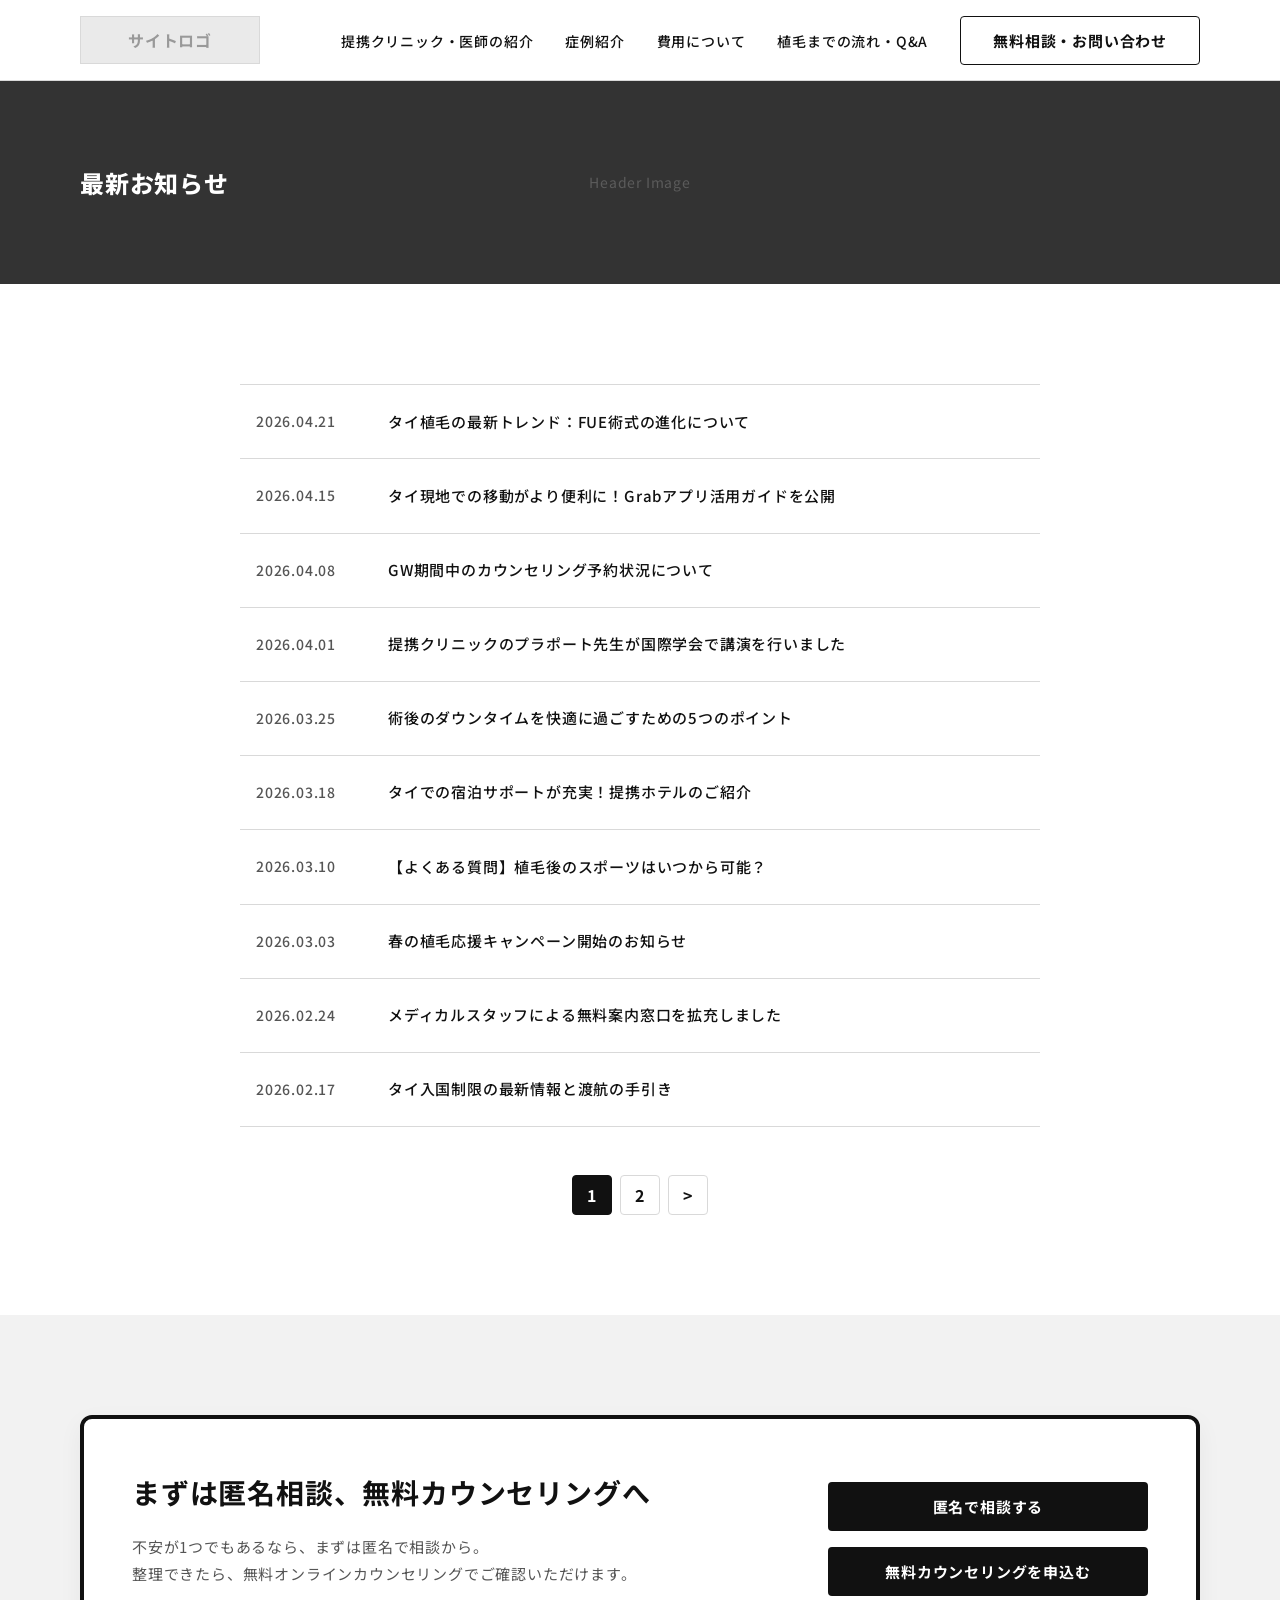
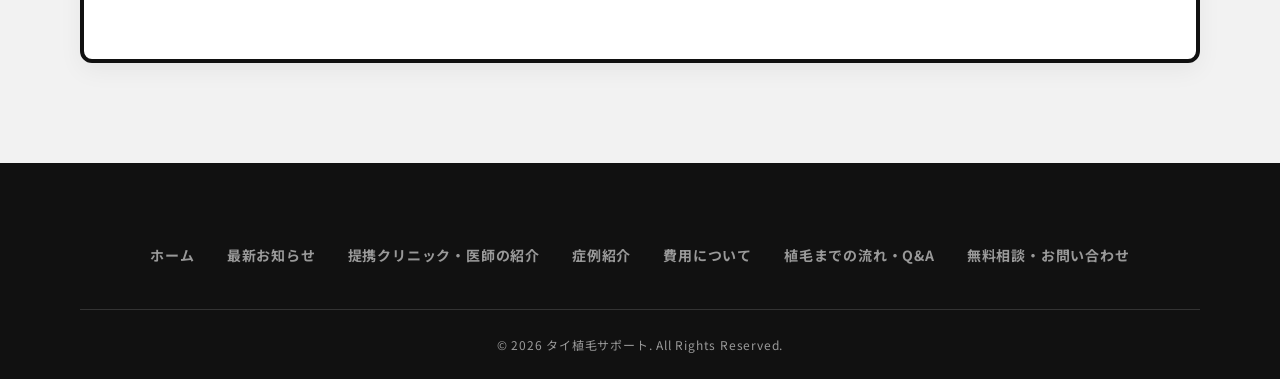
<file: news.html>
<!DOCTYPE html>
<html lang="ja">
<head>
    <meta charset="UTF-8">
    <meta name="viewport" content="width=device-width, initial-scale=1.0">
    <title>最新お知らせ - タイ植毛サポート</title>
    <link href="https://fonts.googleapis.com/css2?family=Noto+Sans+JP:wght@400;500;700;800&display=swap" rel="stylesheet">
    <link rel="stylesheet" href="./style.css">
</head>
<body>

    <!-- Header -->
    <header>
        <div class="container header-inner">
            <a href="index.html" class="logo-placeholder" style="text-decoration: none;">サイトロゴ</a>
            <nav>
                <ul class="nav-links">
                    <li><a href="clinics.html">提携クリニック・医師の紹介</a></li>
                    <li><a href="cases.html">症例紹介</a></li>
                    <li><a href="price.html">費用について</a></li>
                    <li><a href="flow.html">植毛までの流れ・Q&A</a></li>
                </ul>
            </nav>
            <div class="header-cta">
                <a href="contact.html" class="btn btn-secondary">無料相談・お問い合わせ</a>
            </div>
        </div>
    </header>

    <!-- Page Header -->
    <div class="page-header">
        <div class="container">
            <h1 class="page-title">最新お知らせ</h1>
        </div>
    </div>

    <!-- News List -->
    <section class="section">
        <div class="container">
            <ul class="news-list">
                <li>
                    <a href="#">
                        <time class="news-date">2026.04.21</time>
                        <span class="news-title">タイ植毛の最新トレンド：FUE術式の進化について</span>
                    </a>
                </li>
                <li>
                    <a href="#">
                        <time class="news-date">2026.04.15</time>
                        <span class="news-title">タイ現地での移動がより便利に！Grabアプリ活用ガイドを公開</span>
                    </a>
                </li>
                <li>
                    <a href="#">
                        <time class="news-date">2026.04.08</time>
                        <span class="news-title">GW期間中のカウンセリング予約状況について</span>
                    </a>
                </li>
                <li>
                    <a href="#">
                        <time class="news-date">2026.04.01</time>
                        <span class="news-title">提携クリニックのプラポート先生が国際学会で講演を行いました</span>
                    </a>
                </li>
                <li>
                    <a href="#">
                        <time class="news-date">2026.03.25</time>
                        <span class="news-title">術後のダウンタイムを快適に過ごすための5つのポイント</span>
                    </a>
                </li>
                <li>
                    <a href="#">
                        <time class="news-date">2026.03.18</time>
                        <span class="news-title">タイでの宿泊サポートが充実！提携ホテルのご紹介</span>
                    </a>
                </li>
                <li>
                    <a href="#">
                        <time class="news-date">2026.03.10</time>
                        <span class="news-title">【よくある質問】植毛後のスポーツはいつから可能？</span>
                    </a>
                </li>
                <li>
                    <a href="#">
                        <time class="news-date">2026.03.03</time>
                        <span class="news-title">春の植毛応援キャンペーン開始のお知らせ</span>
                    </a>
                </li>
                <li>
                    <a href="#">
                        <time class="news-date">2026.02.24</time>
                        <span class="news-title">メディカルスタッフによる無料案内窓口を拡充しました</span>
                    </a>
                </li>
                <li>
                    <a href="#">
                        <time class="news-date">2026.02.17</time>
                        <span class="news-title">タイ入国制限の最新情報と渡航の手引き</span>
                    </a>
                </li>
            </ul>
            
            <!-- Pagination example -->
            <div style="display: flex; justify-content: center; gap: 8px; margin-top: 48px;">
                <span style="width: 40px; height: 40px; border: 1px solid var(--text-primary); background: var(--text-primary); color: #fff; display: flex; align-items: center; justify-content: center; border-radius: 4px; font-weight: bold;">1</span>
                <a href="#" style="width: 40px; height: 40px; border: 1px solid var(--border-color); color: var(--text-primary); text-decoration: none; display: flex; align-items: center; justify-content: center; border-radius: 4px; font-weight: bold;">2</a>
                <a href="#" style="width: 40px; height: 40px; border: 1px solid var(--border-color); color: var(--text-primary); text-decoration: none; display: flex; align-items: center; justify-content: center; border-radius: 4px; font-weight: bold;">&gt;</a>
            </div>
        </div>
    </section>

    <!-- CTA -->
    <section class="section section-bg">
        <div class="container">
            <div class="cta-box">
                <div class="cta-col-text">
                    <h2 class="cta-title">まずは匿名相談、無料カウンセリングへ</h2>
                    <p class="cta-text">
                        不安が1つでもあるなら、まずは匿名で相談から。<br>
                        整理できたら、無料オンラインカウンセリングでご確認いただけます。
                    </p>
                </div>
                <div class="cta-col-btns">
                    <div class="cta-buttons-vertical">
                        <a href="contact.html" class="btn btn-line">匿名で相談する</a>
                        <a href="contact.html" class="btn btn-primary">無料カウンセリングを申込む</a>
                    </div>
                </div>
            </div>
        </div>
    </section>

    <!-- Footer -->
    <footer>
        <div class="container">
            <div class="footer-inner" style="flex-direction: column; align-items: center; text-align: center; margin-bottom: 40px; gap: 40px;">
                <nav class="footer-nav-horizontal">
                    <a href="index.html">ホーム</a>
                    <a href="news.html">最新お知らせ</a>
                    <a href="clinics.html">提携クリニック・医師の紹介</a>
                    <a href="cases.html">症例紹介</a>
                    <a href="price.html">費用について</a>
                    <a href="flow.html">植毛までの流れ・Q&A</a>
                    <a href="contact.html">無料相談・お問い合わせ</a>
                </nav>
            </div>
            <div class="copyright">
                &copy; 2026 タイ植毛サポート. All Rights Reserved.
            </div>
        </div>
    </footer>

</body>
</html>
</file>
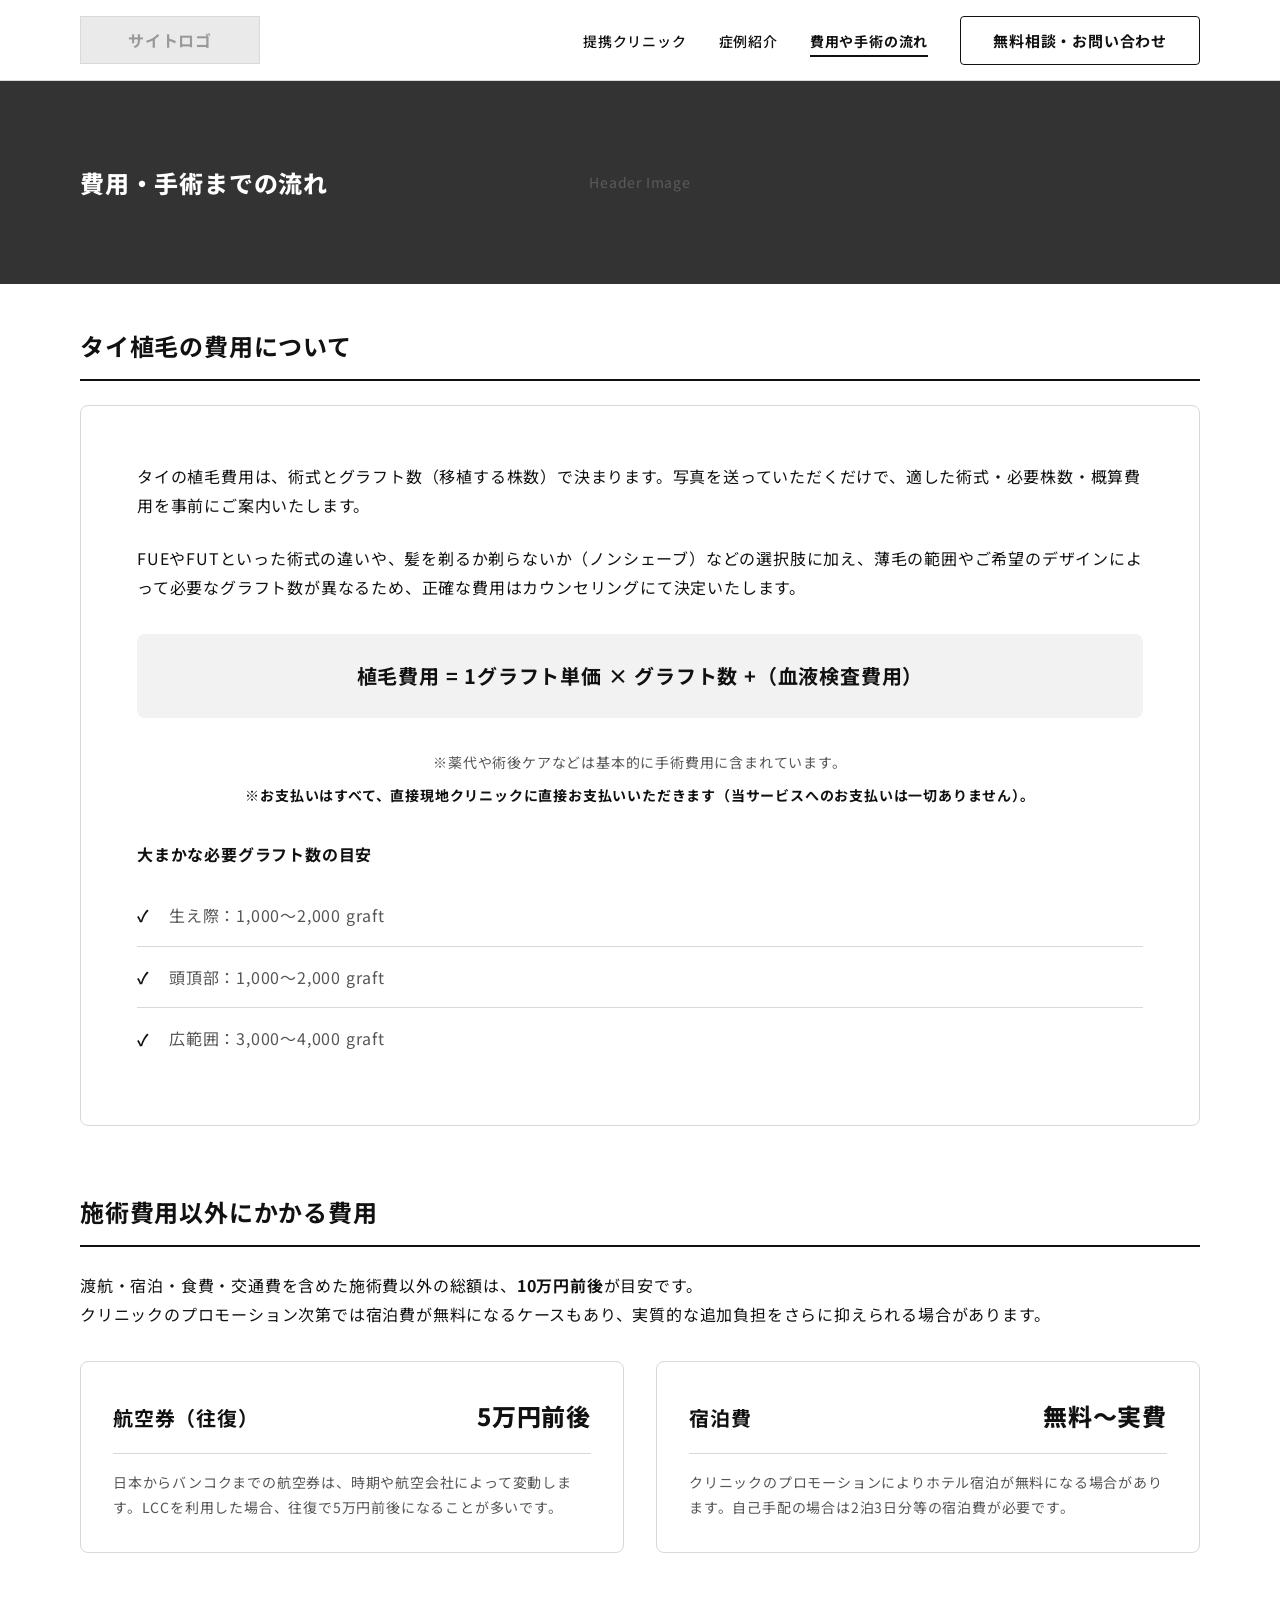
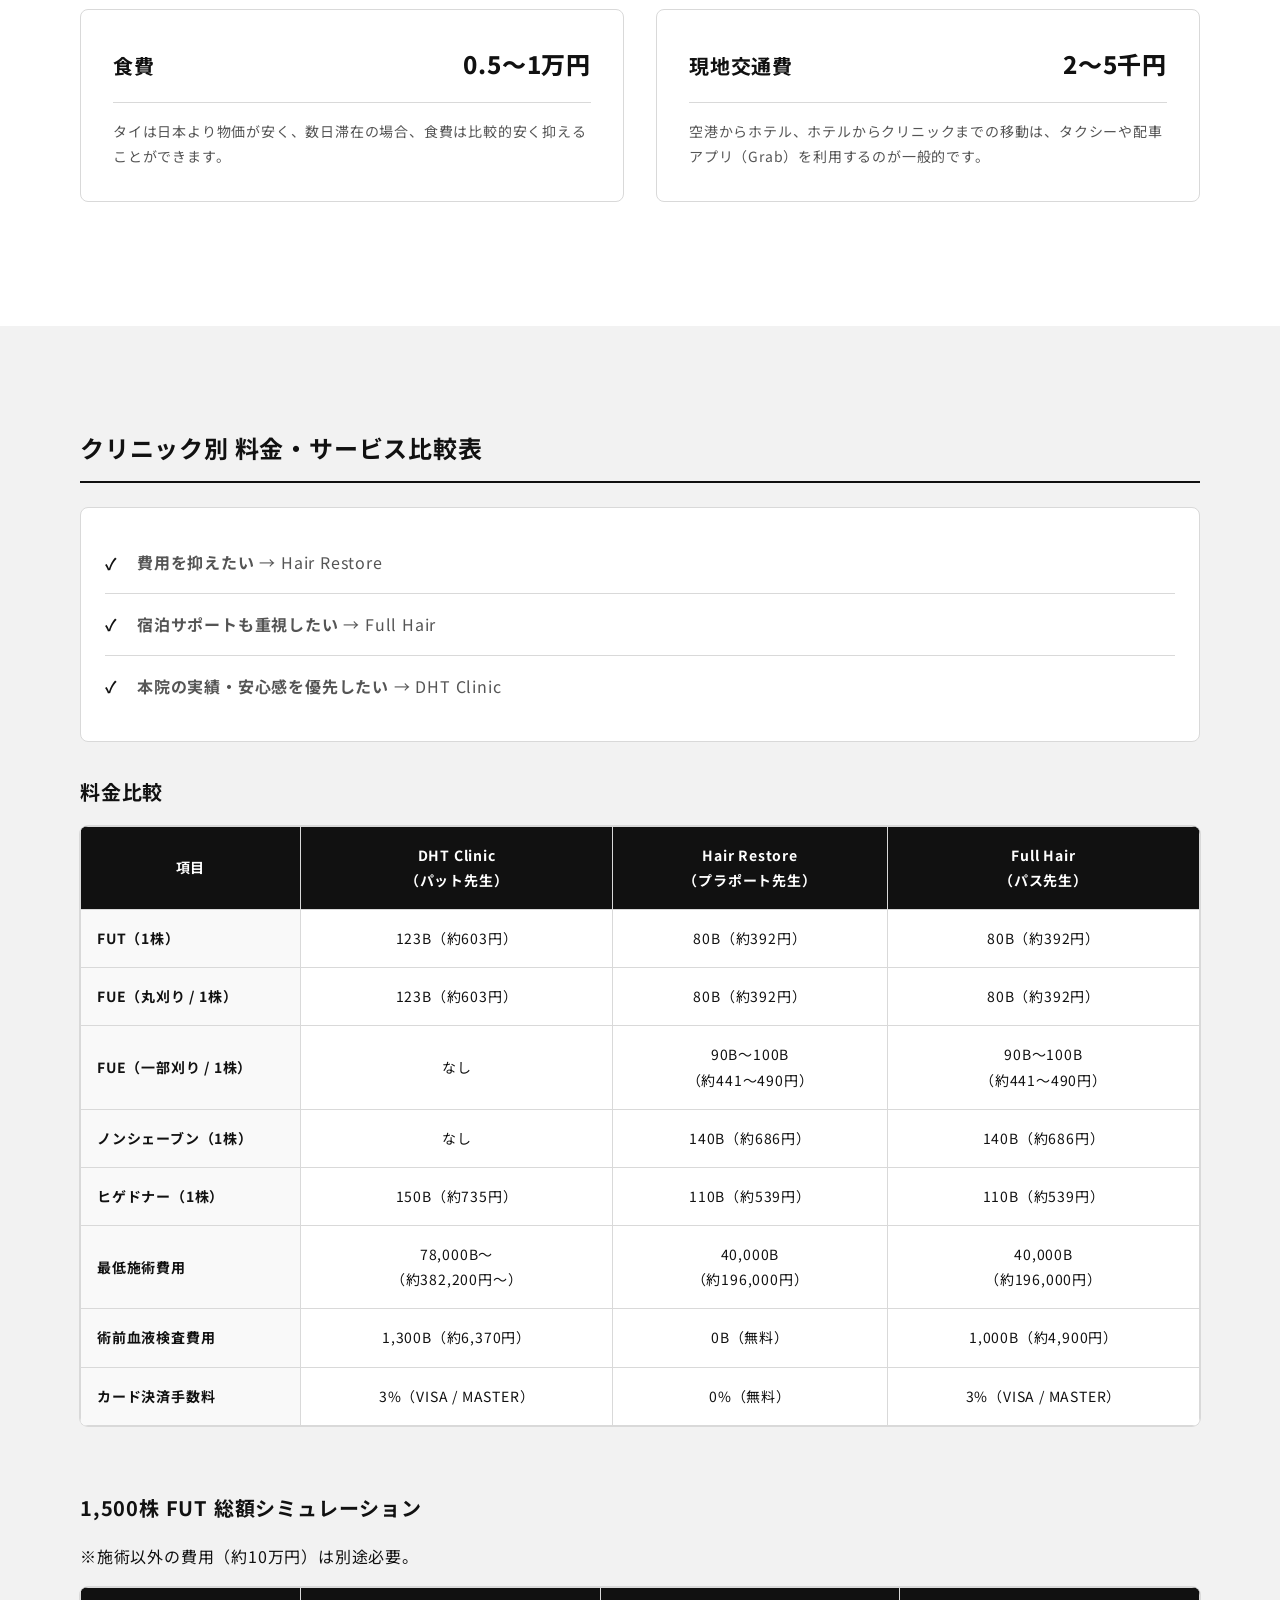
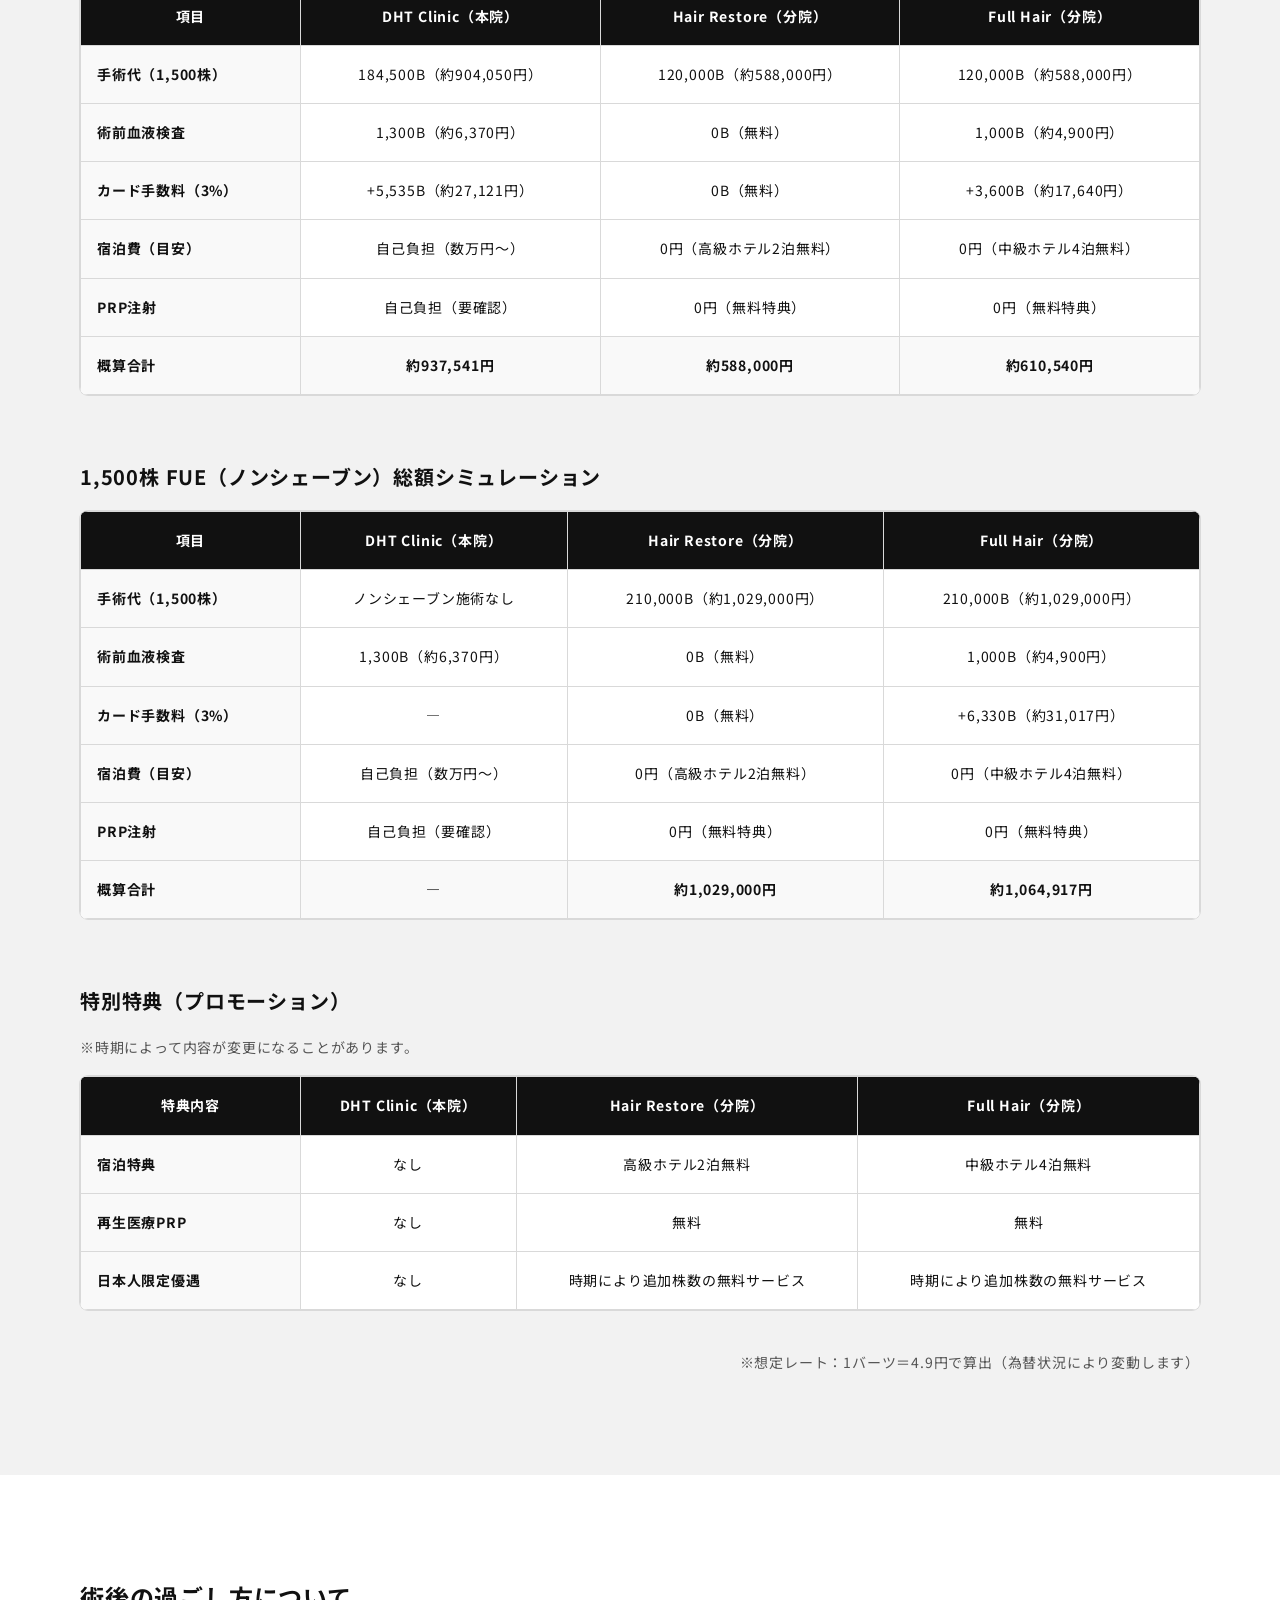
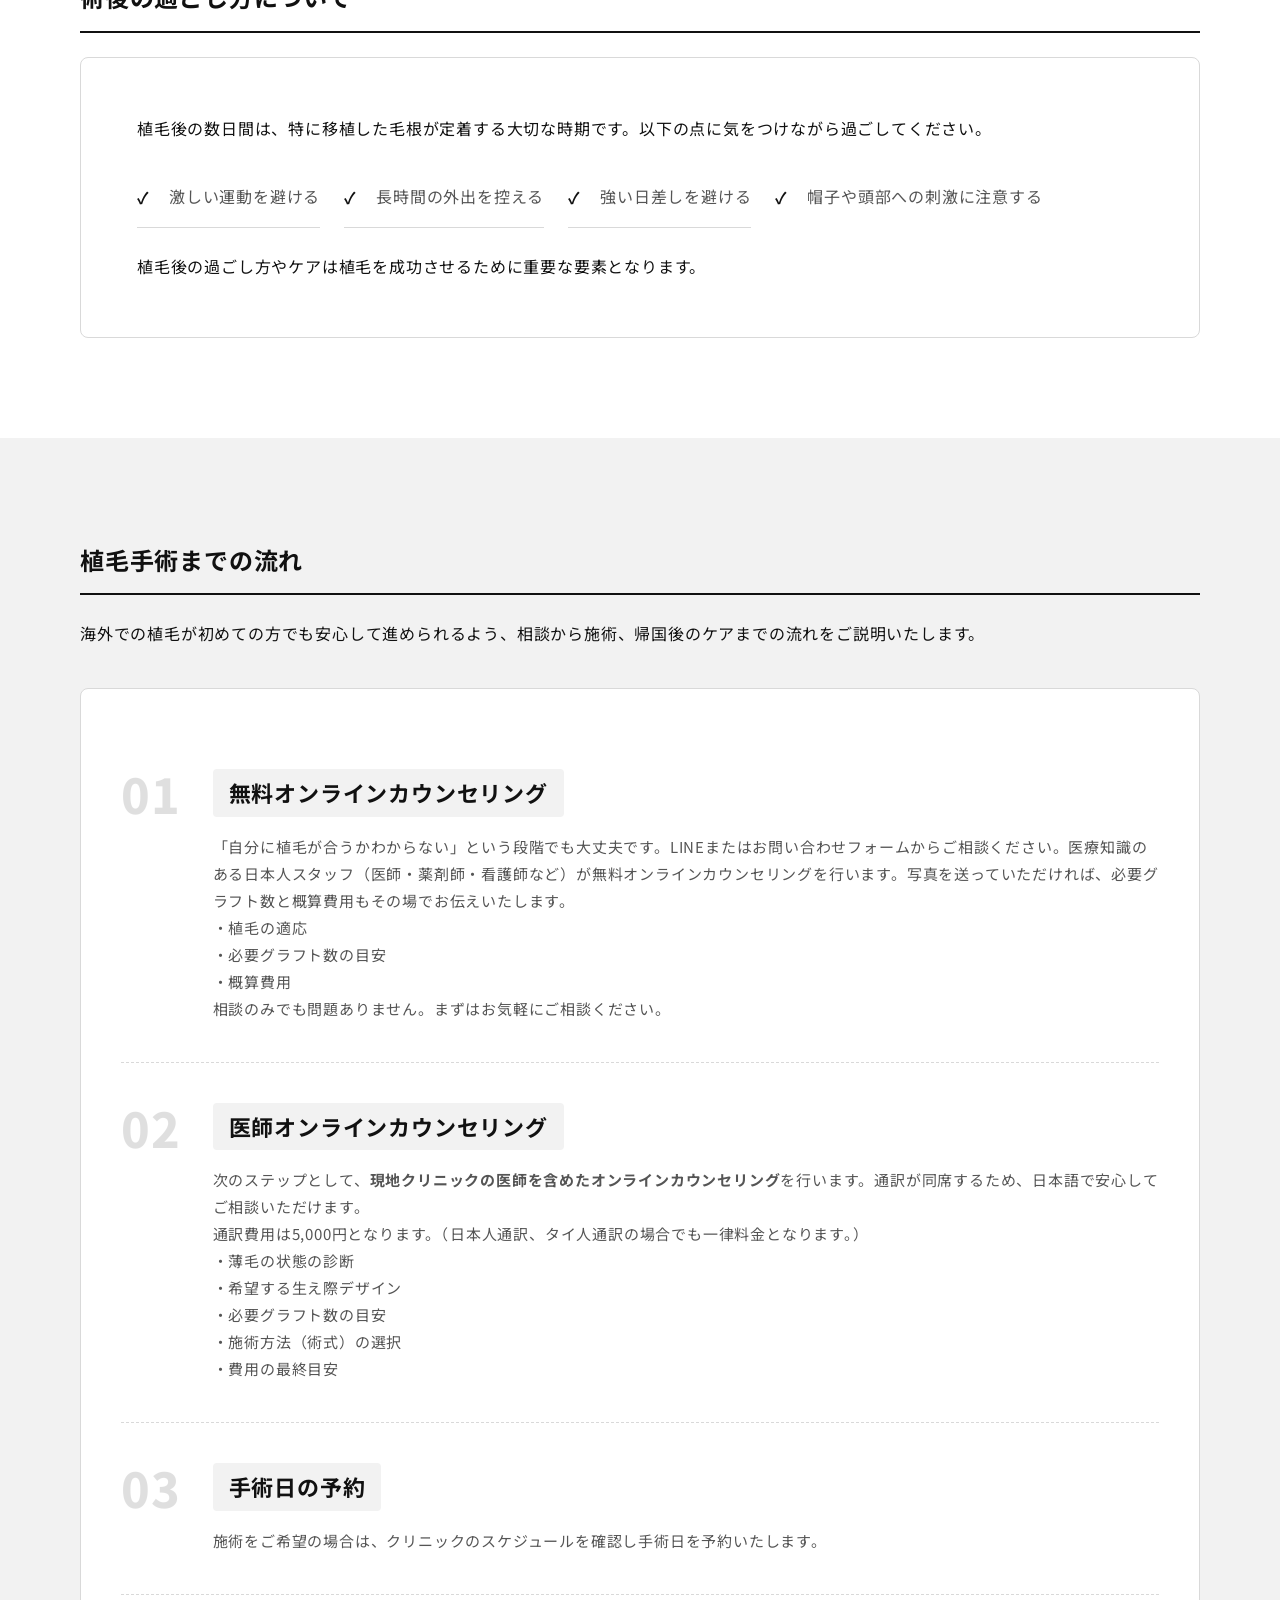
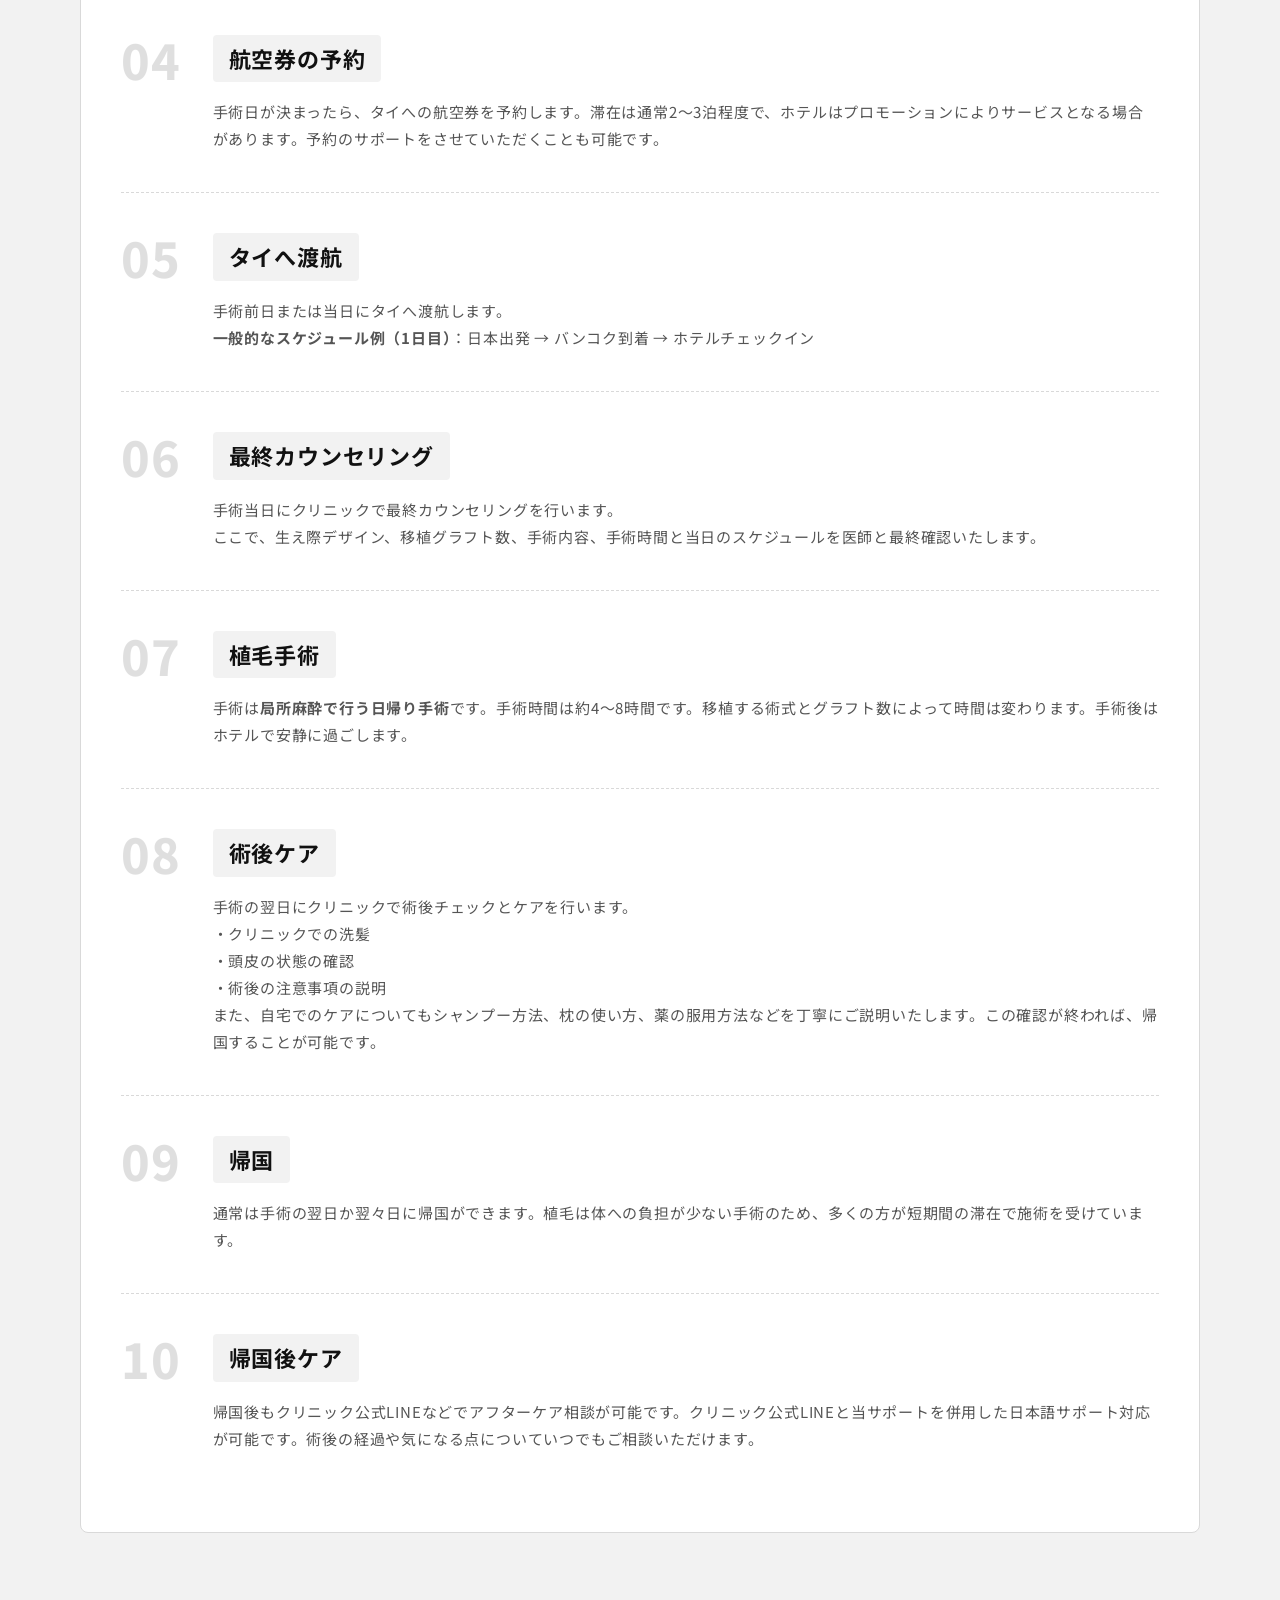
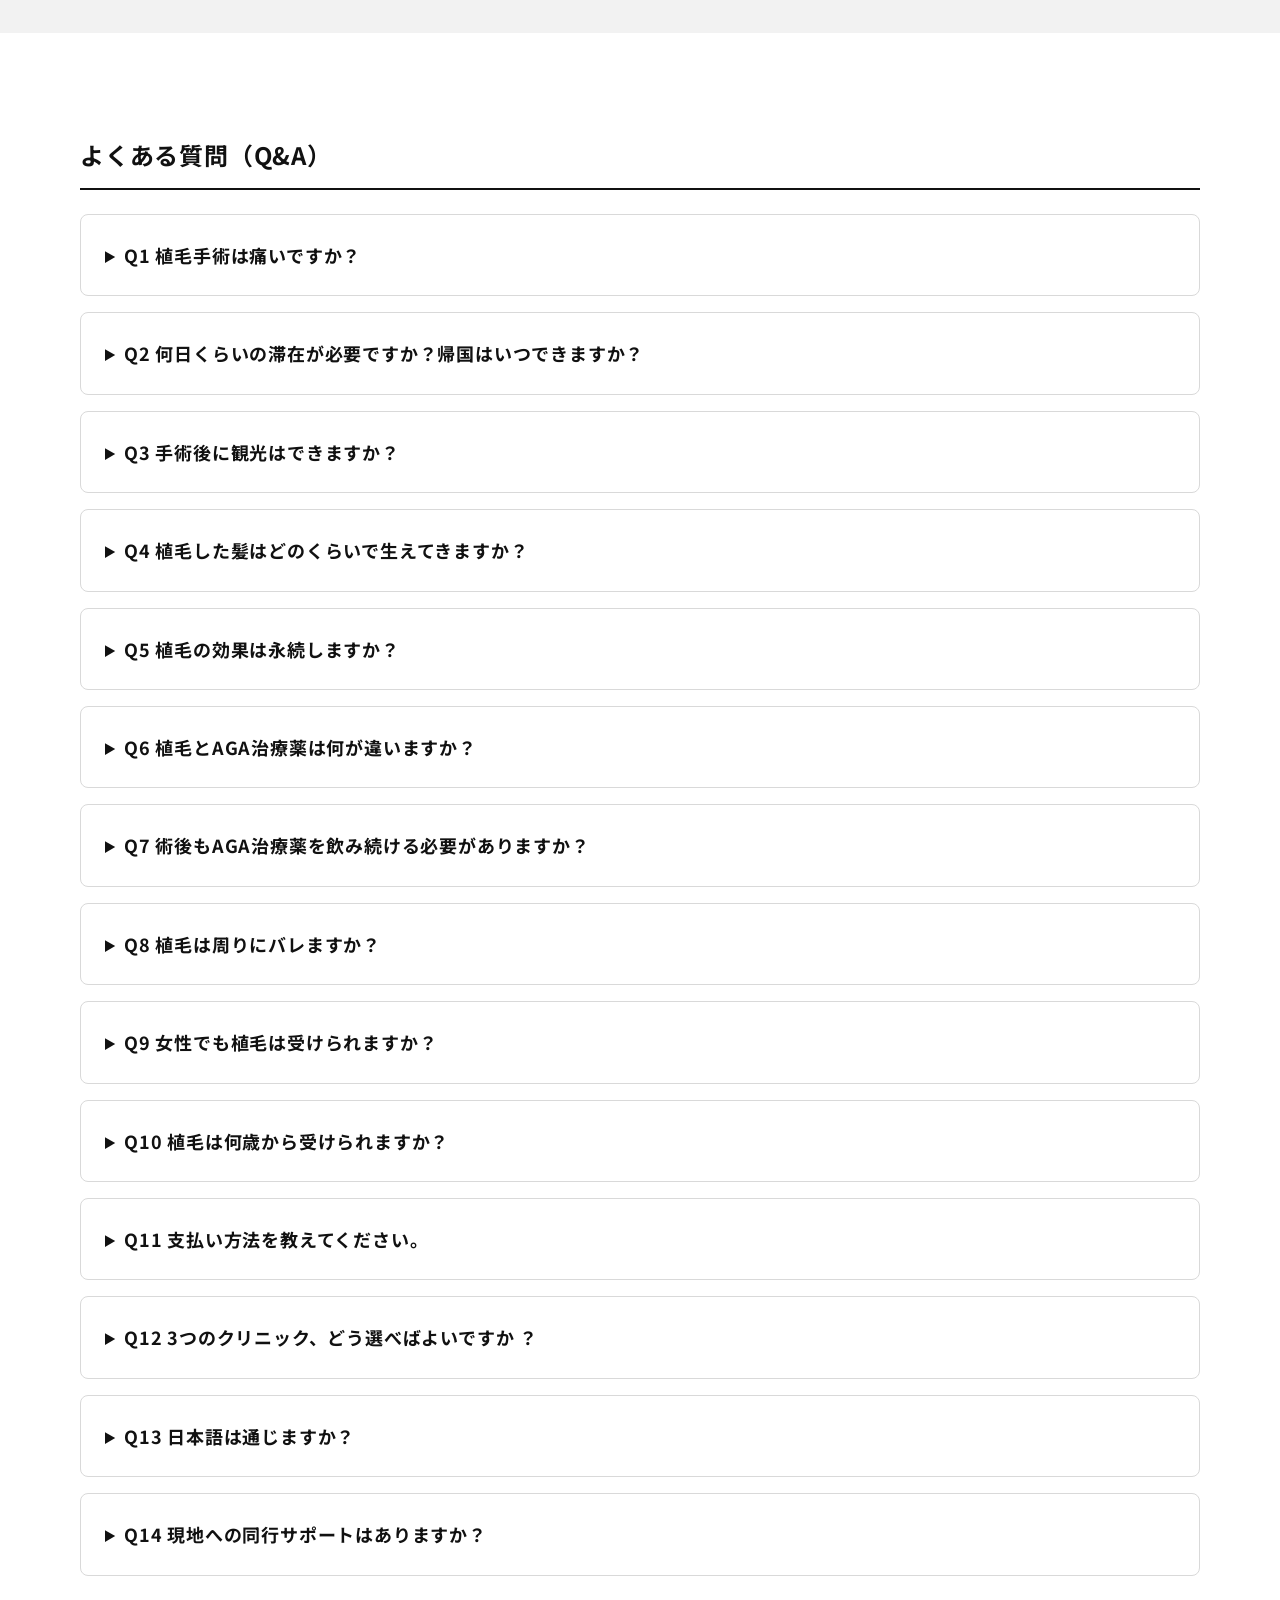
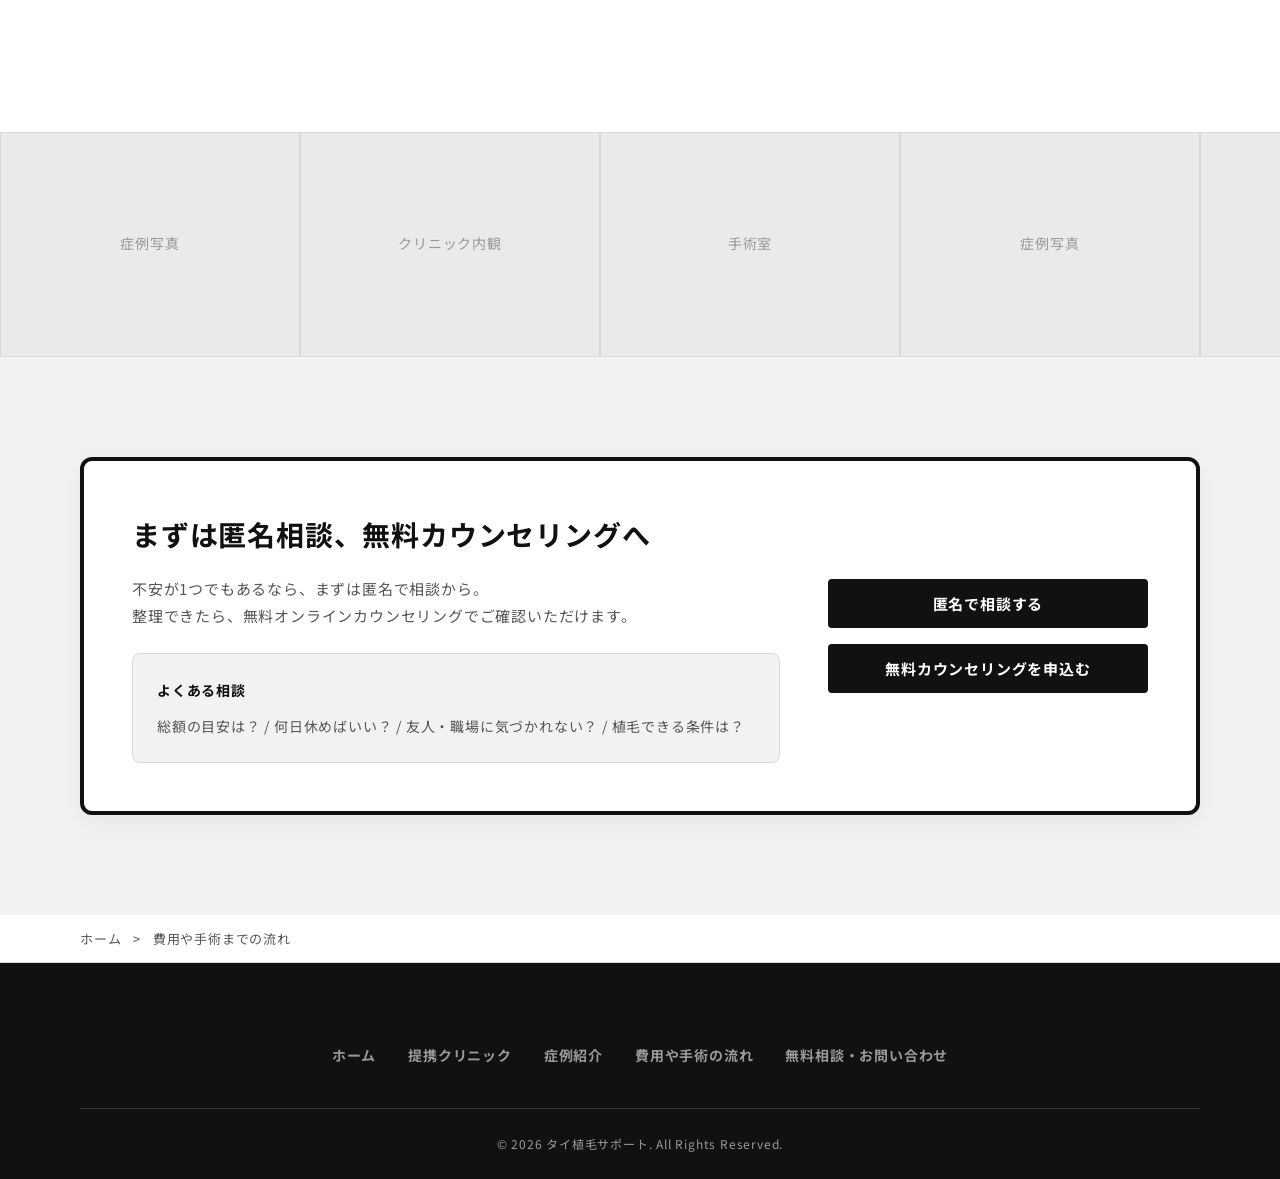
<file: price-flow.html>
<!DOCTYPE html>
<html lang="ja">
<head>
    <meta charset="UTF-8">
    <meta name="viewport" content="width=device-width, initial-scale=1.0">
    <title>費用や手術までの流れ - タイ植毛サポート</title>
    <link href="https://fonts.googleapis.com/css2?family=Noto+Sans+JP:wght@400;500;700;800&display=swap" rel="stylesheet">
    <link rel="stylesheet" href="./style.css">
    <style>
        .table-wrap { overflow-x: auto; margin-bottom: 40px; box-shadow: 0 0 0 1px var(--border-color); border-radius: 8px; }
        .price-table { width: 100%; border-collapse: collapse; min-width: 800px; background: #fff; }
        .price-table th, .price-table td { border: 1px solid var(--border-color); padding: 16px; font-size: 14px; text-align: center; }
        .price-table th { background: #111; color: #fff; font-weight: 700; }
        .price-table td:first-child { background: var(--bg-tertiary); font-weight: 700; text-align: left; width: 220px; }
        
        .expense-card { background: #fff; border: 1px solid var(--border-color); padding: 32px; border-radius: 8px; margin-bottom: 24px; }
        .expense-header { display: flex; align-items: baseline; justify-content: space-between; border-bottom: 1px solid var(--border-color); padding-bottom: 16px; margin-bottom: 16px; }
        .expense-title { font-size: 20px; font-weight: 700; }
        .expense-cost { font-size: 24px; font-weight: 800; color: #111; }
        
        .step-item { display: flex; gap: 32px; padding: 40px 0; border-bottom: 1px dashed var(--border-color); }
        .step-item:last-child { border-bottom: none; }
        .step-number { font-size: 48px; font-weight: 800; color: var(--text-light); opacity: 0.3; line-height: 1; }
        .step-title { font-size: 22px; font-weight: bold; margin-bottom: 16px; display: inline-block; background: var(--bg-secondary); padding: 4px 16px; border-radius: 4px; }
        .step-desc { font-size: 15px; color: var(--text-secondary); line-height: 1.8; }
        
        .section-headline { font-size: 24px; font-weight: bold; margin-bottom: 24px; padding-bottom: 12px; border-bottom: 2px solid var(--text-primary); }
    </style>
</head>
<body>

    <!-- Header -->
    <header>
        <div class="container header-inner">
            <a href="index.html" class="logo-placeholder" style="text-decoration: none;">サイトロゴ</a>
            <nav>
                <ul class="nav-links">
                    <li><a href="clinics.html">提携クリニック</a></li>
                    <li><a href="cases.html">症例紹介</a></li>
                    <li><a href="price-flow.html" style="font-weight: 700; border-bottom: 2px solid var(--text-primary); padding-bottom: 4px;">費用や手術の流れ</a></li>
                </ul>
            </nav>
            <div class="header-cta">
                <a href="contact.html" class="btn btn-secondary">無料相談・お問い合わせ</a>
            </div>
        </div>
    </header>

        <!-- Page Header -->
    <div class="page-header">
        <div class="container">
            <h1 class="page-title">費用・手術までの流れ</h1>
        </div>
    </div>

    <!-- 費用について -->
    <section class="section" style="padding-top: 40px;">
        <div class="container">
            <h2 class="section-headline">タイ植毛の費用について</h2>
            <div class="text-box" style="max-width: 100%; margin-bottom: 64px;">
                <p>タイの植毛費用は、術式とグラフト数（移植する株数）で決まります。写真を送っていただくだけで、適した術式・必要株数・概算費用を事前にご案内いたします。</p>
                <p>FUEやFUTといった術式の違いや、髪を剃るか剃らないか（ノンシェーブ）などの選択肢に加え、薄毛の範囲やご希望のデザインによって必要なグラフト数が異なるため、正確な費用はカウンセリングにて決定いたします。</p>
                
                <div style="background: var(--bg-secondary); padding: 24px; text-align: center; border-radius: 8px; margin: 32px 0; font-weight: bold; font-size: 20px;">
                    植毛費用 = 1グラフト単価 × グラフト数 +（血液検査費用）
                </div>
                <p style="text-align: center; font-size: 14px; color: var(--text-secondary); margin-bottom: 8px;">※薬代や術後ケアなどは基本的に手術費用に含まれています。</p>
                <p style="text-align: center; font-size: 14px; color: #111; font-weight: bold; margin-bottom: 32px;">※お支払いはすべて、直接現地クリニックに直接お支払いいただきます（当サービスへのお支払いは一切ありません）。</p>

                <h4 style="font-weight: bold; margin-bottom: 16px;">大まかな必要グラフト数の目安</h4>
                <ul class="check-list">
                    <li>生え際：1,000〜2,000 graft</li>
                    <li>頭頂部：1,000〜2,000 graft</li>
                    <li>広範囲：3,000〜4,000 graft</li>
                </ul>
            </div>

            <h2 class="section-headline">施術費用以外にかかる費用</h2>
            <p style="margin-bottom: 32px;">渡航・宿泊・食費・交通費を含めた施術費以外の総額は、<strong>10万円前後</strong>が目安です。<br>クリニックのプロモーション次第では宿泊費が無料になるケースもあり、実質的な追加負担をさらに抑えられる場合があります。</p>
            
            <div class="grid-2">
                <div class="expense-card">
                    <div class="expense-header">
                        <span class="expense-title">航空券（往復）</span>
                        <span class="expense-cost">5万円前後</span>
                    </div>
                    <p style="font-size: 14px; color: var(--text-secondary);">日本からバンコクまでの航空券は、時期や航空会社によって変動します。LCCを利用した場合、往復で5万円前後になることが多いです。</p>
                </div>
                <div class="expense-card">
                    <div class="expense-header">
                        <span class="expense-title">宿泊費</span>
                        <span class="expense-cost">無料〜実費</span>
                    </div>
                    <p style="font-size: 14px; color: var(--text-secondary);">クリニックのプロモーションによりホテル宿泊が無料になる場合があります。自己手配の場合は2泊3日分等の宿泊費が必要です。</p>
                </div>
                <div class="expense-card">
                    <div class="expense-header">
                        <span class="expense-title">食費</span>
                        <span class="expense-cost">0.5〜1万円</span>
                    </div>
                    <p style="font-size: 14px; color: var(--text-secondary);">タイは日本より物価が安く、数日滞在の場合、食費は比較的安く抑えることができます。</p>
                </div>
                <div class="expense-card">
                    <div class="expense-header">
                        <span class="expense-title">現地交通費</span>
                        <span class="expense-cost">2〜5千円</span>
                    </div>
                    <p style="font-size: 14px; color: var(--text-secondary);">空港からホテル、ホテルからクリニックまでの移動は、タクシーや配車アプリ（Grab）を利用するのが一般的です。</p>
                </div>
            </div>
        </div>
    </section>

    <!-- 比較表 -->
    <section class="section section-bg">
        <div class="container">
            <h2 class="section-headline">クリニック別 料金・サービス比較表</h2>
            
            <div style="margin-bottom: 32px; background: #fff; padding: 24px; border-radius: 8px; border: 1px solid var(--border-color);">
                <ul class="check-list" style="margin-bottom: 0;">
                    <li><strong>費用を抑えたい</strong> → Hair Restore</li>
                    <li><strong>宿泊サポートも重視したい</strong> → Full Hair</li>
                    <li><strong>本院の実績・安心感を優先したい</strong> → DHT Clinic</li>
                </ul>
            </div>

            <h3 style="font-size: 20px; font-weight: bold; margin-bottom: 16px;">料金比較</h3>
            <div class="table-wrap">
                <table class="price-table">
                    <thead>
                        <tr>
                            <th>項目</th>
                            <th>DHT Clinic<br>（パット先生）</th>
                            <th>Hair Restore<br>（プラポート先生）</th>
                            <th>Full Hair<br>（パス先生）</th>
                        </tr>
                    </thead>
                    <tbody>
                        <tr><td>FUT（1株）</td><td>123B（約603円）</td><td>80B（約392円）</td><td>80B（約392円）</td></tr>
                        <tr><td>FUE（丸刈り / 1株）</td><td>123B（約603円）</td><td>80B（約392円）</td><td>80B（約392円）</td></tr>
                        <tr><td>FUE（一部刈り / 1株）</td><td>なし</td><td>90B〜100B<br>（約441〜490円）</td><td>90B〜100B<br>（約441〜490円）</td></tr>
                        <tr><td>ノンシェーブン（1株）</td><td>なし</td><td>140B（約686円）</td><td>140B（約686円）</td></tr>
                        <tr><td>ヒゲドナー（1株）</td><td>150B（約735円）</td><td>110B（約539円）</td><td>110B（約539円）</td></tr>
                        <tr><td>最低施術費用</td><td>78,000B〜<br>（約382,200円〜）</td><td>40,000B<br>（約196,000円）</td><td>40,000B<br>（約196,000円）</td></tr>
                        <tr><td>術前血液検査費用</td><td>1,300B（約6,370円）</td><td>0B（無料）</td><td>1,000B（約4,900円）</td></tr>
                        <tr><td>カード決済手数料</td><td>3%（VISA / MASTER）</td><td>0%（無料）</td><td>3%（VISA / MASTER）</td></tr>
                    </tbody>
                </table>
            </div>

            <h3 style="font-size: 20px; font-weight: bold; margin-top: 64px; margin-bottom: 16px;">1,500株 FUT 総額シミュレーション</h3>
            <p style="margin-bottom: 16px;">※施術以外の費用（約10万円）は別途必要。</p>
            <div class="table-wrap">
                <table class="price-table">
                    <thead>
                        <tr>
                            <th>項目</th>
                            <th>DHT Clinic（本院）</th>
                            <th>Hair Restore（分院）</th>
                            <th>Full Hair（分院）</th>
                        </tr>
                    </thead>
                    <tbody>
                        <tr><td>手術代（1,500株）</td><td>184,500B（約904,050円）</td><td>120,000B（約588,000円）</td><td>120,000B（約588,000円）</td></tr>
                        <tr><td>術前血液検査</td><td>1,300B（約6,370円）</td><td>0B（無料）</td><td>1,000B（約4,900円）</td></tr>
                        <tr><td>カード手数料（3%）</td><td>+5,535B（約27,121円）</td><td>0B（無料）</td><td>+3,600B（約17,640円）</td></tr>
                        <tr><td>宿泊費（目安）</td><td>自己負担（数万円〜）</td><td>0円（高級ホテル2泊無料）</td><td>0円（中級ホテル4泊無料）</td></tr>
                        <tr><td>PRP注射</td><td>自己負担（要確認）</td><td>0円（無料特典）</td><td>0円（無料特典）</td></tr>
                        <tr style="background: var(--bg-tertiary); font-weight: bold;"><td>概算合計</td><td>約937,541円</td><td>約588,000円</td><td>約610,540円</td></tr>
                    </tbody>
                </table>
            </div>

            <h3 style="font-size: 20px; font-weight: bold; margin-top: 64px; margin-bottom: 16px;">1,500株 FUE（ノンシェーブン）総額シミュレーション</h3>
            <div class="table-wrap">
                <table class="price-table">
                    <thead>
                        <tr>
                            <th>項目</th>
                            <th>DHT Clinic（本院）</th>
                            <th>Hair Restore（分院）</th>
                            <th>Full Hair（分院）</th>
                        </tr>
                    </thead>
                    <tbody>
                        <tr><td>手術代（1,500株）</td><td>ノンシェーブン施術なし</td><td>210,000B（約1,029,000円）</td><td>210,000B（約1,029,000円）</td></tr>
                        <tr><td>術前血液検査</td><td>1,300B（約6,370円）</td><td>0B（無料）</td><td>1,000B（約4,900円）</td></tr>
                        <tr><td>カード手数料（3%）</td><td>―</td><td>0B（無料）</td><td>+6,330B（約31,017円）</td></tr>
                        <tr><td>宿泊費（目安）</td><td>自己負担（数万円〜）</td><td>0円（高級ホテル2泊無料）</td><td>0円（中級ホテル4泊無料）</td></tr>
                        <tr><td>PRP注射</td><td>自己負担（要確認）</td><td>0円（無料特典）</td><td>0円（無料特典）</td></tr>
                        <tr style="background: var(--bg-tertiary); font-weight: bold;"><td>概算合計</td><td>―</td><td>約1,029,000円</td><td>約1,064,917円</td></tr>
                    </tbody>
                </table>
            </div>

            <h3 style="font-size: 20px; font-weight: bold; margin-top: 64px; margin-bottom: 16px;">特別特典（プロモーション）</h3>
            <p style="margin-bottom: 16px; font-size: 14px; color: var(--text-secondary);">※時期によって内容が変更になることがあります。</p>
            <div class="table-wrap">
                <table class="price-table">
                    <thead>
                        <tr>
                            <th>特典内容</th>
                            <th>DHT Clinic（本院）</th>
                            <th>Hair Restore（分院）</th>
                            <th>Full Hair（分院）</th>
                        </tr>
                    </thead>
                    <tbody>
                        <tr><td>宿泊特典</td><td>なし</td><td>高級ホテル2泊無料</td><td>中級ホテル4泊無料</td></tr>
                        <tr><td>再生医療PRP</td><td>なし</td><td>無料</td><td>無料</td></tr>
                        <tr><td>日本人限定優遇</td><td>なし</td><td>時期により追加株数の無料サービス</td><td>時期により追加株数の無料サービス</td></tr>
                    </tbody>
                </table>
            </div>
            <p style="margin-top: 16px; font-size: 14px; color: var(--text-secondary); text-align: right;">
                ※想定レート：1バーツ＝4.9円で算出（為替状況により変動します）
            </p>
        </div>
    </section>

    <!-- 術後の過ごし方 -->
    <section class="section">
        <div class="container">
            <h2 class="section-headline">術後の過ごし方について</h2>
            <div class="text-box" style="max-width: 100%;">
                <p>植毛後の数日間は、特に移植した毛根が定着する大切な時期です。以下の点に気をつけながら過ごしてください。</p>
                <ul class="check-list" style="margin-bottom: 24px; display: flex; flex-wrap: wrap; gap: 8px 24px;">
                    <li>激しい運動を避ける</li>
                    <li>長時間の外出を控える</li>
                    <li>強い日差しを避ける</li>
                    <li>帽子や頭部への刺激に注意する</li>
                </ul>
                <p>植毛後の過ごし方やケアは植毛を成功させるために重要な要素となります。</p>
            </div>
        </div>
    </section>

    <!-- 植毛手術までの流れ -->
    <section class="section section-bg">
        <div class="container">
            <h2 class="section-headline">植毛手術までの流れ</h2>
            <p style="margin-bottom: 40px; font-size: 16px;">海外での植毛が初めての方でも安心して進められるよう、相談から施術、帰国後のケアまでの流れをご説明いたします。</p>

            <div style="background: #fff; padding: 40px; border-radius: 8px; border: 1px solid var(--border-color);">
                
                <div class="step-item">
                    <div class="step-number">01</div>
                    <div class="step-content">
                        <h3 class="step-title">無料オンラインカウンセリング</h3>
                        <div class="step-desc">
                            <p>「自分に植毛が合うかわからない」という段階でも大丈夫です。LINEまたはお問い合わせフォームからご相談ください。医療知識のある日本人スタッフ（医師・薬剤師・看護師など）が無料オンラインカウンセリングを行います。写真を送っていただければ、必要グラフト数と概算費用もその場でお伝えいたします。</p>
                            <p>・植毛の適応<br>・必要グラフト数の目安<br>・概算費用<br>相談のみでも問題ありません。まずはお気軽にご相談ください。</p>
                        </div>
                    </div>
                </div>

                <div class="step-item">
                    <div class="step-number">02</div>
                    <div class="step-content">
                        <h3 class="step-title">医師オンラインカウンセリング</h3>
                        <div class="step-desc">
                            <p>次のステップとして、<strong>現地クリニックの医師を含めたオンラインカウンセリング</strong>を行います。通訳が同席するため、日本語で安心してご相談いただけます。<br>通訳費用は5,000円となります。（日本人通訳、タイ人通訳の場合でも一律料金となります。）</p>
                            <p>・薄毛の状態の診断<br>・希望する生え際デザイン<br>・必要グラフト数の目安<br>・施術方法（術式）の選択<br>・費用の最終目安</p>
                        </div>
                    </div>
                </div>

                <div class="step-item">
                    <div class="step-number">03</div>
                    <div class="step-content">
                        <h3 class="step-title">手術日の予約</h3>
                        <div class="step-desc">
                            <p>施術をご希望の場合は、クリニックのスケジュールを確認し手術日を予約いたします。</p>
                        </div>
                    </div>
                </div>

                <div class="step-item">
                    <div class="step-number">04</div>
                    <div class="step-content">
                        <h3 class="step-title">航空券の予約</h3>
                        <div class="step-desc">
                            <p>手術日が決まったら、タイへの航空券を予約します。滞在は通常2〜3泊程度で、ホテルはプロモーションによりサービスとなる場合があります。予約のサポートをさせていただくことも可能です。</p>
                        </div>
                    </div>
                </div>

                <div class="step-item">
                    <div class="step-number">05</div>
                    <div class="step-content">
                        <h3 class="step-title">タイへ渡航</h3>
                        <div class="step-desc">
                            <p>手術前日または当日にタイへ渡航します。<br><strong>一般的なスケジュール例（1日目）</strong>：日本出発 → バンコク到着 → ホテルチェックイン</p>
                        </div>
                    </div>
                </div>

                <div class="step-item">
                    <div class="step-number">06</div>
                    <div class="step-content">
                        <h3 class="step-title">最終カウンセリング</h3>
                        <div class="step-desc">
                            <p>手術当日にクリニックで最終カウンセリングを行います。<br>ここで、生え際デザイン、移植グラフト数、手術内容、手術時間と当日のスケジュールを医師と最終確認いたします。</p>
                        </div>
                    </div>
                </div>

                <div class="step-item">
                    <div class="step-number">07</div>
                    <div class="step-content">
                        <h3 class="step-title">植毛手術</h3>
                        <div class="step-desc">
                            <p>手術は<strong>局所麻酔で行う日帰り手術</strong>です。手術時間は約4〜8時間です。移植する術式とグラフト数によって時間は変わります。手術後はホテルで安静に過ごします。</p>
                        </div>
                    </div>
                </div>

                <div class="step-item">
                    <div class="step-number">08</div>
                    <div class="step-content">
                        <h3 class="step-title">術後ケア</h3>
                        <div class="step-desc">
                            <p>手術の翌日にクリニックで術後チェックとケアを行います。<br>・クリニックでの洗髪<br>・頭皮の状態の確認<br>・術後の注意事項の説明</p>
                            <p>また、自宅でのケアについてもシャンプー方法、枕の使い方、薬の服用方法などを丁寧にご説明いたします。この確認が終われば、帰国することが可能です。</p>
                        </div>
                    </div>
                </div>

                <div class="step-item">
                    <div class="step-number">09</div>
                    <div class="step-content">
                        <h3 class="step-title">帰国</h3>
                        <div class="step-desc">
                            <p>通常は手術の翌日か翌々日に帰国ができます。植毛は体への負担が少ない手術のため、多くの方が短期間の滞在で施術を受けています。</p>
                        </div>
                    </div>
                </div>

                <div class="step-item">
                    <div class="step-number">10</div>
                    <div class="step-content">
                        <h3 class="step-title">帰国後ケア</h3>
                        <div class="step-desc">
                            <p>帰国後もクリニック公式LINEなどでアフターケア相談が可能です。クリニック公式LINEと当サポートを併用した日本語サポート対応が可能です。術後の経過や気になる点についていつでもご相談いただけます。</p>
                        </div>
                    </div>
                </div>

            </div>
        </div>
    </section>


    <!-- よくある質問（Q&A） -->
    <section class="section">
        <div class="container">
            <h2 class="section-headline">よくある質問（Q&A）</h2>
            <div class="faq-list">
                <details style="margin-bottom: 16px; border: 1px solid var(--border-color); border-radius: 8px; background: #fff;">
                    <summary style="padding: 24px; font-weight: bold; cursor: pointer; font-size: 18px;">Q1 植毛手術は痛いですか？</summary>
                    <div style="padding: 0 24px 24px 24px; color: var(--text-secondary); line-height: 1.8;">
                        手術は局所麻酔で行うため、施術中の痛みはほとんどありません。麻酔の注射の際に少しチクっとした痛みがありますが、その後は痛みを感じることはほとんどありません。痛みを感じるときには遠慮なくスタッフに伝えてください。麻酔薬や鎮痛薬を状態にあわせて調整いたします。術後は軽い違和感や腫れが出る場合がありますが、多くの場合は数日で落ち着きます。
                    </div>
                </details>
                <details style="margin-bottom: 16px; border: 1px solid var(--border-color); border-radius: 8px; background: #fff;">
                    <summary style="padding: 24px; font-weight: bold; cursor: pointer; font-size: 18px;">Q2 何日くらいの滞在が必要ですか？帰国はいつできますか？</summary>
                    <div style="padding: 0 24px 24px 24px; color: var(--text-secondary); line-height: 1.8;">
                        一般的には 2〜3日程度の滞在 で施術が可能です。<br>
                        【滞在例】<br>
                        ・1日目：タイ到着・ホテルチェックイン<br>
                        ・2日目：術前カウンセリング・植毛手術<br>
                        ・3日目：術後チェックとケア・帰国<br>
                        手術翌日にクリニックで術後チェックと洗髪ケアを受けた後、帰国が可能です。余裕を持ちたい方は4〜5日程度滞在される方もいます。植毛は体への負担が少ない手術のため、多くの方が短期間の滞在で施術を受けています。
                    </div>
                </details>
                <details style="margin-bottom: 16px; border: 1px solid var(--border-color); border-radius: 8px; background: #fff;">
                    <summary style="padding: 24px; font-weight: bold; cursor: pointer; font-size: 18px;">Q3 手術後に観光はできますか？</summary>
                    <div style="padding: 0 24px 24px 24px; color: var(--text-secondary); line-height: 1.8;">
                        術後は移植した毛根を安定させるため、安静に過ごすことが推奨されています。長時間の外出は負担になるため、控えていただくと良いです。<br>
                        近くのショッピングモールでのお買い物や食事などをお勧めしております。日本食レストランや足裏マッサージなど楽しんでいただくことは可能です。<br>
                        多くの方はホテルでゆっくり過ごし、術後チェックとケアを受けて帰国されます。
                    </div>
                </details>
                <details style="margin-bottom: 16px; border: 1px solid var(--border-color); border-radius: 8px; background: #fff;">
                    <summary style="padding: 24px; font-weight: bold; cursor: pointer; font-size: 18px;">Q4 植毛した髪はどのくらいで生えてきますか？</summary>
                    <div style="padding: 0 24px 24px 24px; color: var(--text-secondary); line-height: 1.8;">
                        植毛した髪は、手術後すぐに伸び続けるわけではなく、一度抜けてから再び生えてくるという特徴があります。<br>
                        【一般的な経過の目安】<br>
                        ・2週間～2ヶ月前後：移植した髪と既存毛が抜ける時期（脱落やショックロスと呼ばれます）<br>
                        ・3〜4ヶ月：新しい髪の発毛が始まる時期<br>
                        ・6ヶ月：見た目の変化を感じる方が増える時期<br>
                        ・12ヶ月：完成に近い状態になる時期<br>
                        植毛後は個人差がありますが一部に脱毛が起きることがあります。この時期に関しては短期間とうこともあり、待つ期間だと考えてください。脱毛も正常な毛髪サイクルになる準備段階ですので、心配する必要はないです。
                    </div>
                </details>
                <details style="margin-bottom: 16px; border: 1px solid var(--border-color); border-radius: 8px; background: #fff;">
                    <summary style="padding: 24px; font-weight: bold; cursor: pointer; font-size: 18px;">Q5 植毛の効果は永続しますか？</summary>
                    <div style="padding: 0 24px 24px 24px; color: var(--text-secondary); line-height: 1.8;">
                        移植に使用する毛根は、後頭部など薄毛の影響を受けにくい部位から採取します。この毛根はDHT（薄毛の原因となるホルモン）の影響を受けにくい性質を持つため、移植後も抜けにくく、長期的な効果が期待できます。<br>
                        ただし、植毛した部分の周囲にある既存の毛については、薄毛が進行する可能性があります。そのため、フィナステリドやミノキシジルなどを併用し、薄毛の進行を抑えることを推奨する場合があります。
                    </div>
                </details>
                <details style="margin-bottom: 16px; border: 1px solid var(--border-color); border-radius: 8px; background: #fff;">
                    <summary style="padding: 24px; font-weight: bold; cursor: pointer; font-size: 18px;">Q6 植毛とAGA治療薬は何が違いますか？</summary>
                    <div style="padding: 0 24px 24px 24px; color: var(--text-secondary); line-height: 1.8;">
                        AGA治療薬（フィナステリド・ミノキシジルなど）は、これ以上薄毛を進行させない・現在の髪を維持・増やすことを目的とした治療です。一方、植毛はすでに薄くなった部分に毛根を移植し、髪を物理的に増やす施術です。<br>
                        「薬を飲んでいるが、薄くなった部分が気になる」「より早く見た目を改善したい」という方に、植毛は特に有効な選択肢となります。薬と植毛を併用するケースも多くあります。<br>
                        またAGA治療薬の効果は頭頂部に限定的であることが多く、効果がみられる年齢も若年層が多いです。そのため進行された薄毛に関しては植毛が適応となることが多いです。
                    </div>
                </details>
                <details style="margin-bottom: 16px; border: 1px solid var(--border-color); border-radius: 8px; background: #fff;">
                    <summary style="padding: 24px; font-weight: bold; cursor: pointer; font-size: 18px;">Q7 術後もAGA治療薬を飲み続ける必要がありますか？</summary>
                    <div style="padding: 0 24px 24px 24px; color: var(--text-secondary); line-height: 1.8;">
                        移植した毛根自体は薬なしでも維持されますが、周辺の既存毛の薄毛進行を抑えるために、術後も内服薬の継続をおすすめする場合があります。<br>
                        薬の継続については、医師カウンセリングの際に個別にご相談いただけます。
                    </div>
                </details>
                <details style="margin-bottom: 16px; border: 1px solid var(--border-color); border-radius: 8px; background: #fff;">
                    <summary style="padding: 24px; font-weight: bold; cursor: pointer; font-size: 18px;">Q8 植毛は周りにバレますか？</summary>
                    <div style="padding: 0 24px 24px 24px; color: var(--text-secondary); line-height: 1.8;">
                        術後数日間は個人差がありますが赤みや腫れが出ることがあります。ただ、髪を少し伸ばしておく・数日の有休取得などで、職場や家族に気づかれずに済んでいる方がほとんどです。<br>
                        個々の状態にあわせて、以下のような対策をご提案・サポートさせていただくことが多いです。<br>
                        ・髪の毛を少し長めに伸ばしておく<br>
                        ・帽子やウイッグを着用する<br>
                        ・バンダナを使用する<br>
                        ・渡航を含めて数日〜1週間程度の休暇を取る<br>
                        また、植毛後は直射日光は避ける必要があるため、クリニックからはバンダナの支給があり着用する方が多いです。カウンセリング時には、髪型やお仕事の状況に合わせて目立ちにくい方法やダウンタイムの過ごし方についてもご案内いたします。
                    </div>
                </details>
                <details style="margin-bottom: 16px; border: 1px solid var(--border-color); border-radius: 8px; background: #fff;">
                    <summary style="padding: 24px; font-weight: bold; cursor: pointer; font-size: 18px;">Q9 女性でも植毛は受けられますか？</summary>
                    <div style="padding: 0 24px 24px 24px; color: var(--text-secondary); line-height: 1.8;">
                        はい、女性の方も施術を受けることができます。女性の薄毛（びまん性脱毛・分け目の薄さ、頭頂部の薄さなど）でお悩みの方からのご相談も承っております。<br>
                        海外では女性の植毛も非常に多く実施されております。タイ植毛では周りの目を気にせずに植毛に専念することが可能あり、最新の需要は伸びております。
                    </div>
                </details>
                <details style="margin-bottom: 16px; border: 1px solid var(--border-color); border-radius: 8px; background: #fff;">
                    <summary style="padding: 24px; font-weight: bold; cursor: pointer; font-size: 18px;">Q10 植毛は何歳から受けられますか？</summary>
                    <div style="padding: 0 24px 24px 24px; color: var(--text-secondary); line-height: 1.8;">
                        一般的には20歳以上であれば施術可能です。ただし薄毛の進行状況によっては、医師から将来的なデザインを考慮した提案を行う場合があります。
                    </div>
                </details>
                <details style="margin-bottom: 16px; border: 1px solid var(--border-color); border-radius: 8px; background: #fff;">
                    <summary style="padding: 24px; font-weight: bold; cursor: pointer; font-size: 18px;">Q11 支払い方法を教えてください。</summary>
                    <div style="padding: 0 24px 24px 24px; color: var(--text-secondary); line-height: 1.8;">
                        クリニックによって対応が異なります。現金（タイバーツ）のほか、クレジットカード（VISA・Mastercard）でのお支払いが可能です。<br>
                        ただし、クリニックによってはカード決済に手数料（約3%）が発生する場合があります。手数料が気になる方には、現金払いやカード手数料無料のクリニックもご案内いたしますので、カウンセリング時にお気軽にご相談ください。
                    </div>
                </details>
                <details style="margin-bottom: 16px; border: 1px solid var(--border-color); border-radius: 8px; background: #fff;">
                    <summary style="padding: 24px; font-weight: bold; cursor: pointer; font-size: 18px;">Q12 3つのクリニック、どう選べばよいですか ？</summary>
                    <div style="padding: 0 24px 24px 24px; color: var(--text-secondary); line-height: 1.8;">
                        それぞれのクリニックに特徴があります。<br>
                        ・費用をできるだけ抑えたい方 → Hair Restore（価格が最もリーズナブル、カード手数料無料）<br>
                        ・宿泊サポートも充実させたい方 → Full Hair（中級ホテル4泊無料など特典が手厚い）<br>
                        ・実績・安心感を最優先したい方 → DHT Clinic（本院としての豊富な実績）<br>
                        どのクリニックが合うかは、薄毛の状態・ご予算・ご希望によって異なります。無料オンラインカウンセリングでご状況をお伺いしたうえで、最適なクリニックをご提案いたします。
                    </div>
                </details>
                <details style="margin-bottom: 16px; border: 1px solid var(--border-color); border-radius: 8px; background: #fff;">
                    <summary style="padding: 24px; font-weight: bold; cursor: pointer; font-size: 18px;">Q13 日本語は通じますか？</summary>
                    <div style="padding: 0 24px 24px 24px; color: var(--text-secondary); line-height: 1.8;">
                        クリニックは英語対応ですが、相談・カウンセリング・手術当日のすべてに日本語通訳が対応いたします。言葉の壁を理由に迷う必要はありません。<br>
                        医療従事者（医師、薬剤師、看護師等）で語学が非常に堪能な通訳チームを構成しており、24時間対応も可能です。
                    </div>
                </details>
                <details style="margin-bottom: 16px; border: 1px solid var(--border-color); border-radius: 8px; background: #fff;">
                    <summary style="padding: 24px; font-weight: bold; cursor: pointer; font-size: 18px;">Q14 現地への同行サポートはありますか？</summary>
                    <div style="padding: 0 24px 24px 24px; color: var(--text-secondary); line-height: 1.8;">
                        現地までの渡航等不安な方には同行サポート（オプション）もご案内しております。同行サポートは、週末・ゴールデンウイーク・年末年始・お盆休みなどのタイミングで可能です。ご希望がございましたら遠慮なくご連絡ください。<br>
                        当日は医療に詳しい通訳スタッフが同行し、クリニックでのカウンセリングや手術当日のサポートを行います。同行費用はご負担いただきますが、複数名での参加を想定しているため、人数が集まることで比較的リーズナブルにご利用いただけます。
                    </div>
                </details>
            </div>
        </div>
    </section>

    <!-- 無限スライダー -->
    <div class="marquee-wrapper">
        <div class="marquee-content">
            <div class="marquee-item">症例写真</div>
            <div class="marquee-item">クリニック内観</div>
            <div class="marquee-item">手術室</div>
            <div class="marquee-item">症例写真</div>
            <div class="marquee-item">クリニック内観</div>
            <div class="marquee-item">手術室</div>
            <div class="marquee-item">症例写真</div>
            <div class="marquee-item">クリニック内観</div>
            <!-- Duplicate for seamless loop -->
            <div class="marquee-item">症例写真</div>
            <div class="marquee-item">クリニック内観</div>
            <div class="marquee-item">手術室</div>
            <div class="marquee-item">症例写真</div>
            <div class="marquee-item">クリニック内観</div>
            <div class="marquee-item">手術室</div>
            <div class="marquee-item">症例写真</div>
            <div class="marquee-item">クリニック内観</div>
        </div>
    </div>

    <!-- CTA: まずは匿名相談、無料カウンセリングへ -->
    <section class="section section-bg">

        <div class="container">
            <div class="cta-box">
                <div class="cta-col-text">
                    <h2 class="cta-title">まずは匿名相談、無料カウンセリングへ</h2>
                    <p class="cta-text">
                        不安が1つでもあるなら、まずは匿名で相談から。<br>
                        整理できたら、無料オンラインカウンセリングでご確認いただけます。
                    </p>
                    
                    <div class="cta-points">
                        <p>よくある相談</p>
                        <p class="cta-slash-list">総額の目安は？ / 何日休めばいい？ / 友人・職場に気づかれない？ / 植毛できる条件は？</p>
                    </div>
                </div>

                <div class="cta-col-btns">
                    <div class="cta-buttons-vertical">
                        <a href="contact.html" class="btn btn-line">匿名で相談する</a>
                        <a href="contact.html" class="btn btn-primary">無料カウンセリングを申込む</a>
                    </div>
                </div>
            </div>
        </div>
    </section>

    

    <!-- パンくずリスト -->
    <div style="border-bottom: 1px solid var(--border-color); padding: 12px 0; font-size: 13px; color: var(--text-secondary); background: var(--bg-primary);">
        <div class="container">
            <a href="index.html" style="color: inherit; text-decoration: none;">ホーム</a> <span style="margin: 0 8px;">&gt;</span> 費用や手術までの流れ
        </div>
    </div>
    <!-- Footer -->
    <footer>
        <div class="container">
            <div class="footer-inner" style="flex-direction: column; align-items: center; text-align: center; margin-bottom: 40px; gap: 40px;">
                <nav class="footer-nav-horizontal">
                    <a href="index.html">ホーム</a>
                    <a href="clinics.html">提携クリニック</a>
                    <a href="cases.html">症例紹介</a>
                    <a href="price-flow.html">費用や手術の流れ</a>
                    <a href="contact.html">無料相談・お問い合わせ</a>
                </nav>
            </div>
            <div class="copyright">
                &copy; 2026 タイ植毛サポート. All Rights Reserved.
            </div>
        </div>
    </footer>

</body>
</html>
</file>
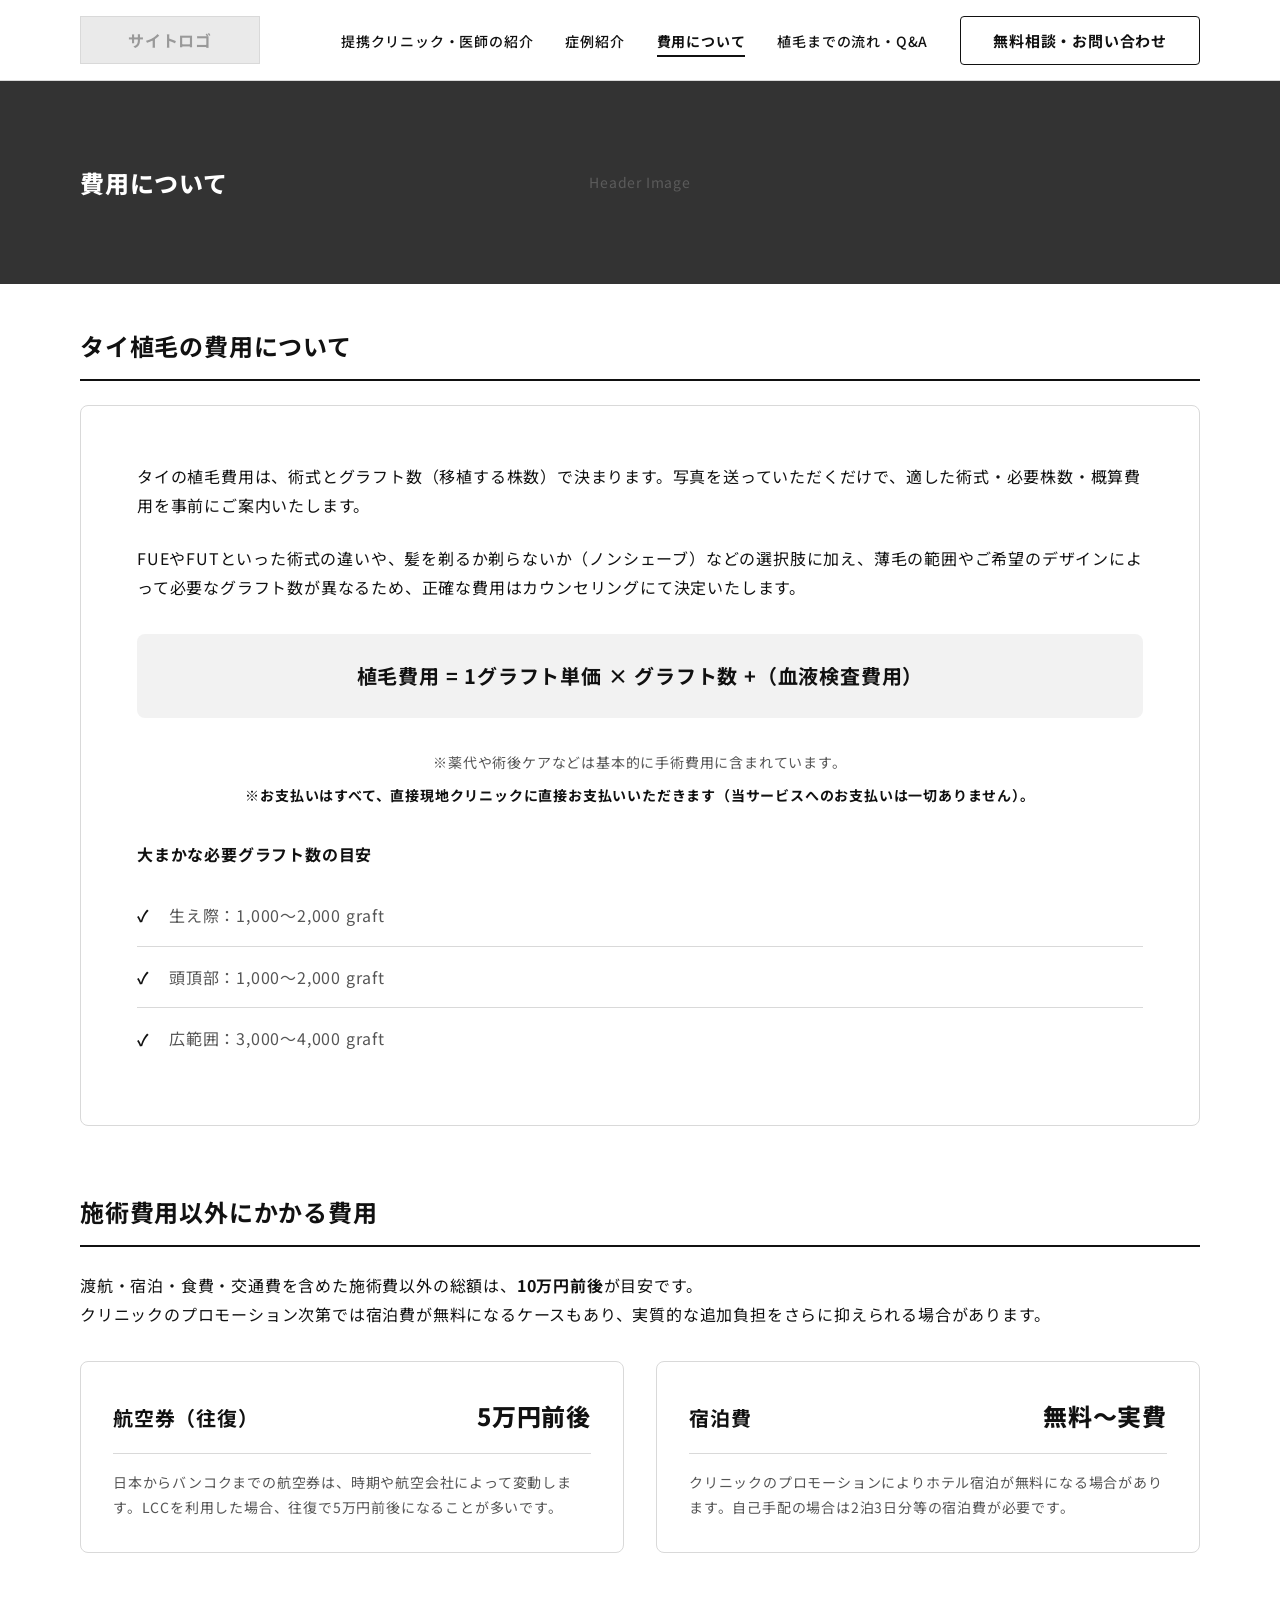
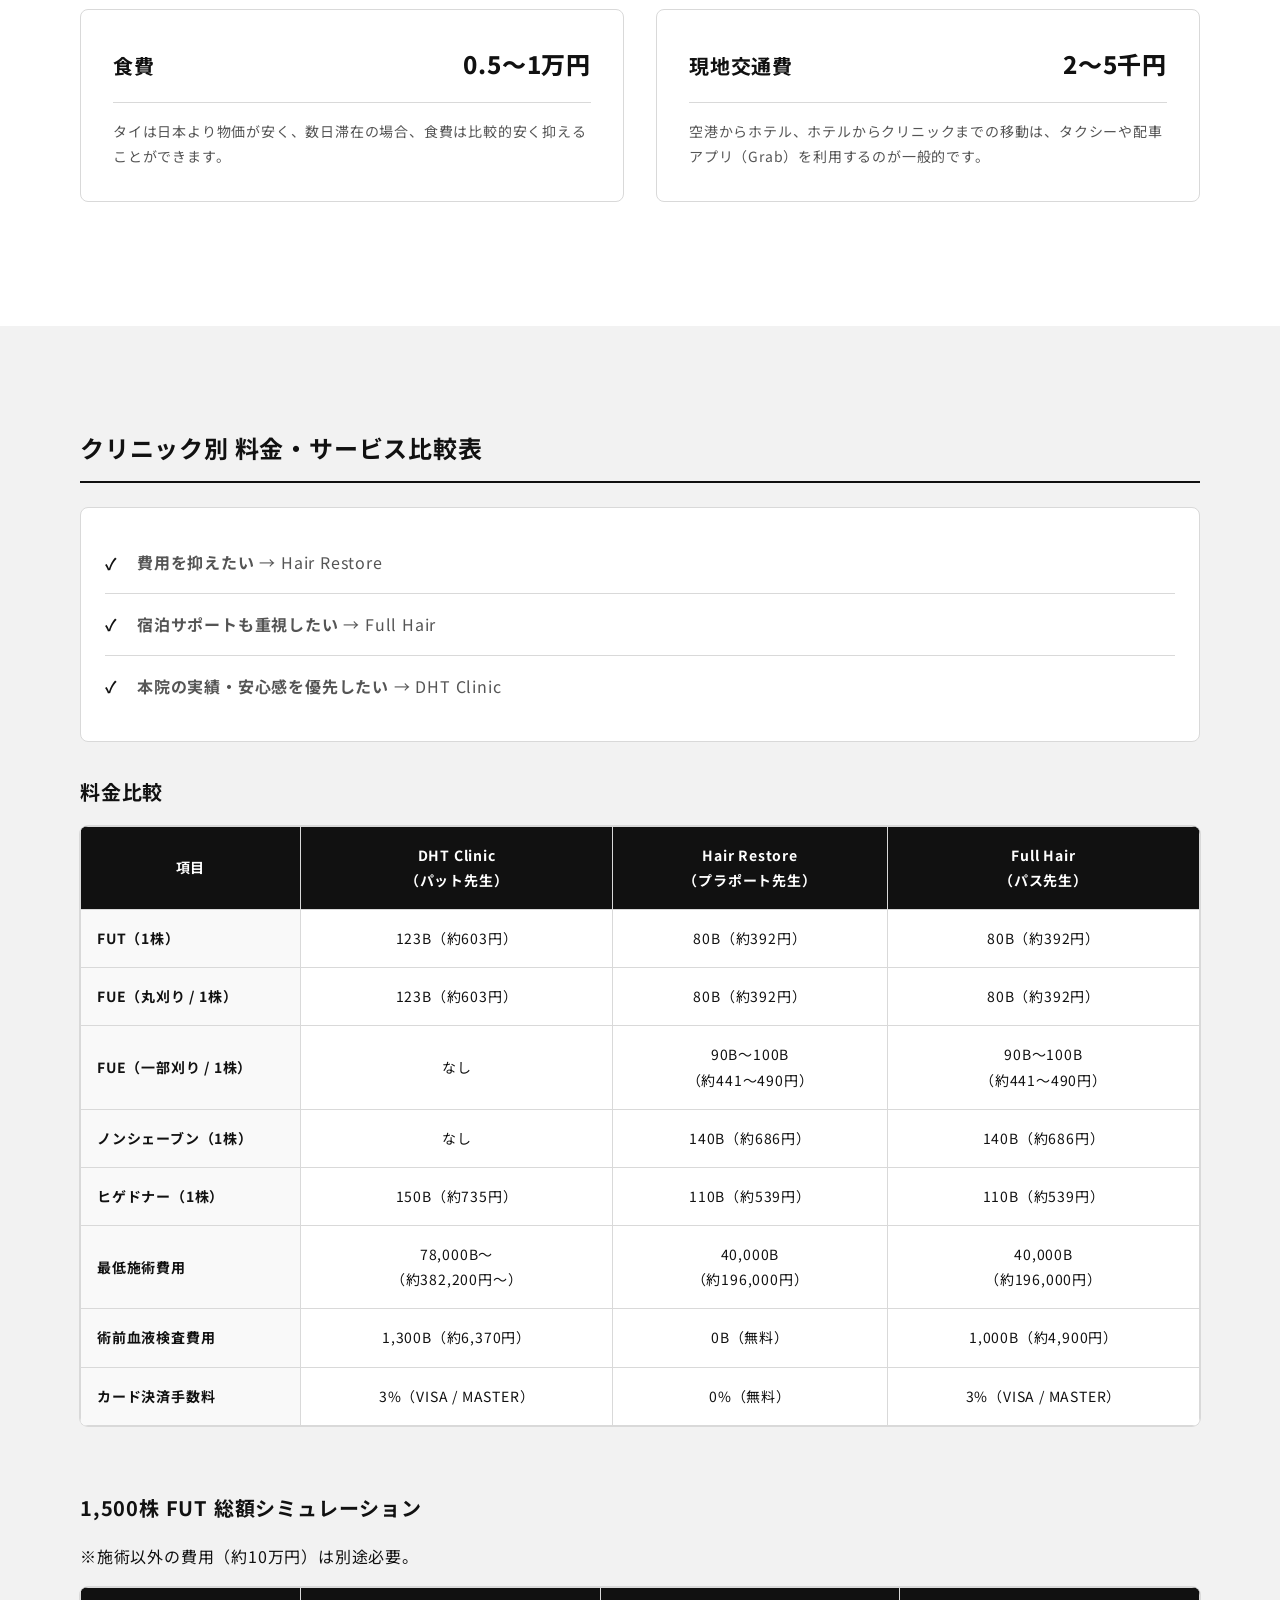
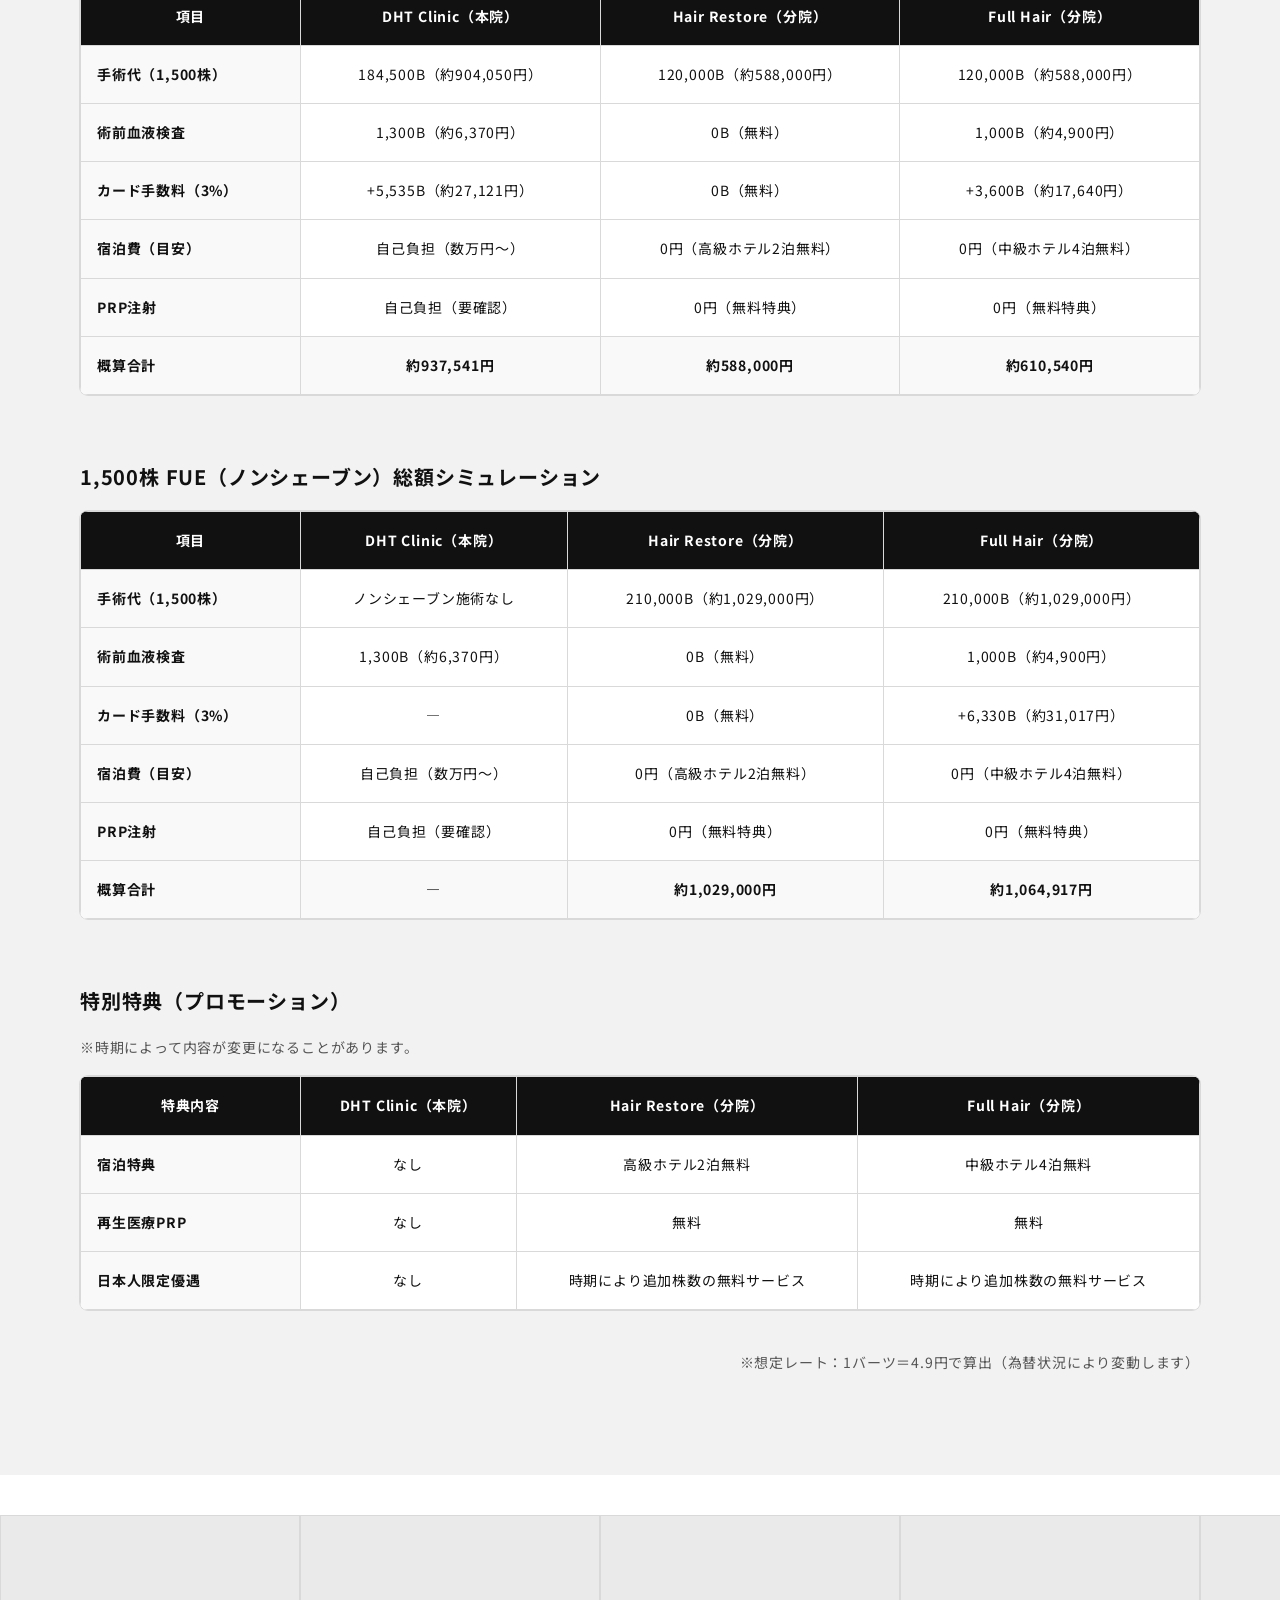
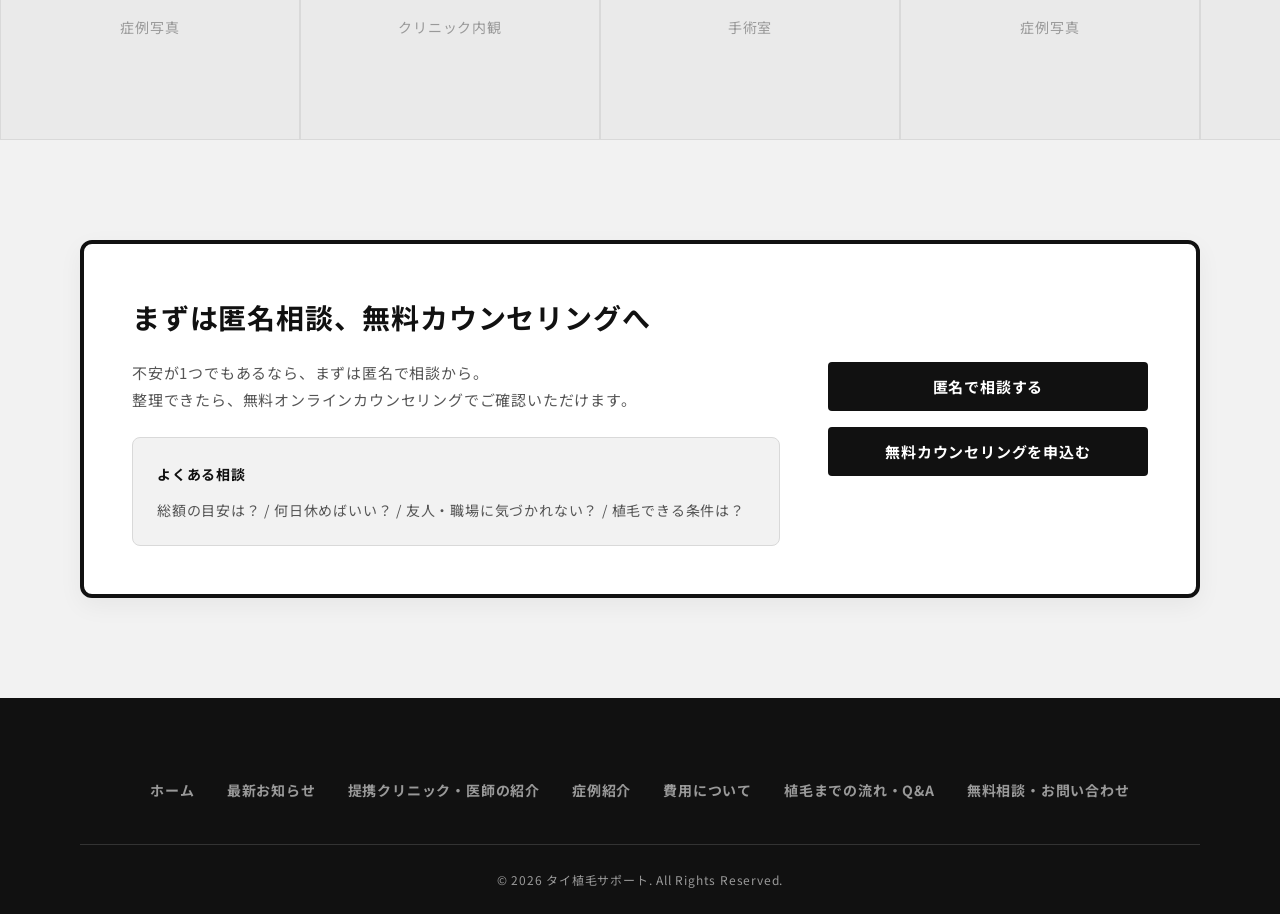
<file: price.html>
<!DOCTYPE html>
<html lang="ja">
<head>
    <meta charset="UTF-8">
    <meta name="viewport" content="width=device-width, initial-scale=1.0">
    <title>費用について - タイ植毛サポート</title>
    <link href="https://fonts.googleapis.com/css2?family=Noto+Sans+JP:wght@400;500;700;800&display=swap" rel="stylesheet">
    <link rel="stylesheet" href="./style.css">
    <style>
        .table-wrap { overflow-x: auto; margin-bottom: 40px; box-shadow: 0 0 0 1px var(--border-color); border-radius: 8px; }
        .price-table { width: 100%; border-collapse: collapse; min-width: 800px; background: #fff; }
        .price-table th, .price-table td { border: 1px solid var(--border-color); padding: 16px; font-size: 14px; text-align: center; }
        .price-table th { background: #111; color: #fff; font-weight: 700; }
        .price-table td:first-child { background: var(--bg-tertiary); font-weight: 700; text-align: left; width: 220px; }
        
        .expense-card { background: #fff; border: 1px solid var(--border-color); padding: 32px; border-radius: 8px; margin-bottom: 24px; }
        .expense-header { display: flex; align-items: baseline; justify-content: space-between; border-bottom: 1px solid var(--border-color); padding-bottom: 16px; margin-bottom: 16px; }
        .expense-title { font-size: 20px; font-weight: 700; }
        .expense-cost { font-size: 24px; font-weight: 800; color: #111; }
        
        .section-headline { font-size: 24px; font-weight: bold; margin-bottom: 24px; padding-bottom: 12px; border-bottom: 2px solid var(--text-primary); }
    </style>
</head>
<body>

    <!-- Header -->
    <header>
        <div class="container header-inner">
            <a href="index.html" class="logo-placeholder" style="text-decoration: none;">サイトロゴ</a>
            <nav>
                <ul class="nav-links">
                    <li><a href="clinics.html">提携クリニック・医師の紹介</a></li>
                    <li><a href="cases.html">症例紹介</a></li>
                    <li><a href="price.html" style="font-weight: 700; border-bottom: 2px solid var(--text-primary); padding-bottom: 4px;">費用について</a></li>
                    <li><a href="flow.html">植毛までの流れ・Q&A</a></li>
                </ul>
            </nav>
            <div class="header-cta">
                <a href="contact.html" class="btn btn-secondary">無料相談・お問い合わせ</a>
            </div>
        </div>
    </header>

        <!-- Page Header -->
    <div class="page-header">
        <div class="container">
            <h1 class="page-title">費用について</h1>
        </div>
    </div>

    <!-- 費用について -->
    <section class="section" style="padding-top: 40px;">
        <div class="container">
            <h2 class="section-headline">タイ植毛の費用について</h2>
            <div class="text-box" style="max-width: 100%; margin-bottom: 64px;">
                <p>タイの植毛費用は、術式とグラフト数（移植する株数）で決まります。写真を送っていただくだけで、適した術式・必要株数・概算費用を事前にご案内いたします。</p>
                <p>FUEやFUTといった術式の違いや、髪を剃るか剃らないか（ノンシェーブ）などの選択肢に加え、薄毛の範囲やご希望のデザインによって必要なグラフト数が異なるため、正確な費用はカウンセリングにて決定いたします。</p>
                
                <div style="background: var(--bg-secondary); padding: 24px; text-align: center; border-radius: 8px; margin: 32px 0; font-weight: bold; font-size: 20px;">
                    植毛費用 = 1グラフト単価 × グラフト数 +（血液検査費用）
                </div>
                <p style="text-align: center; font-size: 14px; color: var(--text-secondary); margin-bottom: 8px;">※薬代や術後ケアなどは基本的に手術費用に含まれています。</p>
                <p style="text-align: center; font-size: 14px; color: #111; font-weight: bold; margin-bottom: 32px;">※お支払いはすべて、直接現地クリニックに直接お支払いいただきます（当サービスへのお支払いは一切ありません）。</p>

                <h4 style="font-weight: bold; margin-bottom: 16px;">大まかな必要グラフト数の目安</h4>
                <ul class="check-list">
                    <li>生え際：1,000〜2,000 graft</li>
                    <li>頭頂部：1,000〜2,000 graft</li>
                    <li>広範囲：3,000〜4,000 graft</li>
                </ul>
            </div>

            <h2 class="section-headline">施術費用以外にかかる費用</h2>
            <p style="margin-bottom: 32px;">渡航・宿泊・食費・交通費を含めた施術費以外の総額は、<strong>10万円前後</strong>が目安です。<br>クリニックのプロモーション次第では宿泊費が無料になるケースもあり、実質的な追加負担をさらに抑えられる場合があります。</p>
            
            <div class="grid-2">
                <div class="expense-card">
                    <div class="expense-header">
                        <span class="expense-title">航空券（往復）</span>
                        <span class="expense-cost">5万円前後</span>
                    </div>
                    <p style="font-size: 14px; color: var(--text-secondary);">日本からバンコクまでの航空券は、時期や航空会社によって変動します。LCCを利用した場合、往復で5万円前後になることが多いです。</p>
                </div>
                <div class="expense-card">
                    <div class="expense-header">
                        <span class="expense-title">宿泊費</span>
                        <span class="expense-cost">無料〜実費</span>
                    </div>
                    <p style="font-size: 14px; color: var(--text-secondary);">クリニックのプロモーションによりホテル宿泊が無料になる場合があります。自己手配の場合は2泊3日分等の宿泊費が必要です。</p>
                </div>
                <div class="expense-card">
                    <div class="expense-header">
                        <span class="expense-title">食費</span>
                        <span class="expense-cost">0.5〜1万円</span>
                    </div>
                    <p style="font-size: 14px; color: var(--text-secondary);">タイは日本より物価が安く、数日滞在の場合、食費は比較的安く抑えることができます。</p>
                </div>
                <div class="expense-card">
                    <div class="expense-header">
                        <span class="expense-title">現地交通費</span>
                        <span class="expense-cost">2〜5千円</span>
                    </div>
                    <p style="font-size: 14px; color: var(--text-secondary);">空港からホテル、ホテルからクリニックまでの移動は、タクシーや配車アプリ（Grab）を利用するのが一般的です。</p>
                </div>
            </div>
        </div>
    </section>

    <!-- 比較表 -->
    <section class="section section-bg">
        <div class="container">
            <h2 class="section-headline">クリニック別 料金・サービス比較表</h2>
            
            <div style="margin-bottom: 32px; background: #fff; padding: 24px; border-radius: 8px; border: 1px solid var(--border-color);">
                <ul class="check-list" style="margin-bottom: 0;">
                    <li><strong>費用を抑えたい</strong> → Hair Restore</li>
                    <li><strong>宿泊サポートも重視したい</strong> → Full Hair</li>
                    <li><strong>本院の実績・安心感を優先したい</strong> → DHT Clinic</li>
                </ul>
            </div>

            <h3 style="font-size: 20px; font-weight: bold; margin-bottom: 16px;">料金比較</h3>
            <div class="table-wrap">
                <table class="price-table">
                    <thead>
                        <tr>
                            <th>項目</th>
                            <th>DHT Clinic<br>（パット先生）</th>
                            <th>Hair Restore<br>（プラポート先生）</th>
                            <th>Full Hair<br>（パス先生）</th>
                        </tr>
                    </thead>
                    <tbody>
                        <tr><td>FUT（1株）</td><td>123B（約603円）</td><td>80B（約392円）</td><td>80B（約392円）</td></tr>
                        <tr><td>FUE（丸刈り / 1株）</td><td>123B（約603円）</td><td>80B（約392円）</td><td>80B（約392円）</td></tr>
                        <tr><td>FUE（一部刈り / 1株）</td><td>なし</td><td>90B〜100B<br>（約441〜490円）</td><td>90B〜100B<br>（約441〜490円）</td></tr>
                        <tr><td>ノンシェーブン（1株）</td><td>なし</td><td>140B（約686円）</td><td>140B（約686円）</td></tr>
                        <tr><td>ヒゲドナー（1株）</td><td>150B（約735円）</td><td>110B（約539円）</td><td>110B（約539円）</td></tr>
                        <tr><td>最低施術費用</td><td>78,000B〜<br>（約382,200円〜）</td><td>40,000B<br>（約196,000円）</td><td>40,000B<br>（約196,000円）</td></tr>
                        <tr><td>術前血液検査費用</td><td>1,300B（約6,370円）</td><td>0B（無料）</td><td>1,000B（約4,900円）</td></tr>
                        <tr><td>カード決済手数料</td><td>3%（VISA / MASTER）</td><td>0%（無料）</td><td>3%（VISA / MASTER）</td></tr>
                    </tbody>
                </table>
            </div>

            <h3 style="font-size: 20px; font-weight: bold; margin-top: 64px; margin-bottom: 16px;">1,500株 FUT 総額シミュレーション</h3>
            <p style="margin-bottom: 16px;">※施術以外の費用（約10万円）は別途必要。</p>
            <div class="table-wrap">
                <table class="price-table">
                    <thead>
                        <tr>
                            <th>項目</th>
                            <th>DHT Clinic（本院）</th>
                            <th>Hair Restore（分院）</th>
                            <th>Full Hair（分院）</th>
                        </tr>
                    </thead>
                    <tbody>
                        <tr><td>手術代（1,500株）</td><td>184,500B（約904,050円）</td><td>120,000B（約588,000円）</td><td>120,000B（約588,000円）</td></tr>
                        <tr><td>術前血液検査</td><td>1,300B（約6,370円）</td><td>0B（無料）</td><td>1,000B（約4,900円）</td></tr>
                        <tr><td>カード手数料（3%）</td><td>+5,535B（約27,121円）</td><td>0B（無料）</td><td>+3,600B（約17,640円）</td></tr>
                        <tr><td>宿泊費（目安）</td><td>自己負担（数万円〜）</td><td>0円（高級ホテル2泊無料）</td><td>0円（中級ホテル4泊無料）</td></tr>
                        <tr><td>PRP注射</td><td>自己負担（要確認）</td><td>0円（無料特典）</td><td>0円（無料特典）</td></tr>
                        <tr style="background: var(--bg-tertiary); font-weight: bold;"><td>概算合計</td><td>約937,541円</td><td>約588,000円</td><td>約610,540円</td></tr>
                    </tbody>
                </table>
            </div>

            <h3 style="font-size: 20px; font-weight: bold; margin-top: 64px; margin-bottom: 16px;">1,500株 FUE（ノンシェーブン）総額シミュレーション</h3>
            <div class="table-wrap">
                <table class="price-table">
                    <thead>
                        <tr>
                            <th>項目</th>
                            <th>DHT Clinic（本院）</th>
                            <th>Hair Restore（分院）</th>
                            <th>Full Hair（分院）</th>
                        </tr>
                    </thead>
                    <tbody>
                        <tr><td>手術代（1,500株）</td><td>ノンシェーブン施術なし</td><td>210,000B（約1,029,000円）</td><td>210,000B（約1,029,000円）</td></tr>
                        <tr><td>術前血液検査</td><td>1,300B（約6,370円）</td><td>0B（無料）</td><td>1,000B（約4,900円）</td></tr>
                        <tr><td>カード手数料（3%）</td><td>―</td><td>0B（無料）</td><td>+6,330B（約31,017円）</td></tr>
                        <tr><td>宿泊費（目安）</td><td>自己負担（数万円〜）</td><td>0円（高級ホテル2泊無料）</td><td>0円（中級ホテル4泊無料）</td></tr>
                        <tr><td>PRP注射</td><td>自己負担（要確認）</td><td>0円（無料特典）</td><td>0円（無料特典）</td></tr>
                        <tr style="background: var(--bg-tertiary); font-weight: bold;"><td>概算合計</td><td>―</td><td>約1,029,000円</td><td>約1,064,917円</td></tr>
                    </tbody>
                </table>
            </div>

            <h3 style="font-size: 20px; font-weight: bold; margin-top: 64px; margin-bottom: 16px;">特別特典（プロモーション）</h3>
            <p style="margin-bottom: 16px; font-size: 14px; color: var(--text-secondary);">※時期によって内容が変更になることがあります。</p>
            <div class="table-wrap">
                <table class="price-table">
                    <thead>
                        <tr>
                            <th>特典内容</th>
                            <th>DHT Clinic（本院）</th>
                            <th>Hair Restore（分院）</th>
                            <th>Full Hair（分院）</th>
                        </tr>
                    </thead>
                    <tbody>
                        <tr><td>宿泊特典</td><td>なし</td><td>高級ホテル2泊無料</td><td>中級ホテル4泊無料</td></tr>
                        <tr><td>再生医療PRP</td><td>なし</td><td>無料</td><td>無料</td></tr>
                        <tr><td>日本人限定優遇</td><td>なし</td><td>時期により追加株数の無料サービス</td><td>時期により追加株数の無料サービス</td></tr>
                    </tbody>
                </table>
            </div>
            <p style="margin-top: 16px; font-size: 14px; color: var(--text-secondary); text-align: right;">
                ※想定レート：1バーツ＝4.9円で算出（為替状況により変動します）
            </p>
        </div>
    </section>

    <!-- 無限スライダー -->
    <div class="marquee-wrapper">
        <div class="marquee-content">
            <div class="marquee-item">症例写真</div>
            <div class="marquee-item">クリニック内観</div>
            <div class="marquee-item">手術室</div>
            <div class="marquee-item">症例写真</div>
            <div class="marquee-item">クリニック内観</div>
            <div class="marquee-item">手術室</div>
            <div class="marquee-item">症例写真</div>
            <div class="marquee-item">クリニック内観</div>
            <!-- Duplicate for seamless loop -->
            <div class="marquee-item">症例写真</div>
            <div class="marquee-item">クリニック内観</div>
            <div class="marquee-item">手術室</div>
            <div class="marquee-item">症例写真</div>
            <div class="marquee-item">クリニック内観</div>
            <div class="marquee-item">手術室</div>
            <div class="marquee-item">症例写真</div>
            <div class="marquee-item">クリニック内観</div>
        </div>
    </div>

    <!-- CTA: まずは匿名相談、無料カウンセリングへ -->
    <section class="section section-bg">

        <div class="container">
            <div class="cta-box">
                <div class="cta-col-text">
                    <h2 class="cta-title">まずは匿名相談、無料カウンセリングへ</h2>
                    <p class="cta-text">
                        不安が1つでもあるなら、まずは匿名で相談から。<br>
                        整理できたら、無料オンラインカウンセリングでご確認いただけます。
                    </p>
                    
                    <div class="cta-points">
                        <p>よくある相談</p>
                        <p class="cta-slash-list">総額の目安は？ / 何日休めばいい？ / 友人・職場に気づかれない？ / 植毛できる条件は？</p>
                    </div>
                </div>

                <div class="cta-col-btns">
                    <div class="cta-buttons-vertical">
                        <a href="contact.html" class="btn btn-line">匿名で相談する</a>
                        <a href="contact.html" class="btn btn-primary">無料カウンセリングを申込む</a>
                    </div>
                </div>
            </div>
        </div>
    </section>

    <!-- Footer -->
    <footer>
        <div class="container">
            <div class="footer-inner" style="flex-direction: column; align-items: center; text-align: center; margin-bottom: 40px; gap: 40px;">
                <nav class="footer-nav-horizontal">
                    <a href="index.html">ホーム</a>
                    <a href="news.html">最新お知らせ</a>
                    <a href="clinics.html">提携クリニック・医師の紹介</a>
                    <a href="cases.html">症例紹介</a>
                    <a href="price.html">費用について</a>
                    <a href="flow.html">植毛までの流れ・Q&A</a>
                    <a href="contact.html">無料相談・お問い合わせ</a>
                </nav>
            </div>
            <div class="copyright">
                &copy; 2026 タイ植毛サポート. All Rights Reserved.
            </div>
        </div>
    </footer>

</body>
</html>
</file>
<file: style.css>
/* style.css */
:root {
  --bg-primary: #FFFFFF;
  --bg-secondary: #F2F2F2;
  --bg-tertiary: #F9F9F9;
  --border-color: #D9D9D9;
  --text-primary: #111111;
  --text-secondary: #555555;
  --text-light: #999999;
  --placeholder-bg: #EAEAEA;
  --font-family: 'Noto Sans JP', -apple-system, BlinkMacSystemFont, "Segoe UI", Roboto, "Helvetica Neue", Arial, sans-serif;
  --max-width: 1200px;
}

* {
  box-sizing: border-box;
  margin: 0;
  padding: 0;
}

body {
  font-family: var(--font-family);
  color: var(--text-primary);
  background-color: var(--bg-primary);
  line-height: 1.8;
  letter-spacing: 0.05em;
  -webkit-font-smoothing: antialiased;
}

/* Layout Utilities */
.container {
  max-width: var(--max-width);
  margin: 0 auto;
  padding: 0 40px;
}

.section {
  padding: 100px 0;
}

.section-bg {
  background-color: var(--bg-secondary);
}

/* Page Header (Sub-pages Hero) */
.page-header {
  background: #333;
  color: #fff;
  padding: 80px 0;
  position: relative;
}

.page-header::after {
  content: "Header Image";
  position: absolute;
  top: 50%;
  left: 50%;
  transform: translate(-50%, -50%);
  font-size: 14px;
  color: rgba(255,255,255,0.2);
  pointer-events: none;
}

.page-header .page-title {
  font-size: 24px;
  font-weight: 800;
  margin: 0;
  position: relative;
  z-index: 2;
}

.section-title {
  text-align: center;
  font-size: 24px;
  font-weight: 700;
  margin-bottom: 48px;
}

.section-lead {
  text-align: center;
  font-size: 16px;
  color: var(--text-secondary);
  margin-bottom: 48px;
  max-width: 800px;
  margin-left: auto;
  margin-right: auto;
}

/* Header */
header {
  border-bottom: 1px solid var(--border-color);
  background: var(--bg-primary);
  position: sticky;
  top: 0;
  z-index: 100;
}

.header-inner {
  display: flex;
  justify-content: space-between;
  align-items: center;
  height: 80px;
}

.logo-placeholder {
  width: 180px;
  height: 48px;
  background: var(--placeholder-bg);
  display: flex;
  align-items: center;
  justify-content: center;
  font-weight: 700;
  color: var(--text-light);
  border: 1px solid var(--border-color);
  margin-right: auto;
}

.nav-links {
  display: flex;
  gap: 32px;
  list-style: none;
  margin-right: 32px;
}

.nav-links a {
  text-decoration: none;
  color: var(--text-primary);
  font-weight: 500;
  font-size: 14px;
  transition: opacity 0.2s;
}

.nav-links a:hover {
  opacity: 0.6;
}

.header-cta {
  display: flex;
  gap: 16px;
}

/* Buttons */
.btn {
  display: inline-flex;
  align-items: center;
  justify-content: center;
  padding: 16px 32px;
  border-radius: 4px;
  text-decoration: none;
  font-weight: 700;
  font-size: 15px;
  transition: all 0.2s;
  cursor: pointer;
  border: 1px solid transparent;
  line-height: 1;
}

.btn:hover {
  opacity: 0.8;
  transform: translateY(-2px);
}

.btn-primary {
  background-color: var(--text-primary);
  color: var(--bg-primary);
}

.btn-secondary {
  background-color: var(--bg-primary);
  border-color: var(--text-primary);
  color: var(--text-primary);
}

.btn-line {
  background-color: #111; /* Mono representation of LINE */
  color: #FFF;
}

/* FV Section */
.fv {
  background-color: var(--bg-tertiary);
  padding: 100px 0;
}

.fv-inner {
  display: flex;
  gap: 64px;
  align-items: center;
}

.fv-content {
  flex: 1.2;
}

.fv-title {
  font-size: 36px;
  line-height: 1.6;
  margin-bottom: 24px;
  font-weight: 700;
}

.fv-desc {
  font-size: 16px;
  color: var(--text-secondary);
  margin-bottom: 40px;
}

.fv-ctas {
  display: flex;
  gap: 16px;
  align-items: center;
  flex-wrap: wrap;
}

.fv-image {
  width: 480px;
  flex: 0 0 480px;
  height: 480px;
  background: var(--placeholder-bg);
  border: 1px solid var(--border-color);
  display: flex;
  align-items: center;
  justify-content: center;
  color: var(--text-light);
  position: relative;
}

.fv-image::after {
  content: 'Image Placeholder (Hero)';
}

/* Text Box chunk (SWELL style) */
.text-box {
  background: var(--bg-primary);
  border: 1px solid var(--border-color);
  padding: 56px;
  border-radius: 8px;
  max-width: 900px;
  margin: 0 auto;
}

.text-box p {
  margin-bottom: 24px;
}

.text-box p:last-child {
  margin-bottom: 0;
}

/* Grids */
.grid-2 {
  display: grid;
  grid-template-columns: repeat(2, 1fr);
  gap: 32px;
}

.grid-3 {
  display: grid;
  grid-template-columns: repeat(3, 1fr);
  gap: 32px;
}

/* Reason Cards Layout (Feature Item) */
.reason-box {
  background: var(--bg-primary);
  border: 1px solid var(--border-color);
  padding: 40px;
  border-radius: 8px;
}

.reason-title {
  font-size: 20px;
  font-weight: 700;
  margin-bottom: 24px;
  display: flex;
  align-items: center;
  gap: 12px;
}

.reason-title::before {
  content: '';
  display: block;
  width: 4px;
  height: 24px;
  background: var(--text-primary);
}

.reason-text {
  font-size: 15px;
  color: var(--text-secondary);
}

.reason-note {
  font-size: 13px;
  color: var(--text-light);
  margin-top: 16px;
  display: block;
}

/* Feature Cards (タイ植毛の特徴) */
.feature-card {
  background: var(--bg-primary);
  border: 1px solid var(--border-color);
  border-radius: 8px;
  overflow: hidden;
  padding: 40px 24px;
}

.feature-header {
  display: flex;
  align-items: center;
  gap: 16px;
  margin-bottom: 16px;
}

.feature-number {
  font-size: 32px;
  font-weight: 800;
  color: var(--text-light);
  line-height: 1;
  opacity: 0.5;
  margin-bottom: 0;
}

.feature-title {
  font-size: 20px;
  font-weight: 700;
  margin-bottom: 0;
  line-height: 1.4;
}

.feature-text {
  font-size: 14px;
  color: var(--text-secondary);
  text-align: left;
}

/* Standard Cards (お知らせ、誘導) */
.card {
  background: var(--bg-primary);
  border: 1px solid var(--border-color);
  border-radius: 8px;
  overflow: hidden;
  display: flex;
  flex-direction: column;
  transition: box-shadow 0.2s;
  text-decoration: none;
  color: inherit;
}

.card:hover {
  box-shadow: 0 4px 12px rgba(0,0,0,0.05);
}

.card-image {
  height: 200px;
  background: var(--placeholder-bg);
  border-bottom: 1px solid var(--border-color);
  display: flex;
  align-items: center;
  justify-content: center;
  color: var(--text-light);
}

.card-content {
  padding: 24px;
  flex: 1;
}

.card-meta {
  font-size: 13px;
  color: var(--text-light);
  margin-bottom: 12px;
}

.card-title {
  font-size: 18px;
  margin-bottom: 16px;
  font-weight: 700;
  line-height: 1.5;
}

.card-text {
  color: var(--text-secondary);
  font-size: 14px;
}

/* News List */
.news-list {
  list-style: none;
  max-width: 800px;
  margin: 0 auto;
}

.news-list li {
  border-bottom: 1px solid var(--border-color);
}

.news-list li:first-child {
  border-top: 1px solid var(--border-color);
}

.news-list a {
  display: flex;
  flex-direction: column;
  padding: 24px 16px;
  text-decoration: none;
  color: var(--text-primary);
  transition: background-color 0.2s;
}

.news-list a:hover {
  background-color: var(--bg-tertiary);
}

.news-date {
  font-weight: 500;
  color: var(--text-secondary);
  font-size: 14px;
  margin-bottom: 8px;
  flex-shrink: 0;
}

.news-title {
  font-weight: 500;
  font-size: 15px;
  line-height: 1.5;
}

@media (min-width: 600px) {
  .news-list a {
    flex-direction: row;
    align-items: center;
    gap: 32px;
  }
  .news-date {
    margin-bottom: 0;
    width: 100px;
  }
}

/* List Box */
.list-box {
  background: var(--bg-primary);
  border: 1px solid var(--border-color);
  padding: 40px;
  border-radius: 8px;
}

.check-list {
  list-style: none;
}

.check-list li {
  padding: 16px 0;
  border-bottom: 1px solid var(--border-color);
  position: relative;
  padding-left: 32px;
  font-size: 16px;
  color: var(--text-secondary);
}

.check-list li:last-child {
  border-bottom: none;
}

.check-list li::before {
  content: '✓';
  position: absolute;
  left: 0;
  top: 50%;
  transform: translateY(-50%);
  font-weight: bold;
  color: var(--text-primary);
  line-height: 1;
}

/* Call To Action Box */
.cta-box {
  background: var(--bg-primary);
  border: 4px solid var(--text-primary);
  color: var(--text-primary);
  padding: 48px;
  border-radius: 12px;
  display: flex;
  align-items: center;
  gap: 48px;
  text-align: left;
  box-shadow: 0 8px 24px rgba(0,0,0,0.05);
}

.cta-col-text {
  flex: 1;
}

.cta-col-btns {
  width: 320px;
  flex-shrink: 0;
}

.cta-title {
  font-size: 28px;
  font-weight: 700;
  margin-bottom: 16px;
  color: var(--text-primary);
}

.cta-text {
  font-size: 15px;
  color: var(--text-secondary);
  margin-bottom: 24px;
}

.cta-points {
  background: var(--bg-secondary);
  border: 1px solid var(--border-color);
  padding: 24px;
  border-radius: 8px;
  margin: 0;
}

.cta-points p {
  color: var(--text-primary);
  font-weight: bold;
  margin-bottom: 12px;
  font-size: 14px;
}

.cta-points p.cta-slash-list {
  color: var(--text-secondary);
  font-weight: normal;
  margin-bottom: 0;
  line-height: 1.6;
}

.cta-buttons-vertical {
  display: flex;
  flex-direction: column;
  gap: 16px;
}

.cta-buttons-vertical .btn {
  width: 100%;
}


/* Footer */
footer {
  background: var(--text-primary);
  color: var(--bg-secondary);
  padding: 80px 0 24px;
}

.footer-inner {
  display: flex;
  justify-content: space-between;
  margin-bottom: 64px;
}

.footer-nav-horizontal {
  display: flex;
  gap: 32px;
  justify-content: center;
  flex-wrap: wrap;
}

.footer-nav-horizontal a {
  color: var(--text-light);
  text-decoration: none;
  font-size: 14px;
  transition: color 0.2s;
  font-weight: bold;
}

.footer-nav-horizontal a:hover {
  text-decoration: underline;
}

/* Infinite Marquee Slider */
.marquee-wrapper {
  overflow: hidden;
  width: 100%;
  padding: 40px 0 0 0;
}
.marquee-content {
  display: flex;
  gap: 0;
  animation: marquee 25s linear infinite;
  width: max-content;
}
@keyframes marquee {
  0% { transform: translateX(0); }
  100% { transform: translateX(-50%); }
}
.marquee-item {
  width: 300px;
  aspect-ratio: 4 / 3;
  background: var(--placeholder-bg);
  border: 1px solid var(--border-color);
  display: flex;
  align-items: center;
  justify-content: center;
  color: var(--text-light);
  flex-shrink: 0;
  font-size: 14px;
}

.copyright {
  text-align: center;
  color: var(--text-light);
  border-top: 1px solid #333;
  padding-top: 24px;
  font-size: 12px;
}

/* Reason Images */
.reason-image {
  background: var(--placeholder-bg);
  aspect-ratio: 16 / 9;
  margin-bottom: 24px;
  display: flex;
  align-items: center;
  justify-content: center;
  color: var(--text-light);
  border-radius: 4px;
  border: 1px solid var(--border-color);
  width: 100%;
}

/* Anxiety Boxes */
.anxiety-box {
  background: #fff;
  border: 1px solid var(--border-color);
  border-radius: 8px;
  padding: 24px;
  display: flex;
  align-items: flex-start;
  gap: 16px;
}
.anxiety-icon {
  width: 32px;
  height: 32px;
  background: var(--text-primary);
  color: #fff;
  border-radius: 50%;
  display: flex;
  align-items: center;
  justify-content: center;
  font-weight: bold;
  flex-shrink: 0;
}
.anxiety-text {
  font-size: 15px;
  line-height: 1.6;
}

/* Banner Cards */
.banner-card {
  position: relative;
  display: block;
  border-radius: 8px;
  overflow: hidden;
  text-decoration: none;
  color: #fff;
  height: 240px;
}
.banner-bg {
  position: absolute;
  top: 0; left: 0; right: 0; bottom: 0;
  background: #999;
  display: flex;
  align-items: center;
  justify-content: center;
  color: rgba(255,255,255,0.5);
  z-index: 1;
}
.banner-overlay {
  position: absolute;
  top: 0; left: 0; right: 0; bottom: 0;
  background: rgba(0,0,0,0.4);
  z-index: 2;
  transition: background 0.3s;
}
.banner-card:hover .banner-overlay {
  background: rgba(0,0,0,0.3);
}
.banner-content {
  position: relative;
  z-index: 3;
  padding: 32px;
  height: 100%;
  display: flex;
  flex-direction: column;
  justify-content: center;
  text-align: center;
}
.banner-title {
  font-size: 20px;
  font-weight: bold;
  margin-bottom: 12px;
  color: #fff;
  white-space: nowrap;
}
.banner-text {
  font-size: 14px;
  line-height: 1.5;
  color: rgba(255,255,255,0.9);
}
</file>
